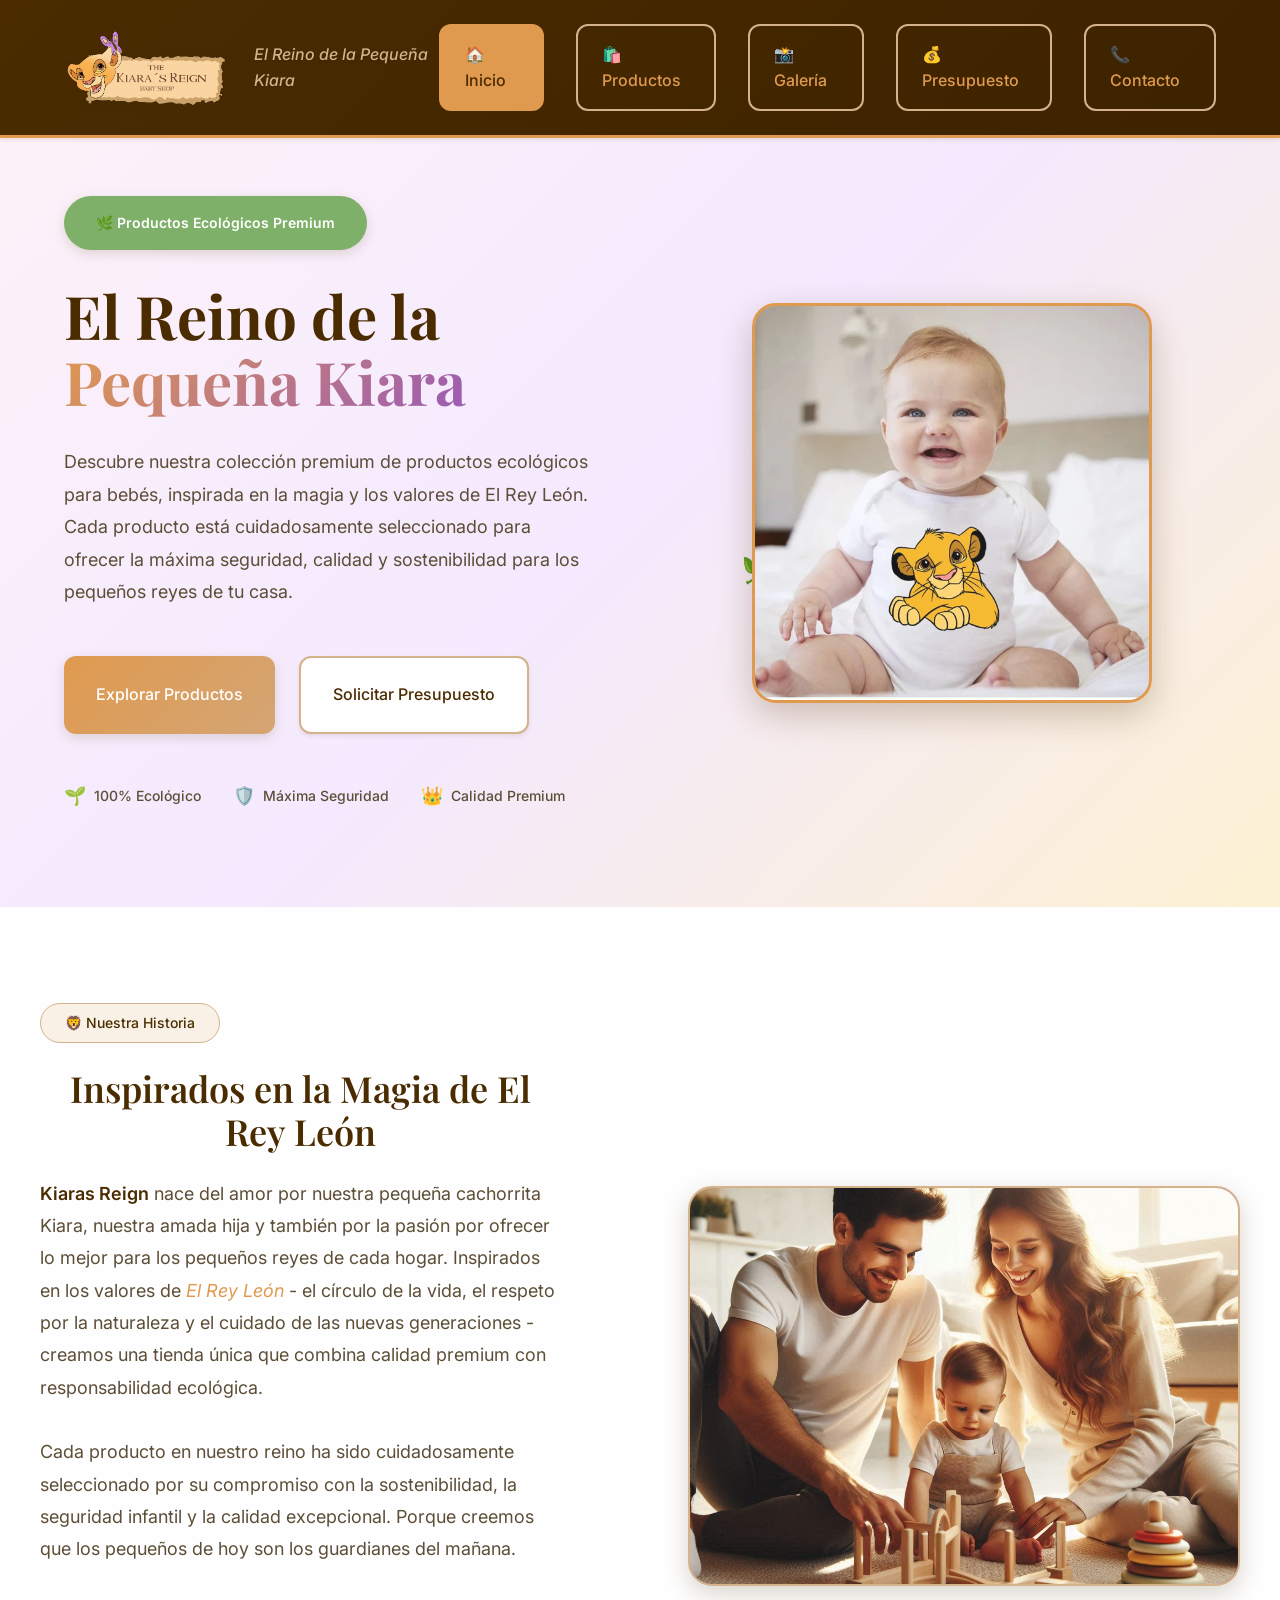
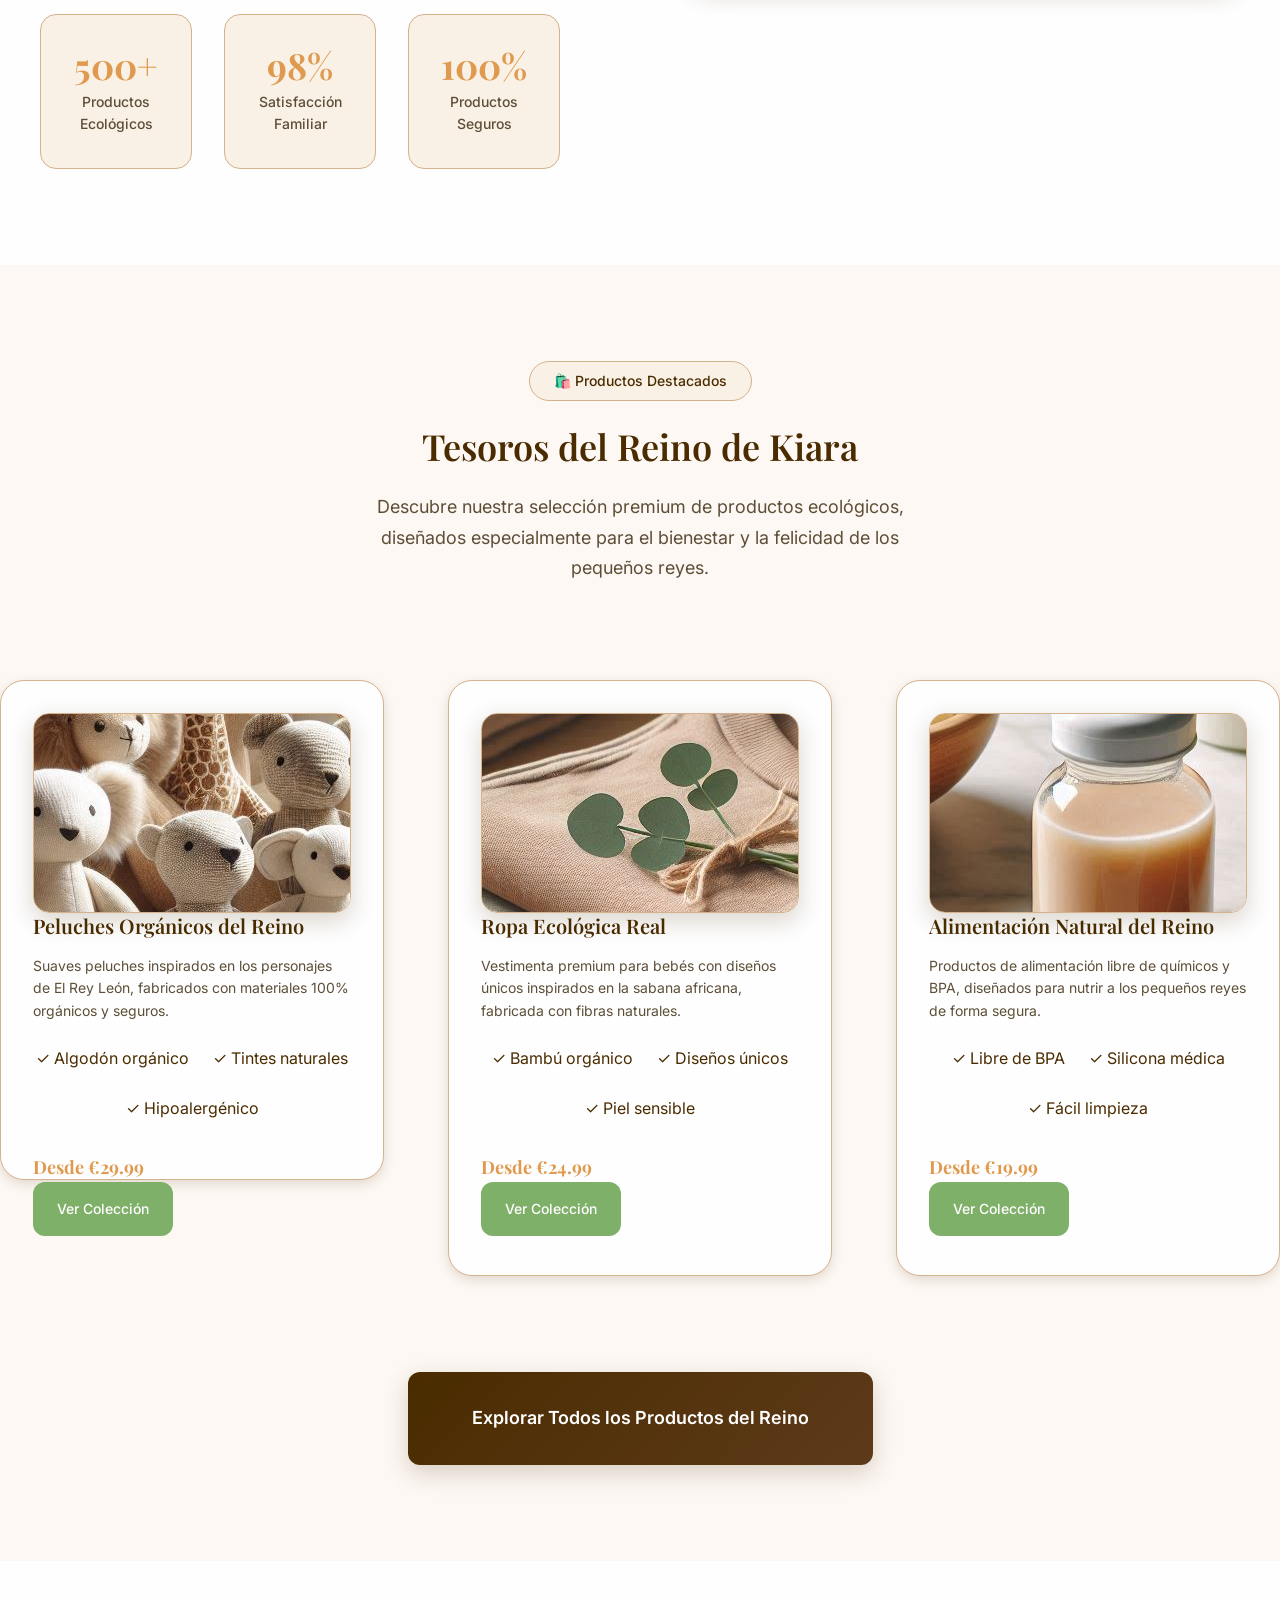
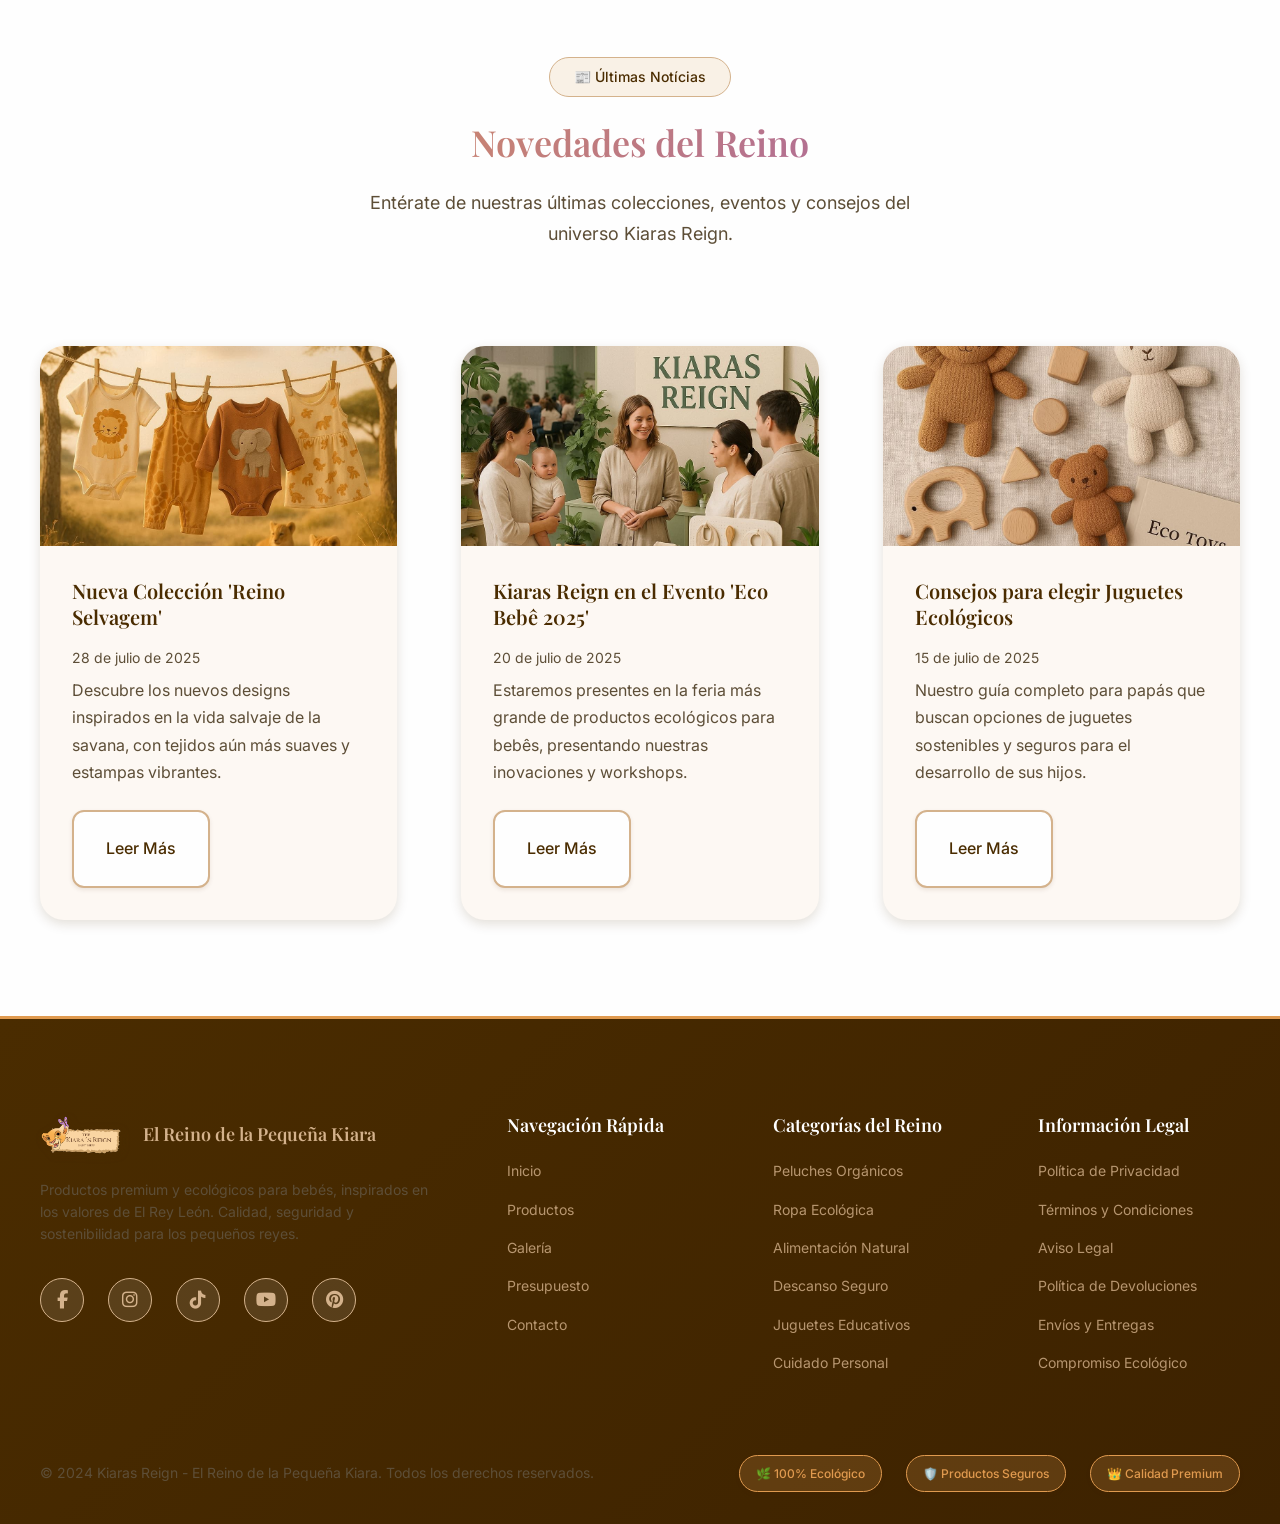
<file: index.html>
<!DOCTYPE html>
<html lang="es">
<head>
    <meta charset="UTF-8">
    <meta name="viewport" content="width=device-width, initial-scale=1.0">
    <title>Kiaras Reign - Tienda Premium de Productos para Bebés | El Reino de la Pequeña Kiara</title>
    <meta name="description" content="Kiaras Reign - Tienda premium de productos ecológicos para bebés inspirada en El Rey León. Calidad, seguridad y sostenibilidad para los pequeños reyes de la casa.">
    <meta name="keywords" content="productos bebés, ecológico, sostenible, Rey León, Kiara, premium, seguridad infantil, productos naturales">
    <meta name="author" content="Kiaras Reign Baby Shop">
    <meta name="robots" content="index, follow">
    
    <!-- Open Graph -->
    <meta property="og:title" content="Kiaras Reign - El Reino de la Pequeña Kiara">
    <meta property="og:description" content="Productos premium y ecológicos para bebés inspirados en El Rey León">
    <meta property="og:type" content="website">
    <meta property="og:url" content="https://kiarasreign.com">
    <meta property="og:image" content="https://kiarasreign.com/images/og-kiara.jpg">
    
    <link rel="canonical" href="https://kiarasreign.com">
    <link rel="stylesheet" href="css/style.css">
    <link rel="preconnect" href="https://fonts.googleapis.com">
    <link rel="preconnect" href="https://fonts.gstatic.com" crossorigin>
    <link href="https://fonts.googleapis.com/css2?family=Playfair+Display:wght@400;600;700&family=Inter:wght@300;400;500;600&display=swap" rel="stylesheet">

    <!-- Iconos -->
     <link rel="stylesheet" href="https://cdnjs.cloudflare.com/ajax/libs/font-awesome/6.5.2/css/all.min.css" integrity="sha512-SnH5WK+bZxgPHs44uWIX+LLJAJ9/2PkPKZ5QiAj6Ta86w+fsb2TkcmfRyVX3pBnMFcV7oQPJkl9QevSCWr3W6A==" crossorigin="anonymous" referrerpolicy="no-referrer" >
</head>
<body>
    <!-- Header Principal -->
    <header class="main-header">
        <nav class="navbar">
            <div class="nav-container">
                <div class="logo">
  <div class="logo-icon">
    <img src="images/logo.png" alt="Kiaras Reign - El Reino de la Pequeña Kiara" width="1241" height="570" class="logo-image"> 
  </div>
  <div class="logo-text">
    <span class="tagline">El Reino de la Pequeña Kiara</span>
  </div>
</div>

                <ul class="nav-menu">
                    <li><a href="index.html" class="nav-link active">🏠 Inicio</a></li>
                    <li><a href="views/productos.html" class="nav-link">🛍️ Productos</a></li>
                    <li><a href="views/galeria.html" class="nav-link">📸 Galería</a></li>   
                    <li><a href="views/presupuesto.html" class="nav-link">💰 Presupuesto</a></li>
                    <li><a href="views/contacto.html" class="nav-link">📞 Contacto</a></li>
                </ul>
                <div class="hamburger">
                    <span></span>
                    <span></span>
                    <span></span>
                </div>
            </div>
        </nav>
    </header>

    <!-- Contenido Principal -->
    <main class="main-content">
        <!-- Sección Hero -->
        <section class="hero-section">
            <div class="hero-container">
                <div class="hero-content">
                    <div class="hero-badge">🌿 Productos Ecológicos Premium</div>
                    <h1 class="hero-title">
                        El Reino de la 
                        <span class="text-gradient">Pequeña Kiara</span>
                    </h1>
                    <p class="hero-description">
                        Descubre nuestra colección premium de productos ecológicos para bebés, 
                        inspirada en la magia y los valores de El Rey León. Cada producto está 
                        cuidadosamente seleccionado para ofrecer la máxima seguridad, calidad 
                        y sostenibilidad para los pequeños reyes de tu casa.
                    </p>
                    <div class="hero-buttons">
                        <a href="productos.html" class="btn btn-primary">
                             Explorar Productos
                        </a>
                        <a href="presupuesto.html" class="btn btn-secondary">
                             Solicitar Presupuesto
                        </a>
                    </div>
                    <div class="hero-features">
                        <div class="feature-item">
                            <span class="feature-icon">🌱</span>
                            <span>100% Ecológico</span>
                        </div>
                        <div class="feature-item">
                            <span class="feature-icon">🛡️</span>
                            <span>Máxima Seguridad</span>
                        </div>
                        <div class="feature-item">
                            <span class="feature-icon">👑</span>
                            <span>Calidad Premium</span>
                        </div>
                    </div>
                </div>
                <div class="hero-visual">
                    <div class="floating-elements">
                        <div class="floating-item crown">👑</div>
                        <div class="floating-item leaf">🌿</div>
                        <div class="floating-item heart">💚</div>
                        <div class="floating-item star">⭐</div>
                    </div>
                    <div class="hero-image-placeholder">
                         <img src="images/kiara.jpg" width="640" height="640" alt="El Reino de Kiara" class="hero-main-image">
                                                        
                        </div>
                    </div>
                </div>
                
        </section>

        <!-- Sección Sobre Nosotros -->
        <section class="about-section">
            <div class="container">
                <div class="about-content">
                    <div class="about-text">
                        <div class="section-badge">🦁 Nuestra Historia</div>
                        <h2 class="section-title">Inspirados en la Magia de El Rey León</h2>
                        <div class="about-description">
                            <p>
                                <strong>Kiaras Reign</strong> nace del amor por nuestra pequeña cachorrita Kiara, nuestra amada hija y también
                                por la pasión por ofrecer lo mejor para los pequeños reyes de cada hogar. 
                                Inspirados en los valores de <em>El Rey León</em> - el círculo de la vida, el respeto por la naturaleza 
                                y el cuidado de las nuevas generaciones - creamos una tienda única que combina calidad premium 
                                con responsabilidad ecológica.
                            </p>
                            <p>
                                Cada producto en nuestro reino ha sido cuidadosamente seleccionado por su compromiso con la 
                                sostenibilidad, la seguridad infantil y la calidad excepcional. Porque creemos que los pequeños 
                                de hoy son los guardianes del mañana.
                            </p>
                        </div>
                        <div class="about-stats">
                            <div class="stat-item">
                                <div class="stat-number">500+</div>
                                <div class="stat-label">Productos Ecológicos</div>
                            </div>
                            <div class="stat-item">
                                <div class="stat-number">98%</div>
                                <div class="stat-label">Satisfacción Familiar</div>
                            </div>
                            <div class="stat-item">
                                <div class="stat-number">100%</div>
                                <div class="stat-label">Productos Seguros</div>
                            </div>
                        </div>
                    </div>
                    <div class="about-image">
                        <div class="image-placeholder">
                            <div class="image-content">
                                <img src="images/familia.jpg" width="1024" height="1024" alt="Familia jugando con Kiaras Reign" class="about-main-image">
                                
                            </div>
                        </div>
                        <div class="image-badges">
                            <div class="badge eco">🌿 Eco-Friendly</div>
                            <div class="badge premium">👑 Premium</div>
                        </div>
                    </div>
                </div>
            </div>
        </section>

        <!-- Sección Productos Destacados -->
        <section class="products-section">
            <div class="container">
                <div class="section-header">
                    <div class="section-badge">🛍️ Productos Destacados</div>
                    <h2 class="section-title">Tesoros del Reino de Kiara</h2>
                    <p class="section-description">
                        Descubre nuestra selección premium de productos ecológicos, diseñados especialmente 
                        para el bienestar y la felicidad de los pequeños reyes.
                    </p>
                </div>
            </div>
            <div class="products-grid home-products-grid">
                <div class="products-grid">
                    <div class="product-card">
                        <div class="product-badge eco">🌿 Ecológico</div>
                        <div class="product-image">
                            <div class="image-placeholder">
                                <div class="image-content">
                                <img src="images/peluche.jpg" width="1024" height="1024" alt="Peluche Orgánico" class="teddy-bear-image">
                                                          
                            </div>
                        </div>
                        <div class="product-info">
                            <h3 class="product-title">Peluches Orgánicos del Reino</h3>
                            <p class="product-description">
                                Suaves peluches inspirados en los personajes de El Rey León, 
                                fabricados con materiales 100% orgánicos y seguros.
                            </p>
                            <div class="product-features">
                                <span class="feature">✓ Algodón orgánico</span>
                                <span class="feature">✓ Tintes naturales</span>
                                <span class="feature">✓ Hipoalergénico</span>
                            </div>
                            <div class="product-price">Desde €29.99</div>
                            <a href="productos.html" class="btn btn-product">Ver Colección</a>
                        </div>
                    </div>
                </div>
                </div>


                    <div class="product-card">
                        <div class="product-badge premium">👑 Premium</div>
                        <div class="product-image">
                            <div class="image-placeholder">
                                <div class="image-content">
                                <img src="images/ropa.jpg" width="1024" height="1024" alt="Ropa Ecológica" class="clothes-image">
                                
                            </div>
                        </div>
                        <div class="product-info">
                            <h3 class="product-title">Ropa Ecológica Real</h3>
                            <p class="product-description">
                                Vestimenta premium para bebés con diseños únicos inspirados 
                                en la sabana africana, fabricada con fibras naturales.
                            </p>
                            <div class="product-features">
                                <span class="feature">✓ Bambú orgánico</span>
                                <span class="feature">✓ Diseños únicos</span>
                                <span class="feature">✓ Piel sensible</span>
                            </div>
                            <div class="product-price">Desde €24.99</div>
                            <a href="productos.html" class="btn btn-product">Ver Colección</a>
                        </div>
                    </div>
                </div>

                    <div class="product-card">
                        <div class="product-badge safe">🛡️ Seguro</div>
                        <div class="product-image">
                            <div class="image-placeholder">
                                <div class="image-content">
                                <img src="images/bodegón.jpg" width="1024" height="1024" alt="Alimentación Natural" class="food-image">
                            </div>
                        </div>
                        <div class="product-info">
                            <h3 class="product-title">Alimentación Natural del Reino</h3>
                            <p class="product-description">
                                Productos de alimentación libre de químicos y BPA, 
                                diseñados para nutrir a los pequeños reyes de forma segura.
                            </p>
                            <div class="product-features">
                                <span class="feature">✓ Libre de BPA</span>
                                <span class="feature">✓ Silicona médica</span>
                                <span class="feature">✓ Fácil limpieza</span>
                            </div>
                            <div class="product-price">Desde €19.99</div>
                            <a href="productos.html" class="btn btn-product">Ver Colección</a>
                        </div>
                    </div>
                    </div>
                </div>
                 <div class="products-cta">
                    <a href="productos.html" class="btn btn-primary-large">
                         Explorar Todos los Productos del Reino
                    </a>
                </div>
            
        </section>
    </main>

    <section class="news-section">
            <div class="container">
                <div class="section-header">
                    <div class="section-badge">📰 Últimas Notícias</div>
                    <h2 class="section-title text-gradient">Novedades del Reino</h2>
                    <p class="section-description">
                        Entérate de nuestras últimas colecciones, eventos y consejos del universo Kiaras Reign.
                    </p>
                </div>
                <div class="news-grid" id="news-container">
                    <!-- Notícias cargadas aqui por JavaScript -->
                </div>
            </div>
        </section>

    <!-- Footer -->
    <footer class="main-footer">
        <div class="container">
            <div class="footer-content">
                <div class="footer-section">
                    <div class="footer-logo">
                        <div class="logo-icon"><img src="images/logo.png" alt="Kiaras Reign" width="1241" height="570" class="footer-logo-image"></div>
                        <div class="logo-text">
                            <span>El Reino de la Pequeña Kiara</span>
                            
                        </div>
                    </div>
                    <p class="footer-description">
                        Productos premium y ecológicos para bebés, inspirados en los valores 
                        de El Rey León. Calidad, seguridad y sostenibilidad para los pequeños reyes.
                    </p>
                    <div class="footer-social">
                         <a href="#" class="social-icon-link" aria-label="Facebook">
                             <i class="fab fa-facebook-f"></i>
                         </a>
                         <a href="#" class="social-icon-link" aria-label="Instagram">
                             <i class="fab fa-instagram"></i>
                         </a>
                         <a href="#" class="social-icon-link" aria-label="TikTok">
                             <i class="fab fa-tiktok"></i>
                         </a>
                         <a href="#" class="social-icon-link" aria-label="YouTube">
                             <i class="fab fa-youtube"></i>
                         </a>
                         <a href="#" class="social-icon-link" aria-label="Pinterest">
                             <i class="fab fa-pinterest"></i>
                         </a>
</div>
                </div>
                
                <div class="footer-section">
                    <h4 class="footer-title">Navegación Rápida</h4>
                    <ul class="footer-links">
                        <li><a href="index.html"> Inicio</a></li>
                        <li><a href="productos.html"> Productos</a></li>
                        <li><a href="views/galeria.html">Galería</a></li>
                        <li><a href="presupuesto.html"> Presupuesto</a></li>
                        <li><a href="contacto.html"> Contacto</a></li>
                    </ul>
                </div>
                
                <div class="footer-section">
                    <h4 class="footer-title">Categorías del Reino</h4>
                    <ul class="footer-links">
                        <li><a href="productos.html"> Peluches Orgánicos</a></li>
                        <li><a href="productos.html"> Ropa Ecológica</a></li>
                        <li><a href="productos.html"> Alimentación Natural</a></li>
                        <li><a href="productos.html"> Descanso Seguro</a></li>
                        <li><a href="productos.html"> Juguetes Educativos</a></li>
                        <li><a href="productos.html"> Cuidado Personal</a></li>
                    </ul>
                </div>
                
                <div class="footer-section">
                    <h4 class="footer-title">Información Legal</h4>
                    <ul class="footer-links">
                        <li><a href="#"> Política de Privacidad</a></li>
                        <li><a href="#"> Términos y Condiciones</a></li>
                        <li><a href="#"> Aviso Legal</a></li>
                        <li><a href="#"> Política de Devoluciones</a></li>
                        <li><a href="#"> Envíos y Entregas</a></li>
                        <li><a href="#"> Compromiso Ecológico</a></li>
                    </ul>
                </div>
            </div>
            
            <div class="footer-bottom">
                <div class="footer-bottom-content">
                    <p>&copy; 2024 Kiaras Reign - El Reino de la Pequeña Kiara. Todos los derechos reservados.</p>
                    <div class="footer-badges">
                        <span class="badge">🌿 100% Ecológico</span>
                        <span class="badge">🛡️ Productos Seguros</span>
                        <span class="badge">👑 Calidad Premium</span>
                    </div>
                </div>
            </div>
        </div>
    </footer>
 <script src="js/script.js"></script>
   
</body>
</html>
</file>
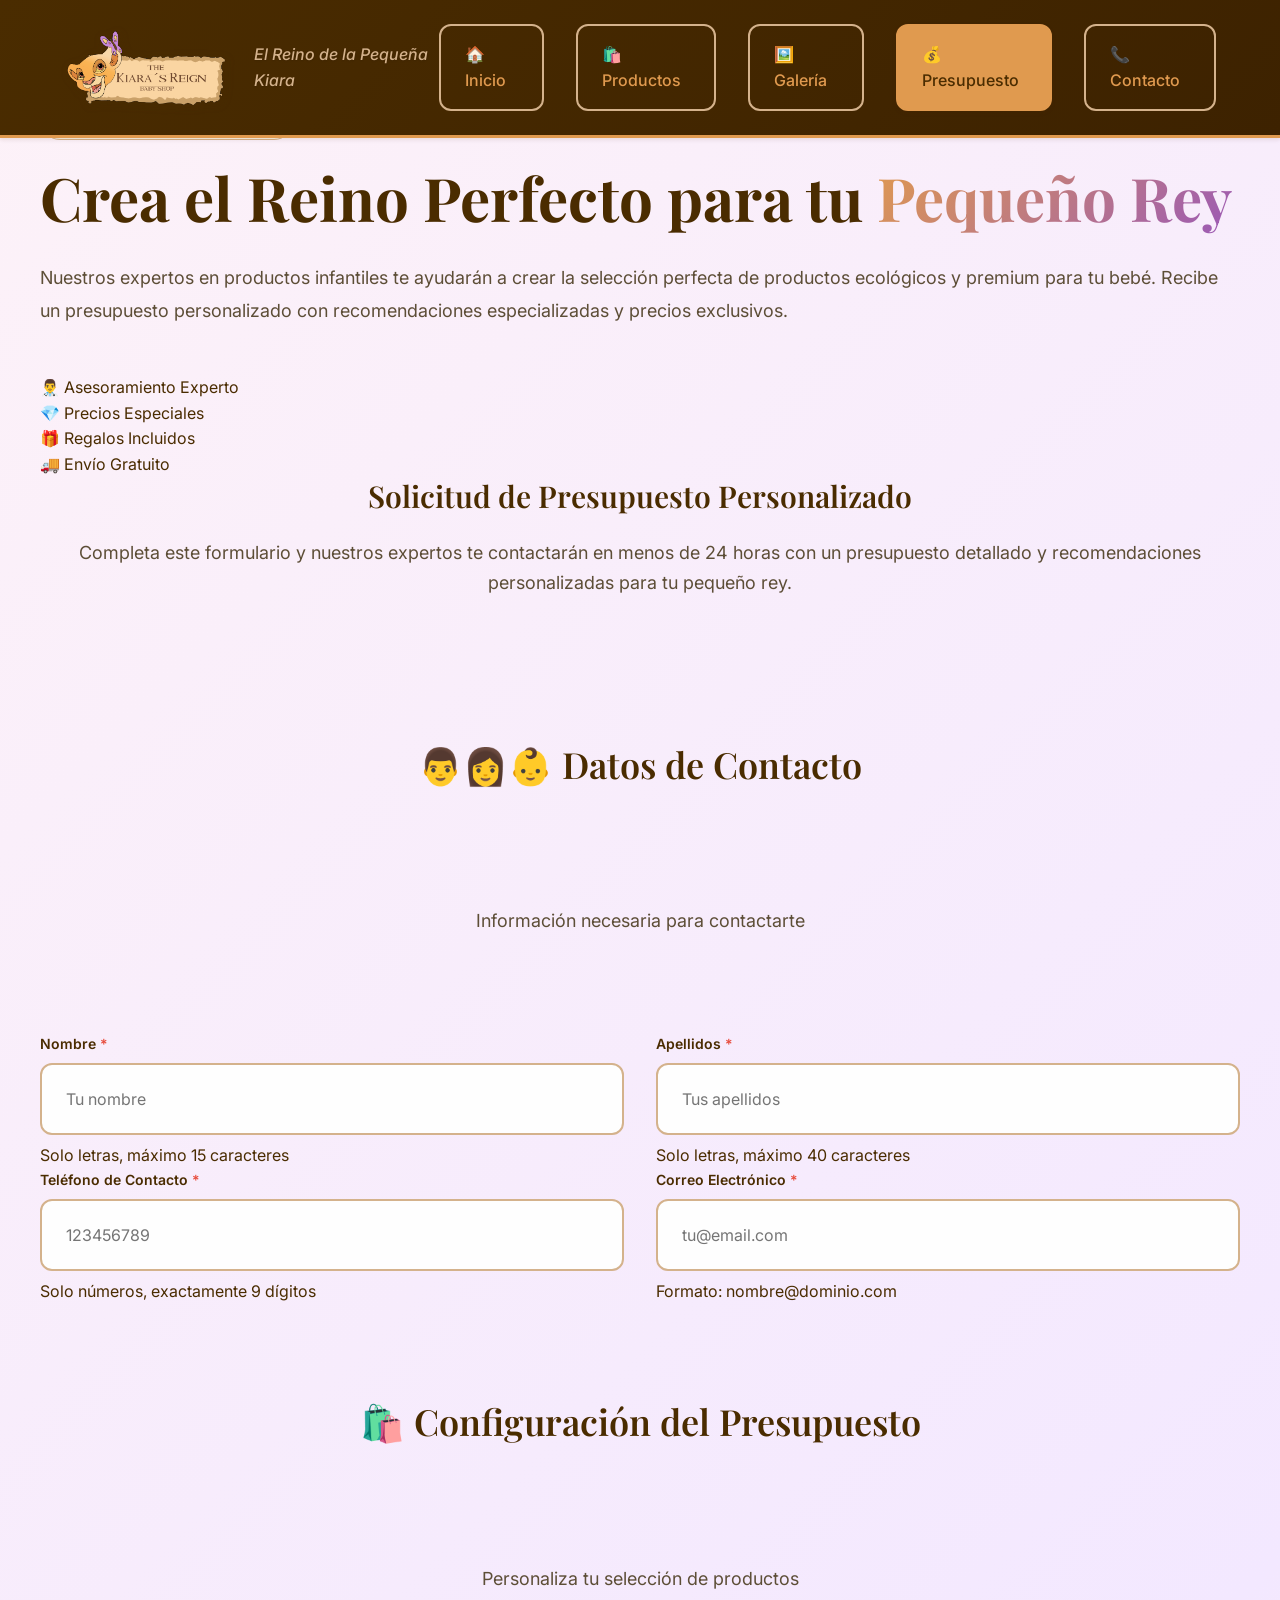
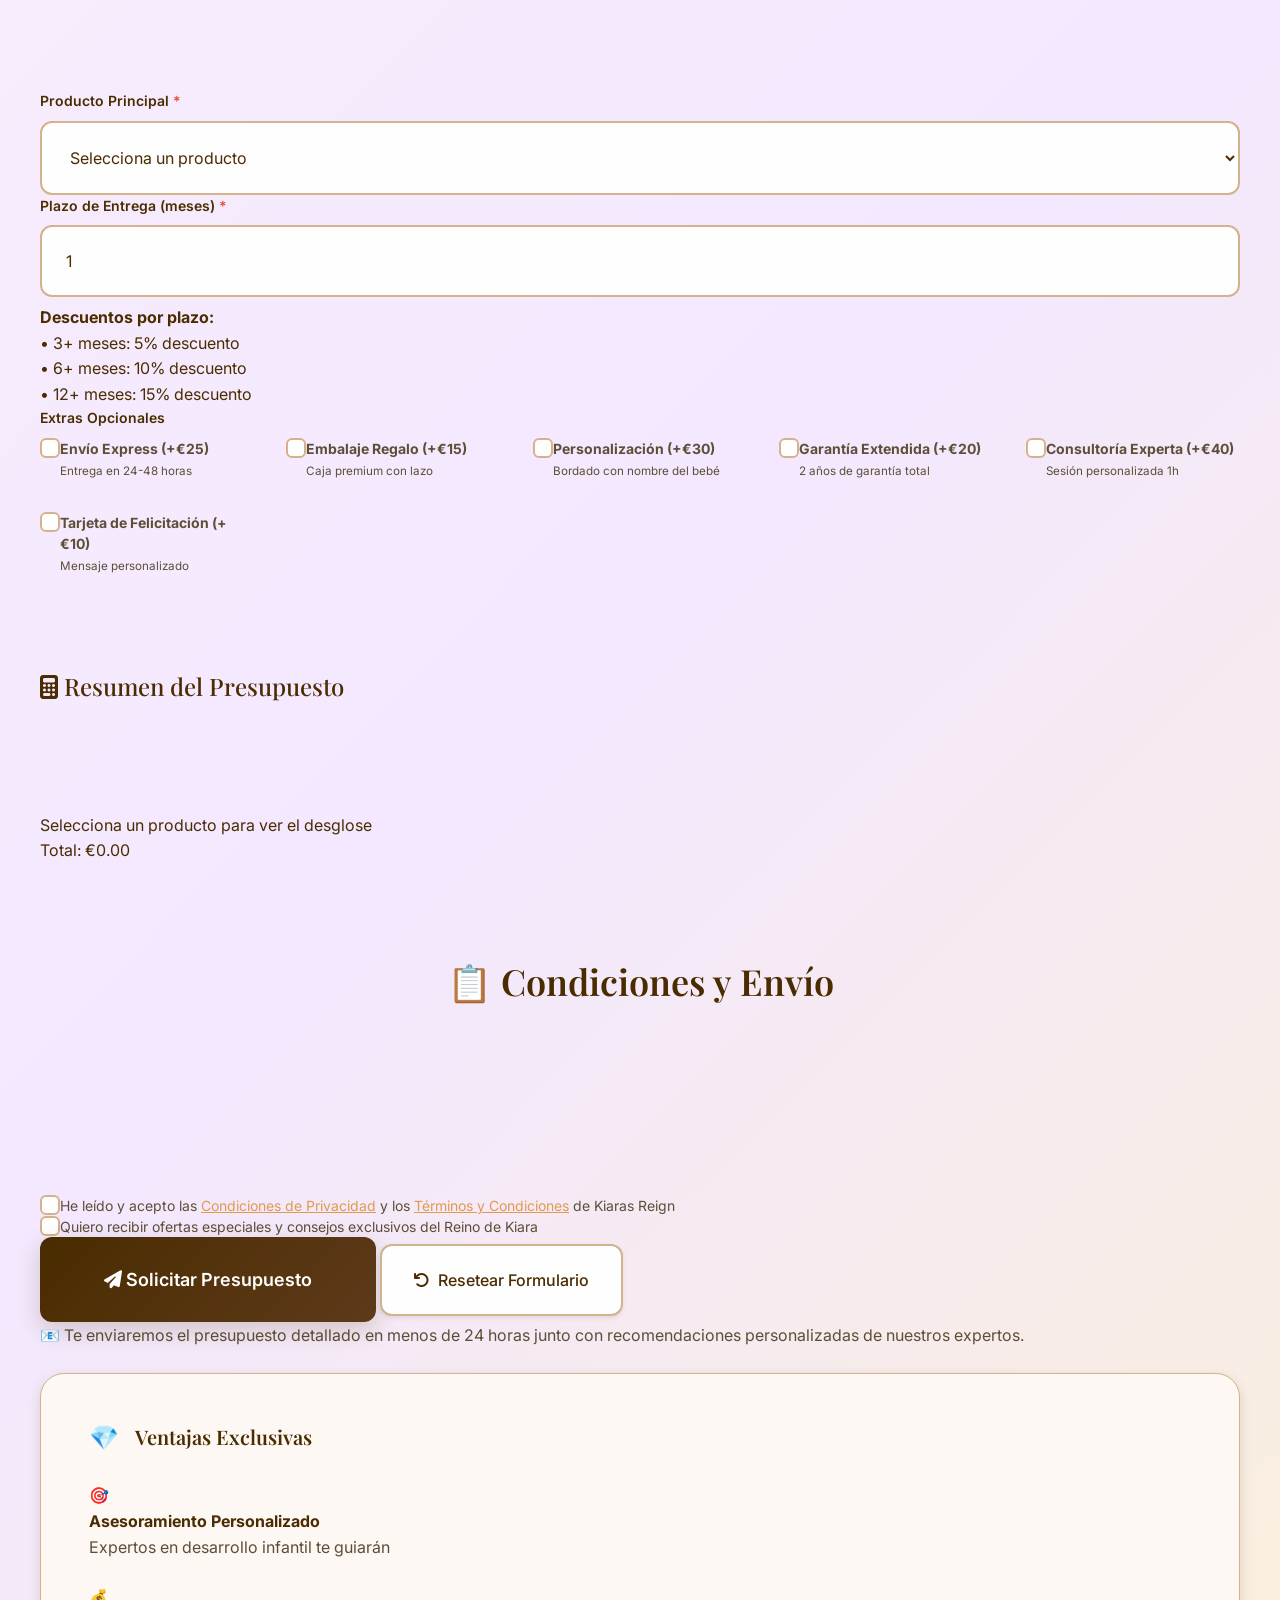
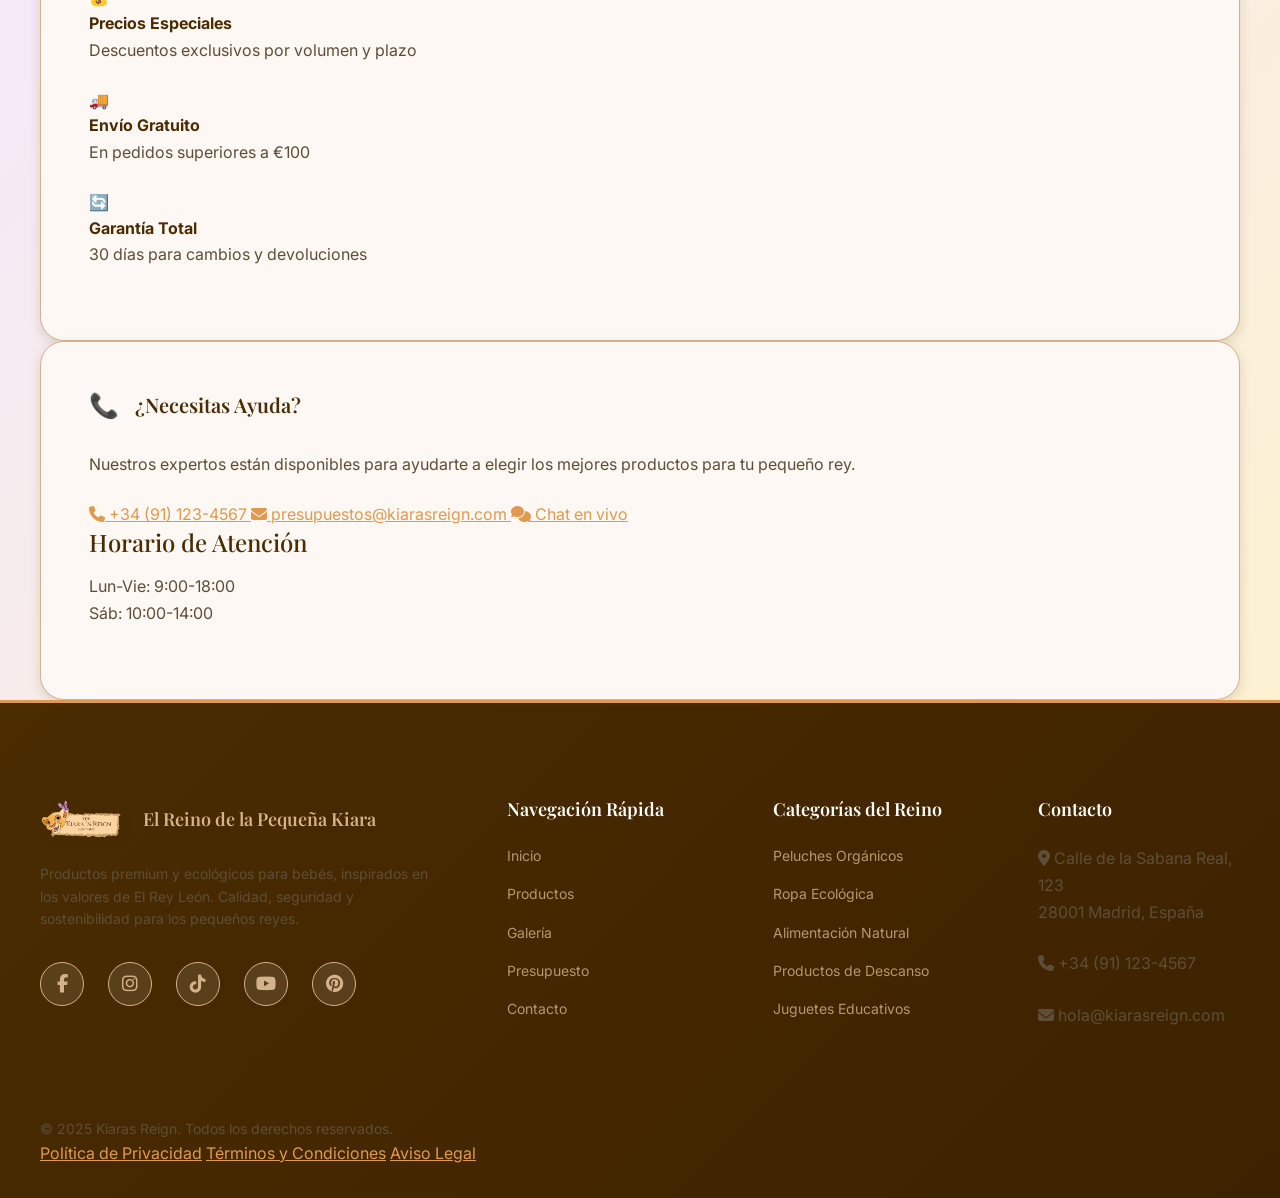
<file: presupuesto.html>
<!DOCTYPE html>
<html lang="es">
<head>
    <meta charset="UTF-8">
    <meta name="viewport" content="width=device-width, initial-scale=1.0">
    <title>Solicitar Presupuesto | Kiaras Reign - Productos Premium para Bebés</title>
    <meta name="description" content="Solicita un presupuesto personalizado para productos premium y ecológicos para bebés. Asesoramiento experto y precios especiales en Kiaras Reign.">
    <meta name="keywords" content="presupuesto bebés, productos ecológicos personalizados, asesoramiento infantil, Rey León, presupuesto personalizado">
    <meta name="author" content="Kiaras Reign Baby Shop">
    <meta name="robots" content="index, follow">
    
    <!-- Open Graph -->
    <meta property="og:title" content="Solicitar Presupuesto | Kiaras Reign">
    <meta property="og:description" content="Obtén un presupuesto personalizado para productos premium y ecológicos para bebés">
    <meta property="og:type" content="website">
    <meta property="og:url" content="https://kiarasreign.com/presupuesto">
    <meta property="og:image" content="https://kiarasreign.com/images/presupuesto-og.jpg">
    
    <link rel="canonical" href="https://kiarasreign.com/presupuesto">
    <link rel="stylesheet" href="css/style.css">
    <link rel="preconnect" href="https://fonts.googleapis.com">
    <link rel="preconnect" href="https://fonts.gstatic.com" crossorigin>
    <link href="https://fonts.googleapis.com/css2?family=Playfair+Display:wght@400;600;700&family=Inter:wght@300;400;500;600&display=swap" rel="stylesheet">

    <link rel="stylesheet" href="https://cdnjs.cloudflare.com/ajax/libs/font-awesome/6.5.2/css/all.min.css" integrity="sha512-SnH5WK+bZxgPHs44uWIX+LLJAJ9/2PkPKZ5QiAj6Ta86w+fsb2TkcmfRyVX3pBnMFcV7oQPJkl9QevSCWr3W6A==" crossorigin="anonymous" referrerpolicy="no-referrer">
</head>
<body>
    <!-- Header Principal -->
    <header class="main-header">
        <nav class="navbar">
            <div class="nav-container">
                <div class="logo">
                    <div class="logo-icon">
                        <img src="images/logo.png" alt="Kiaras Reign - El Reino de la Pequeña Kiara" class="logo-image">
                    </div>
                    <div class="logo-text">
                        <span class="tagline">El Reino de la Pequeña Kiara</span>
                    </div>
                </div>

                <ul class="nav-menu">
                    <li><a href="index.html" class="nav-link">🏠 Inicio</a></li>
                    <li><a href="productos.html" class="nav-link">🛍️ Productos</a></li>
                    <li><a href="galeria.html" class="nav-link">🖼️ Galería</a></li>
                    <li><a href="presupuesto.html" class="nav-link active">💰 Presupuesto</a></li>
                    <li><a href="contacto.html" class="nav-link">📞 Contacto</a></li>
                </ul>

                <div class="hamburger">
                    <span></span>
                    <span></span>
                    <span></span>
                </div>
            </div>
        </nav>
    </header>

    <!-- Contenido Principal -->
    <main class="main-content">
        <!-- Hero de Presupuesto -->
        <section class="budget-hero">
            <div class="container">
                <div class="hero-content">
                    <div class="section-badge">💰 Presupuesto Personalizado</div>
                    <h1 class="hero-title">
                        Crea el Reino Perfecto para tu 
                        <span class="text-gradient">Pequeño Rey</span>
                    </h1>
                    <p class="hero-description">
                        Nuestros expertos en productos infantiles te ayudarán a crear la selección 
                        perfecta de productos ecológicos y premium para tu bebé. Recibe un presupuesto 
                        personalizado con recomendaciones especializadas y precios exclusivos.
                    </p>
                    <div class="hero-benefits">
                        <div class="benefit-item">
                            <span class="benefit-icon">👨‍⚕️</span>
                            <span>Asesoramiento Experto</span>
                        </div>
                        <div class="benefit-item">
                            <span class="benefit-icon">💎</span>
                            <span>Precios Especiales</span>
                        </div>
                        <div class="benefit-item">
                            <span class="benefit-icon">🎁</span>
                            <span>Regalos Incluidos</span>
                        </div>
                        <div class="benefit-item">
                            <span class="benefit-icon">🚚</span>
                            <span>Envío Gratuito</span>
                        </div>
                    </div>
                </div>
            </div>
        </section>

        <!-- Formulario de Presupuesto -->
        <section class="budget-form-section">
            <div class="container">
                <div class="form-layout">
                    <div class="form-container">
                        <div class="form-header">
                            <h2 class="form-title">Solicitud de Presupuesto Personalizado</h2>
                            <p class="form-description">
                                Completa este formulario y nuestros expertos te contactarán en menos de 24 horas 
                                con un presupuesto detallado y recomendaciones personalizadas para tu pequeño rey.
                            </p>
                        </div>

                        <form id="budgetForm" class="budget-form" novalidate>
                            <!-- Datos de Contacto -->
                            <div class="form-section">
                                <div class="section-header">
                                    <h3 class="section-title">
                                        <span class="section-icon">👨‍👩‍👶</span>
                                        Datos de Contacto
                                    </h3>
                                    <p class="section-description">Información necesaria para contactarte</p>
                                </div>
                                
                                <div class="form-row">
                                    <div class="form-group">
                                        <label for="nombre" class="form-label required">Nombre</label>
                                        <input type="text" id="nombre" name="nombre" class="form-input" 
                                               required maxlength="15"
                                               placeholder="Tu nombre"
                                               autocomplete="given-name">
                                        <div class="form-error" id="nombre-error"></div>
                                        <div class="form-help">Solo letras, máximo 15 caracteres</div>
                                    </div>
                                    
                                    <div class="form-group">
                                        <label for="apellidos" class="form-label required">Apellidos</label>
                                        <input type="text" id="apellidos" name="apellidos" class="form-input" 
                                               required maxlength="40"
                                               placeholder="Tus apellidos"
                                               autocomplete="family-name">
                                        <div class="form-error" id="apellidos-error"></div>
                                        <div class="form-help">Solo letras, máximo 40 caracteres</div>
                                    </div>
                                </div>

                                <div class="form-row">
                                    <div class="form-group">
                                        <label for="telefono" class="form-label required">Teléfono de Contacto</label>
                                        <input type="tel" id="telefono" name="telefono" class="form-input" 
                                               required maxlength="9"
                                               placeholder="123456789"
                                               autocomplete="tel">
                                        <div class="form-error" id="telefono-error"></div>
                                        <div class="form-help">Solo números, exactamente 9 dígitos</div>
                                    </div>
                                    
                                    <div class="form-group">
                                        <label for="email" class="form-label required">Correo Electrónico</label>
                                        <input type="email" id="email" name="email" class="form-input" 
                                               required 
                                               placeholder="tu@email.com"
                                               autocomplete="email">
                                        <div class="form-error" id="email-error"></div>
                                        <div class="form-help">Formato: nombre@dominio.com</div>
                                    </div>
                                </div>
                            </div>

                            <!-- Selección de Productos y Presupuesto -->
                            <div class="form-section">
                                <div class="section-header">
                                    <h3 class="section-title">
                                        <span class="section-icon">🛍️</span>
                                        Configuración del Presupuesto
                                    </h3>
                                    <p class="section-description">Personaliza tu selección de productos</p>
                                </div>
                                
                                <!-- Selección de Producto -->
                                <div class="form-group">
                                    <label for="producto" class="form-label required">Producto Principal</label>
                                    <select id="producto" name="producto" class="form-select" required>
                                        <option value="">Selecciona un producto</option>
                                        <option value="150">Pack Recién Nacido Premium - €150.00</option>
                                        <option value="200">Pack Bebé Explorador - €200.00</option>
                                        <option value="300">Pack Reino Completo - €300.00</option>
                                        <option value="120">Colección Peluches Orgánicos - €120.00</option>
                                        <option value="180">Colección Ropa Ecológica - €180.00</option>
                                        <option value="90">Kit Alimentación Natural - €90.00</option>
                                    </select>
                                    <div class="form-error" id="producto-error"></div>
                                </div>

                                <!-- Plazo de Entrega -->
                                <div class="form-group">
                                    <label for="plazo" class="form-label required">Plazo de Entrega (meses)</label>
                                    <input type="number" id="plazo" name="plazo" class="form-input" 
                                           required min="1" max="24" value="1"
                                           placeholder="Número de meses">
                                    <div class="form-error" id="plazo-error"></div>
                                    <div class="form-help">
                                        <strong>Descuentos por plazo:</strong><br>
                                        • 3+ meses: 5% descuento<br>
                                        • 6+ meses: 10% descuento<br>
                                        • 12+ meses: 15% descuento
                                    </div>
                                </div>

                                <!-- Extras -->
                                <div class="form-group">
                                    <label class="form-label">Extras Opcionales</label>
                                    <div class="checkbox-grid">
                                        <label class="checkbox-container">
                                            <input type="checkbox" name="extras[]" value="25">
                                            <span class="checkmark"></span>
                                            <span class="checkbox-text">
                                                <strong>Envío Express (+€25)</strong><br>
                                                <small>Entrega en 24-48 horas</small>
                                            </span>
                                        </label>
                                        
                                        <label class="checkbox-container">
                                            <input type="checkbox" name="extras[]" value="15">
                                            <span class="checkmark"></span>
                                            <span class="checkbox-text">
                                                <strong>Embalaje Regalo (+€15)</strong><br>
                                                <small>Caja premium con lazo</small>
                                            </span>
                                        </label>
                                        
                                        <label class="checkbox-container">
                                            <input type="checkbox" name="extras[]" value="30">
                                            <span class="checkmark"></span>
                                            <span class="checkbox-text">
                                                <strong>Personalización (+€30)</strong><br>
                                                <small>Bordado con nombre del bebé</small>
                                            </span>
                                        </label>
                                        
                                        <label class="checkbox-container">
                                            <input type="checkbox" name="extras[]" value="20">
                                            <span class="checkmark"></span>
                                            <span class="checkbox-text">
                                                <strong>Garantía Extendida (+€20)</strong><br>
                                                <small>2 años de garantía total</small>
                                            </span>
                                        </label>
                                        
                                        <label class="checkbox-container">
                                            <input type="checkbox" name="extras[]" value="40">
                                            <span class="checkmark"></span>
                                            <span class="checkbox-text">
                                                <strong>Consultoría Experta (+€40)</strong><br>
                                                <small>Sesión personalizada 1h</small>
                                            </span>
                                        </label>
                                        
                                        <label class="checkbox-container">
                                            <input type="checkbox" name="extras[]" value="10">
                                            <span class="checkmark"></span>
                                            <span class="checkbox-text">
                                                <strong>Tarjeta de Felicitación (+€10)</strong><br>
                                                <small>Mensaje personalizado</small>
                                            </span>
                                        </label>
                                    </div>
                                </div>

                                <!-- Resumen del Presupuesto -->
                                <div class="budget-summary">
                                    <h4 class="summary-title">
                                        <i class="fas fa-calculator"></i>
                                        Resumen del Presupuesto
                                    </h4>
                                    <div class="summary-content">
                                        <div id="presupuesto-desglose" class="budget-breakdown">
                                            <div class="breakdown-item">
                                                <span>Selecciona un producto para ver el desglose</span>
                                            </div>
                                        </div>
                                        <div class="budget-total">
                                            <span class="total-label">Total:</span>
                                            <span id="presupuesto-total" class="total-amount">€0.00</span>
                                        </div>
                                    </div>
                                </div>
                            </div>

                            <!-- Condiciones y Envío -->
                            <div class="form-section">
                                <div class="section-header">
                                    <h3 class="section-title">
                                        <span class="section-icon">📋</span>
                                        Condiciones y Envío
                                    </h3>
                                </div>

                                <div class="form-group">
                                    <label class="checkbox-container required">
                                        <input type="checkbox" id="condiciones" name="condiciones" value="si" required>
                                        <span class="checkmark"></span>
                                        <span class="checkbox-text">
                                            He leído y acepto las <a href="#" class="link">Condiciones de Privacidad</a> 
                                            y los <a href="#" class="link">Términos y Condiciones</a> de Kiaras Reign
                                        </span>
                                    </label>
                                    <div class="form-error" id="condiciones-error"></div>
                                </div>

                                <div class="form-group">
                                    <label class="checkbox-container">
                                        <input type="checkbox" id="newsletter" name="newsletter" value="si">
                                        <span class="checkmark"></span>
                                        <span class="checkbox-text">
                                            Quiero recibir ofertas especiales y consejos exclusivos del Reino de Kiara
                                        </span>
                                    </label>
                                </div>

                                <div class="form-actions">
                                    <button type="submit" class="btn btn-primary-large" id="submit-btn">
                                        <span class="btn-text">
                                            <i class="fas fa-paper-plane"></i>
                                            Solicitar Presupuesto
                                        </span>
                                        <span class="btn-loading" style="display: none;">
                                            <span class="spinner"></span>
                                            Enviando...
                                        </span>
                                    </button>
                                    
                                    <button type="button" class="btn btn-secondary" id="reset-budget">
                                        <i class="fas fa-undo"></i>
                                        Resetear Formulario
                                    </button>
                                </div>

                                <p class="form-note">
                                    📧 Te enviaremos el presupuesto detallado en menos de 24 horas junto con 
                                    recomendaciones personalizadas de nuestros expertos.
                                </p>
                            </div>
                        </form>
                    </div>

                    <!-- Panel de Información -->
                    <div class="info-panel">
                        <div class="info-card">
                            <div class="card-header">
                                <h3 class="card-title">
                                    <span class="card-icon">💎</span>
                                    Ventajas Exclusivas
                                </h3>
                            </div>
                            <div class="card-content">
                                <div class="advantage-item">
                                    <div class="advantage-icon">🎯</div>
                                    <div class="advantage-text">
                                        <strong>Asesoramiento Personalizado</strong>
                                        <p>Expertos en desarrollo infantil te guiarán</p>
                                    </div>
                                </div>
                                
                                <div class="advantage-item">
                                    <div class="advantage-icon">💰</div>
                                    <div class="advantage-text">
                                        <strong>Precios Especiales</strong>
                                        <p>Descuentos exclusivos por volumen y plazo</p>
                                    </div>
                                </div>
                                
                                <div class="advantage-item">
                                    <div class="advantage-icon">🚚</div>
                                    <div class="advantage-text">
                                        <strong>Envío Gratuito</strong>
                                        <p>En pedidos superiores a €100</p>
                                    </div>
                                </div>
                                
                                <div class="advantage-item">
                                    <div class="advantage-icon">🔄</div>
                                    <div class="advantage-text">
                                        <strong>Garantía Total</strong>
                                        <p>30 días para cambios y devoluciones</p>
                                    </div>
                                </div>
                            </div>
                        </div>

                        <div class="info-card">
                            <div class="card-header">
                                <h3 class="card-title">
                                    <span class="card-icon">📞</span>
                                    ¿Necesitas Ayuda?
                                </h3>
                            </div>
                            <div class="card-content">
                                <p>Nuestros expertos están disponibles para ayudarte a elegir los mejores productos para tu pequeño rey.</p>
                                
                                <div class="contact-options">
                                    <a href="tel:+34911234567" class="contact-option">
                                        <i class="fas fa-phone"></i>
                                        <span>+34 (91) 123-4567</span>
                                    </a>
                                    
                                    <a href="mailto:presupuestos@kiarasreign.com" class="contact-option">
                                        <i class="fas fa-envelope"></i>
                                        <span>presupuestos@kiarasreign.com</span>
                                    </a>
                                    
                                    <a href="contacto.html" class="contact-option">
                                        <i class="fas fa-comments"></i>
                                        <span>Chat en vivo</span>
                                    </a>
                                </div>
                                
                                <div class="schedule-info">
                                    <h4>Horario de Atención</h4>
                                    <p>Lun-Vie: 9:00-18:00<br>Sáb: 10:00-14:00</p>
                                </div>
                            </div>
                        </div>
                    </div>
                </div>
            </div>
        </section>
    </main>

    <!-- Footer -->
    <footer class="main-footer">
        <div class="container">
            <div class="footer-content">
                <div class="footer-section">
                    <div class="footer-logo">
                        <div class="logo-icon">
                            <img src="images/logo.png" alt="Kiaras Reign" class="footer-logo-image">
                        </div>
                        <div class="logo-text">
                            <span>El Reino de la Pequeña Kiara</span>
                        </div>
                    </div>
                    <p class="footer-description">
                        Productos premium y ecológicos para bebés, inspirados en los valores 
                        de El Rey León. Calidad, seguridad y sostenibilidad para los pequeños reyes.
                    </p>
                    <div class="footer-social">
                        <a href="#" class="social-icon-link" aria-label="Facebook">
                            <i class="fab fa-facebook-f"></i>
                        </a>
                        <a href="#" class="social-icon-link" aria-label="Instagram">
                            <i class="fab fa-instagram"></i>
                        </a>
                        <a href="#" class="social-icon-link" aria-label="TikTok">
                            <i class="fab fa-tiktok"></i>
                        </a>
                        <a href="#" class="social-icon-link" aria-label="YouTube">
                            <i class="fab fa-youtube"></i>
                        </a>
                        <a href="#" class="social-icon-link" aria-label="Pinterest">
                            <i class="fab fa-pinterest"></i>
                        </a>
                    </div>
                </div>
                
                <div class="footer-section">
                    <h4 class="footer-title">Navegación Rápida</h4>
                    <ul class="footer-links">
                        <li><a href="index.html">Inicio</a></li>
                        <li><a href="productos.html">Productos</a></li>
                        <li><a href="galeria.html">Galería</a></li>
                        <li><a href="presupuesto.html">Presupuesto</a></li>
                        <li><a href="contacto.html">Contacto</a></li>
                    </ul>
                </div>
                
                <div class="footer-section">
                    <h4 class="footer-title">Categorías del Reino</h4>
                    <ul class="footer-links">
                        <li><a href="productos.html#peluches">Peluches Orgánicos</a></li>
                        <li><a href="productos.html#ropa">Ropa Ecológica</a></li>
                        <li><a href="productos.html#alimentacion">Alimentación Natural</a></li>
                        <li><a href="productos.html#descanso">Productos de Descanso</a></li>
                        <li><a href="productos.html#juguetes">Juguetes Educativos</a></li>
                    </ul>
                </div>
                
                <div class="footer-section">
                    <h4 class="footer-title">Contacto</h4>
                    <div class="footer-contact">
                        <p><i class="fas fa-map-marker-alt"></i> Calle de la Sabana Real, 123<br>28001 Madrid, España</p>
                        <p><i class="fas fa-phone"></i> +34 (91) 123-4567</p>
                        <p><i class="fas fa-envelope"></i> hola@kiarasreign.com</p>
                    </div>
                </div>
            </div>
            
            <div class="footer-bottom">
                <div class="footer-legal">
                    <p>&copy; 2025 Kiaras Reign. Todos los derechos reservados.</p>
                    <div class="legal-links">
                        <a href="#">Política de Privacidad</a>
                        <a href="#">Términos y Condiciones</a>
                        <a href="#">Aviso Legal</a>
                    </div>
                </div>
            </div>
        </div>
    </footer>

    <!-- Scripts -->
    <script src="js/main.js"></script>
    <script src="js/budget.js"></script>
</body>
</html>
</file>
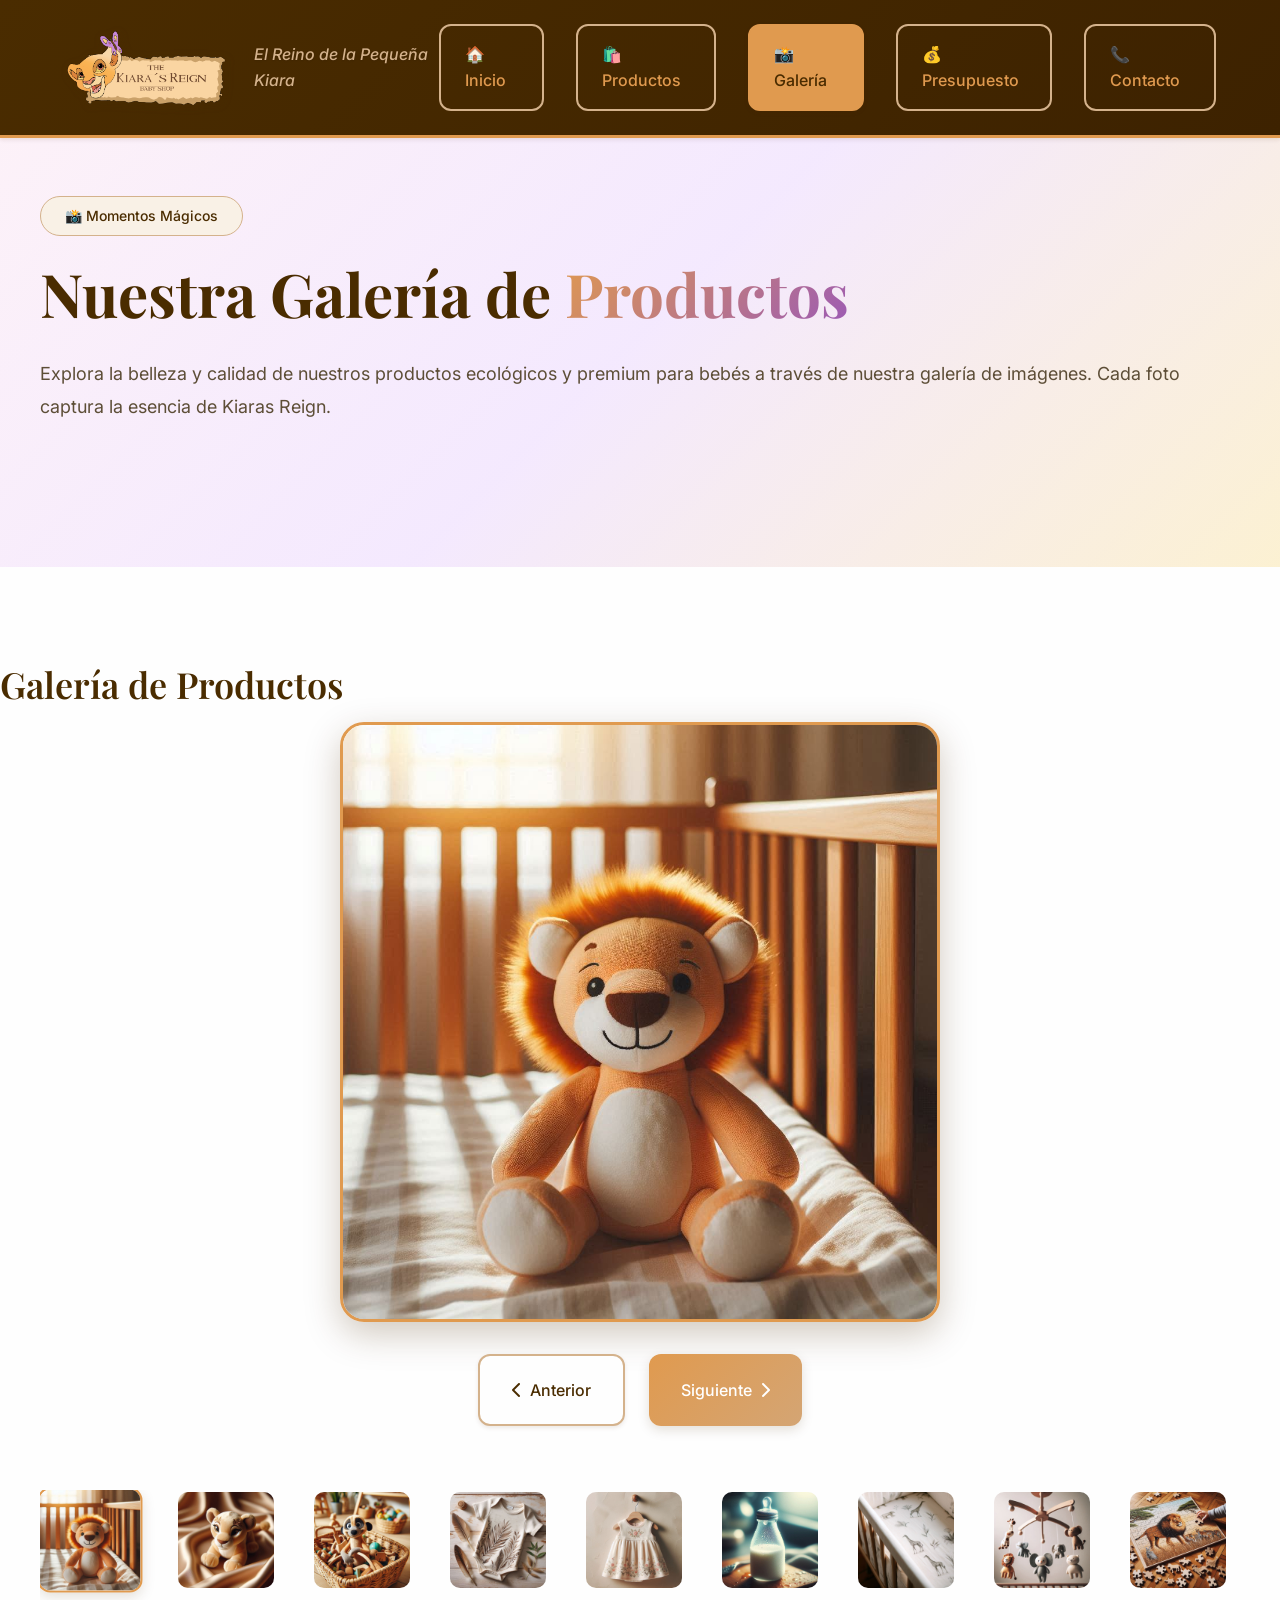
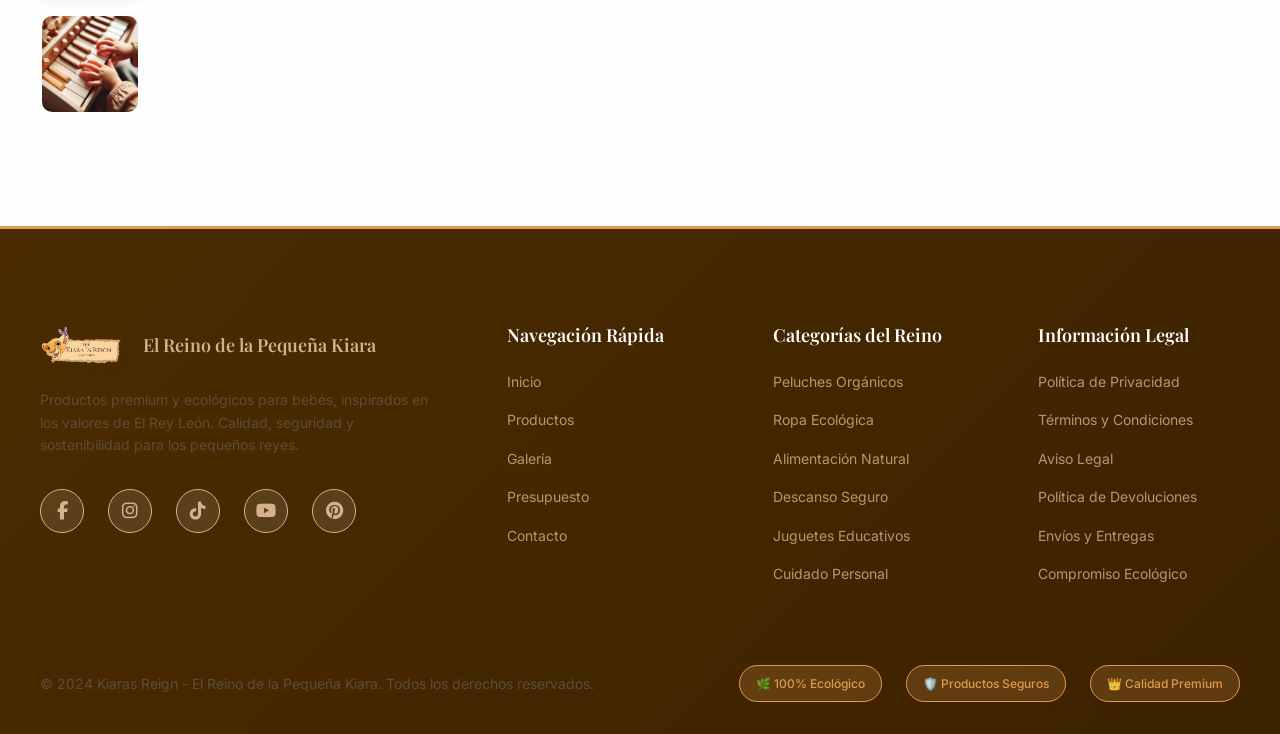
<file: views/galeria.html>
<!DOCTYPE html>
<html lang="es">
<head>
    <meta charset="UTF-8">
    <meta name="viewport" content="width=device-width, initial-scale=1.0">
    <title>Galeria | Kiaras Reign - Tu Reino de Productos Premium para Bebés</title>
    <meta name="description" content="Explora nuestra galería de imágenes de productos ecológicos y premium para bebés. Inspiración y calidad en cada detalle.">
    <meta name="keywords" content="galeria bebés, fotos productos ecológicos, imágenes Rey León, Kiaras Reign, productos premium">
    <meta name="author" content="Kiaras Reign Baby Shop">
    <meta name="robots" content="index, follow">
    
    <!-- Open Graph -->
    <meta property="og:title" content="Galeria | Kiaras Reign">
    <meta property="og:description" content="Explora nuestra galería de productos premium y ecológicos para bebés">
    <meta property="og:type" content="website">
    <meta property="og:url" content="https://kiarasreign.com/galeria">
    <meta property="og:image" content="https://kiarasreign.com/images/galeria-og.jpg">
    
    <link rel="canonical" href="https://kiarasreign.com/galeria">
    <link rel="stylesheet" href="../css/style.css">
    <link rel="preconnect" href="https://fonts.googleapis.com">
    <link rel="preconnect" href="https://fonts.gstatic.com" crossorigin>
    <link href="https://fonts.googleapis.com/css2?family=Playfair+Display:wght@400;600;700&family=Inter:wght@300;400;500;600&display=swap" rel="stylesheet">

    <!-- Iconos -->
    <link rel="stylesheet" href="https://cdnjs.cloudflare.com/ajax/libs/font-awesome/6.5.2/css/all.min.css" integrity="sha512-SnH5WK+bZxgPHs44uWIX+LLJAJ9/2PkPKZ5QiAj6Ta86w+fsb2TkcmfRyVX3pBnMFcV7oQPJkl9QevSCWr3W6A==" crossorigin="anonymous" referrerpolicy="no-referrer" >
</head>
<body>
    <!-- Header Principal -->
    <header class="main-header">
        <nav class="navbar">
            <div class="nav-container">
                <div class="logo">
                    <div class="logo-icon">
                        <img src="../images/logo.png" width="1241" height="570" alt="Kiaras Reign - El Reino de la Pequeña Kiara" class="logo-image">
                    </div>
                    <div class="logo-text">
                        <span class="tagline">El Reino de la Pequeña Kiara</span>
                    </div>
                </div>

                <ul class="nav-menu">
                    <li><a href="../index.html" class="nav-link">🏠 Inicio</a></li>
                    <li><a href="productos.html" class="nav-link">🛍️ Productos</a></li>
                    <li><a href="galeria.html" class="nav-link active">📸 Galería</a></li>
                    <li><a href="presupuesto.html" class="nav-link">💰 Presupuesto</a></li>
                    <li><a href="contacto.html" class="nav-link">📞 Contacto</a></li>
                </ul>
                <div class="hamburger">
                    <span></span>
                    <span></span>
                    <span></span>
                </div>
            </div>
        </nav>
    </header>

    <!-- Contenido Principal -->
    <main class="main-content">
        <!-- Hero de Galería -->
        <section class="gallery-hero">
            <div class="container">
                <div class="hero-content">
                    <div class="section-badge">📸 Momentos Mágicos</div>
                    <h1 class="hero-title">
                        Nuestra Galería de 
                        <span class="text-gradient">Productos</span>
                    </h1>
                    <p class="hero-description">
                        Explora la belleza y calidad de nuestros productos ecológicos y premium para bebés a través de nuestra galería de imágenes. Cada foto captura la esencia de Kiaras Reign.
                    </p>
                </div>
            </div>
        </section>

        <!-- Sección de Galería Principal -->
        <section class="gallery-main-section">

            <h2>Galería de Productos</h2>
            <div class="container">
                <div class="gallery-display">
                    <img id="main-gallery-image" src="#" alt="Imagen de la Galería" class="main-gallery-image">
                 
                    <div class="gallery-controls">
                        <button id="prev-btn" class="btn btn-secondary"><i class="fas fa-chevron-left"></i> Anterior</button>
                        <button id="next-btn" class="btn btn-primary">Siguiente <i class="fas fa-chevron-right"></i></button>
                    </div>
                </div>
                <div class="thumbnail-grid" id="thumbnail-grid">
                    <!-- Miniaturas de la galería se cargarán aquí -->
                </div>
            </div>
        </section>
    </main>

    <!-- Footer -->
    <footer class="main-footer">
        <div class="container">
            <div class="footer-content">
                <div class="footer-section">
                    <div class="footer-logo">
                        <div class="logo-icon"><img src="../images/logo.png" width="1241" height="570" alt="Kiaras Reign" class="footer-logo-image"></div>
                        <div class="logo-text">
                            <span>El Reino de la Pequeña Kiara</span>
                            
                        </div>
                    </div>
                    <p class="footer-description">
                        Productos premium y ecológicos para bebés, inspirados en los valores 
                        de El Rey León. Calidad, seguridad y sostenibilidad para los pequeños reyes.
                    </p>
                    <div class="footer-social">
                         <a href="#" class="social-icon-link" aria-label="Facebook">
                             <i class="fab fa-facebook-f"></i>
                         </a>
                         <a href="#" class="social-icon-link" aria-label="Instagram">
                             <i class="fab fa-instagram"></i>
                         </a>
                         <a href="#" class="social-icon-link" aria-label="TikTok">
                             <i class="fab fa-tiktok"></i>
                         </a>
                         <a href="#" class="social-icon-link" aria-label="YouTube">
                             <i class="fab fa-youtube"></i>
                         </a>
                         <a href="#" class="social-icon-link" aria-label="Pinterest">
                             <i class="fab fa-pinterest"></i>
                         </a>
</div>
                </div>
                
                <div class="footer-section">
                    <h4 class="footer-title">Navegación Rápida</h4>
                    <ul class="footer-links">
                        <li><a href="index.html"> Inicio</a></li>
                        <li><a href="productos.html"> Productos</a></li>
                        <li><a href="galeria.html">Galería</a></li> 
                        <li><a href="presupuesto.html"> Presupuesto</a></li>
                        <li><a href="contacto.html"> Contacto</a></li>
                    </ul>
                </div>
                
                <div class="footer-section">
                    <h4 class="footer-title">Categorías del Reino</h4>
                    <ul class="footer-links">
                        <li><a href="productos.html"> Peluches Orgánicos</a></li>
                        <li><a href="productos.html"> Ropa Ecológica</a></li>
                        <li><a href="productos.html"> Alimentación Natural</a></li>
                        <li><a href="productos.html"> Descanso Seguro</a></li>
                        <li><a href="productos.html"> Juguetes Educativos</a></li>
                        <li><a href="productos.html"> Cuidado Personal</a></li>
                    </ul>
                </div>
                
                <div class="footer-section">
                    <h4 class="footer-title">Información Legal</h4>
                    <ul class="footer-links">
                        <li><a href="#"> Política de Privacidad</a></li>
                        <li><a href="#"> Términos y Condiciones</a></li>
                        <li><a href="#"> Aviso Legal</a></li>
                        <li><a href="#"> Política de Devoluciones</a></li>
                        <li><a href="#"> Envíos y Entregas</a></li>
                        <li><a href="#"> Compromiso Ecológico</a></li>
                    </ul>
                </div>
            </div>
            
            <div class="footer-bottom">
                <div class="footer-bottom-content">
                    <p>&copy; 2024 Kiaras Reign - El Reino de la Pequeña Kiara. Todos los derechos reservados.</p>
                    <div class="footer-badges">
                        <span class="badge">🌿 100% Ecológico</span>
                        <span class="badge">🛡️ Productos Seguros</span>
                        <span class="badge">👑 Calidad Premium</span>
                    </div>
                </div>
            </div>
        </div>
    </footer>

    <script src="../js/script.js"></script>
</body>
</html>
</file>
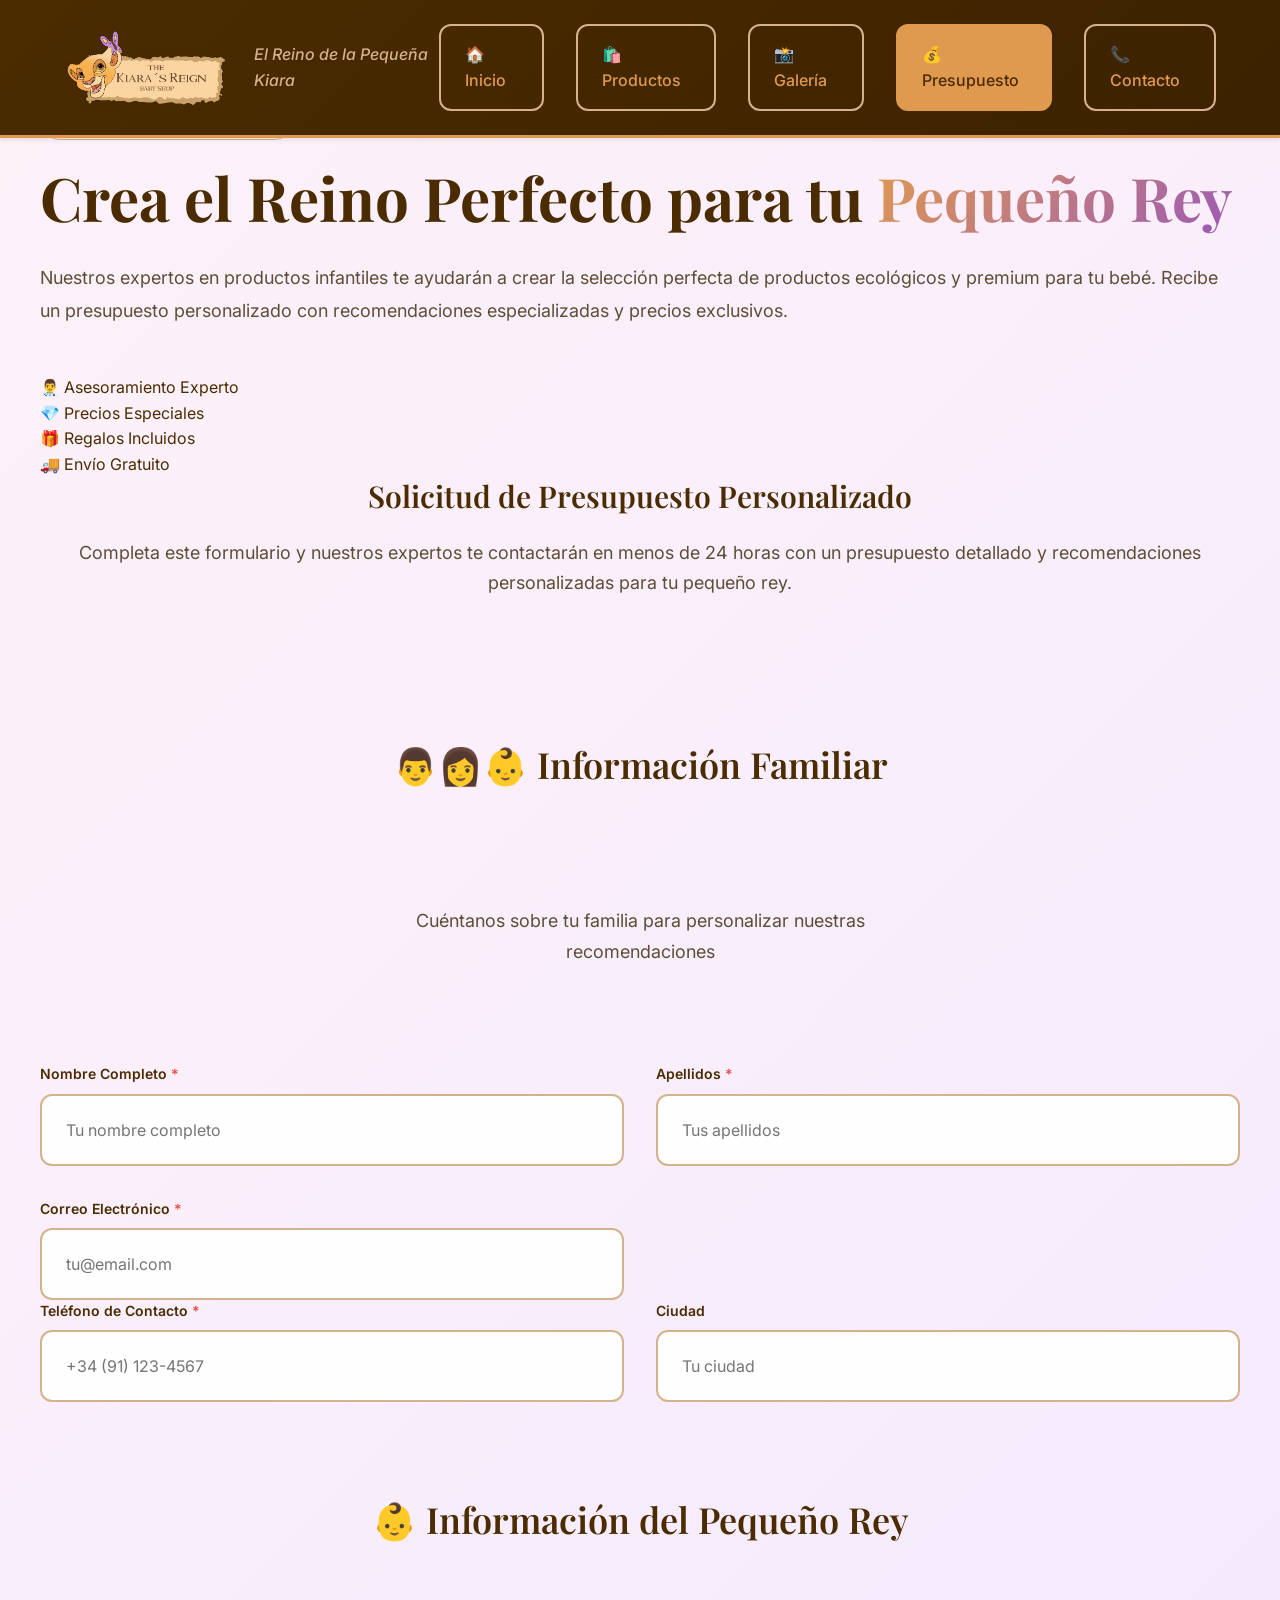
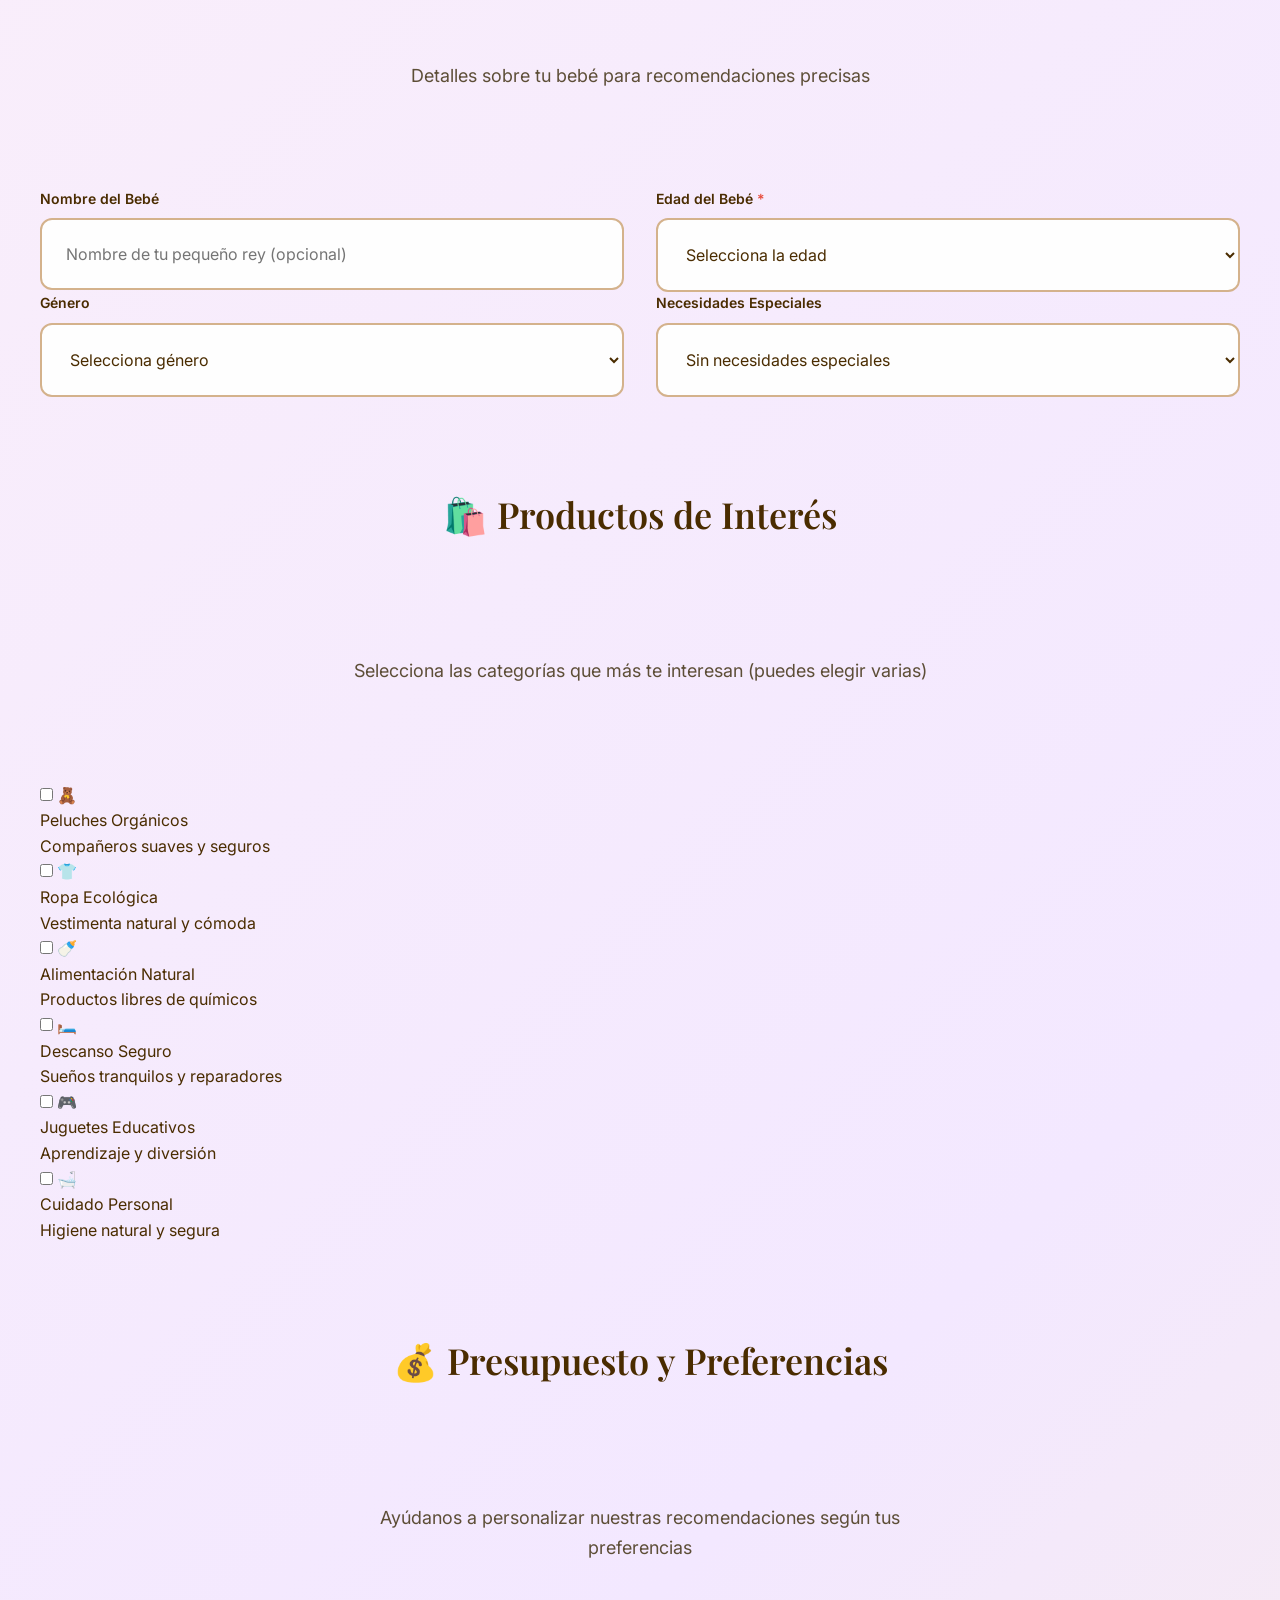
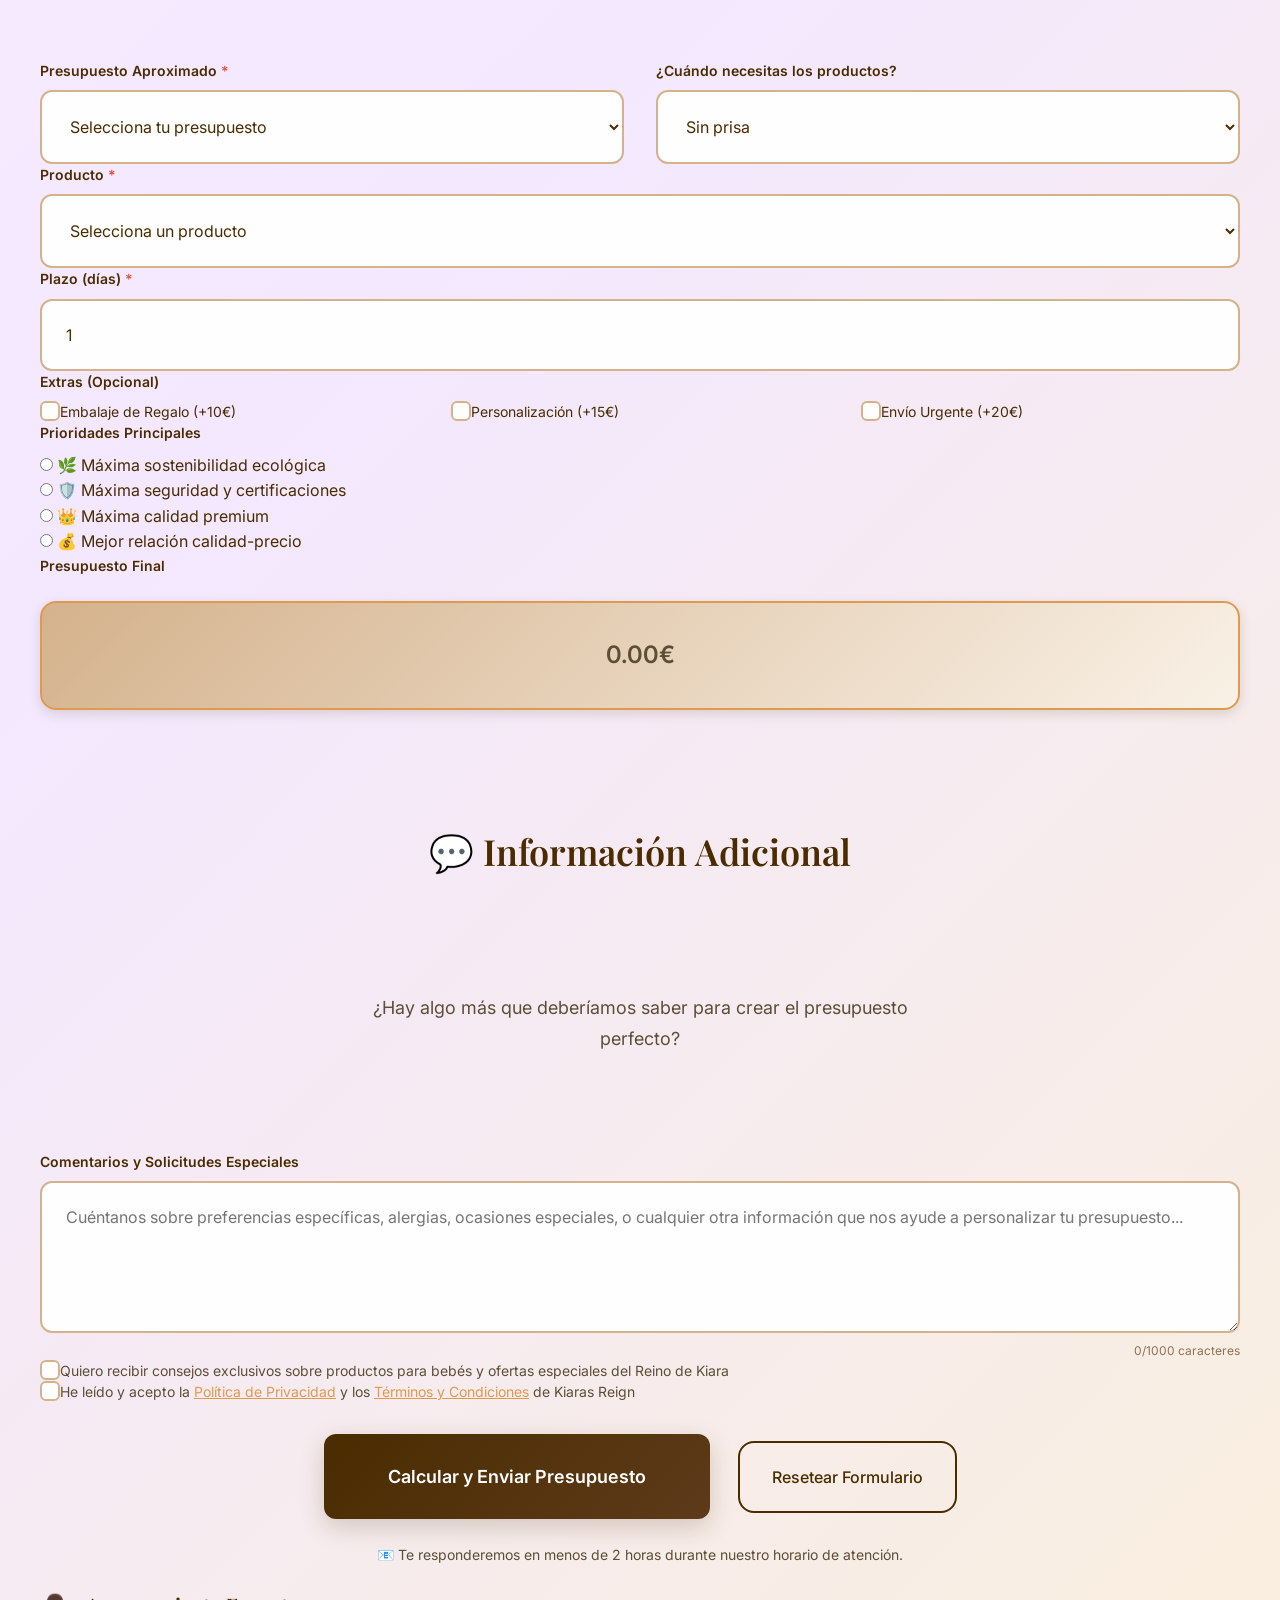
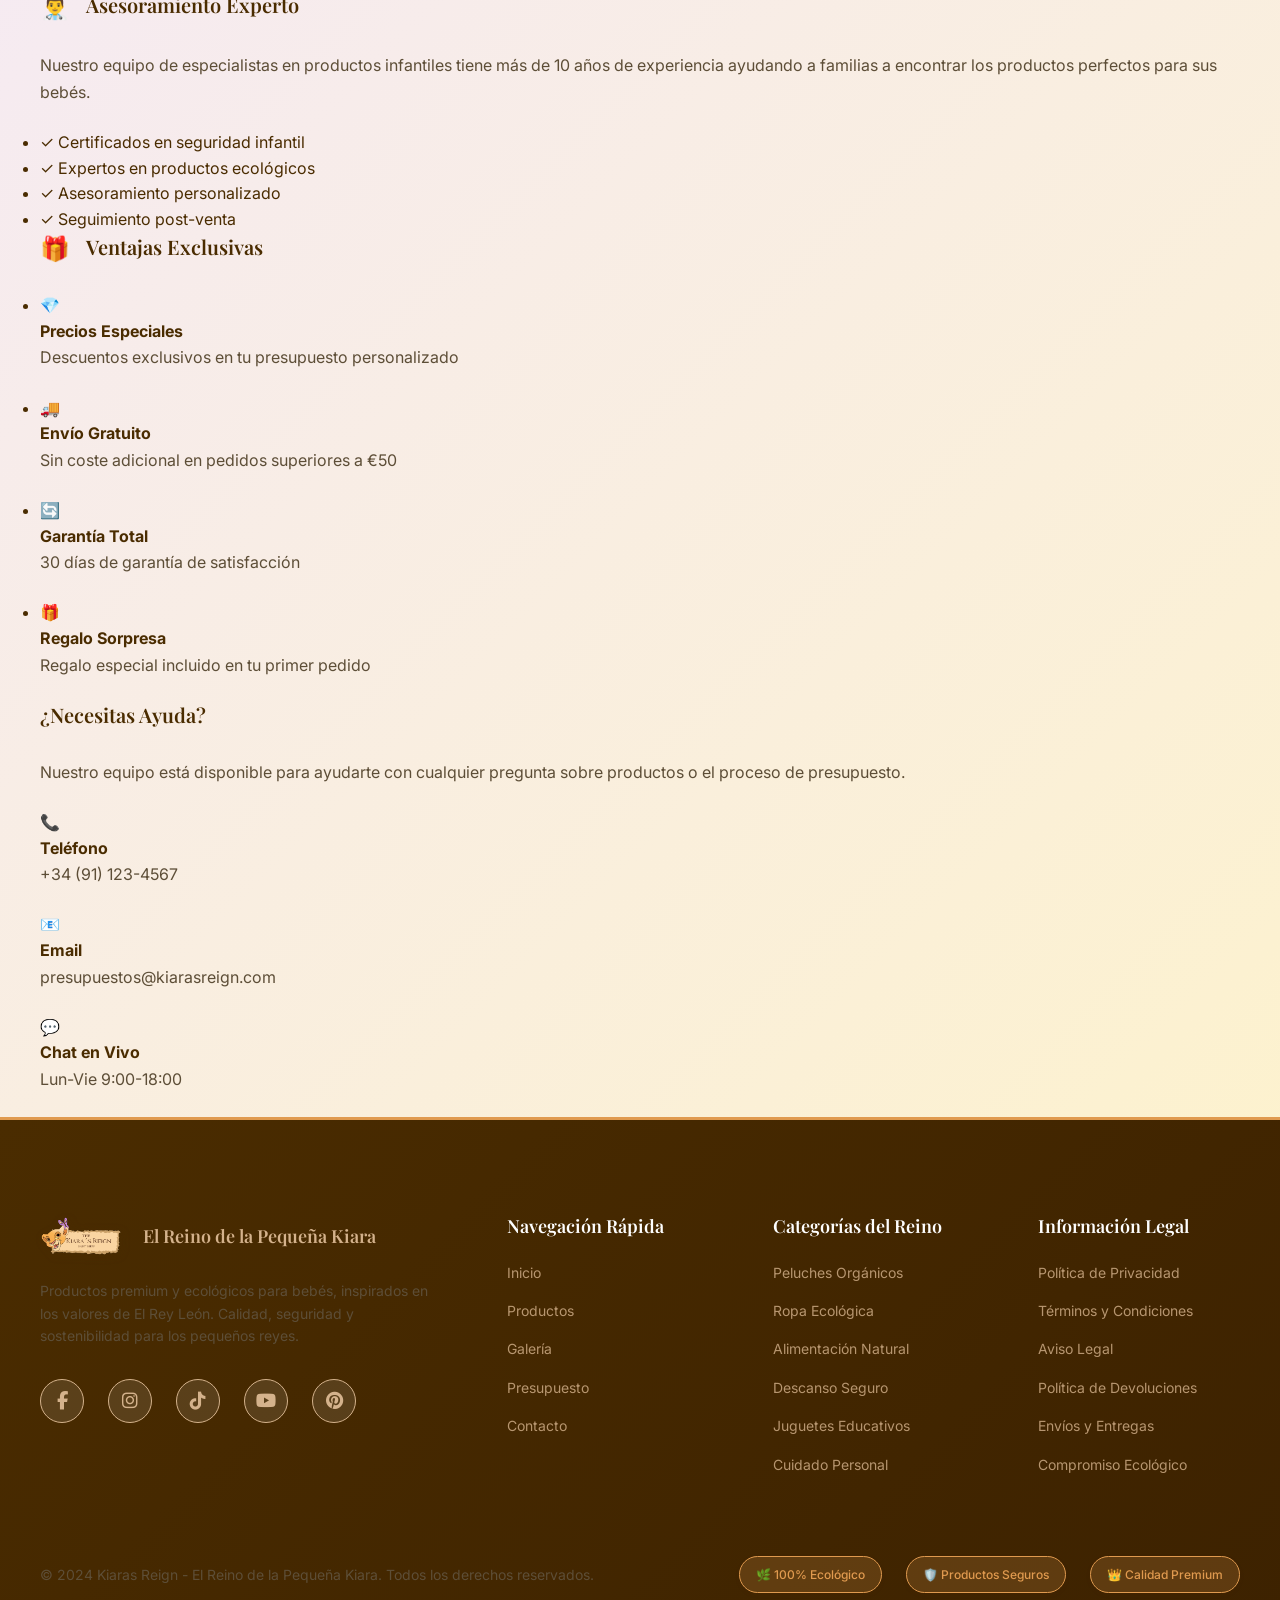
<file: views/presupuesto.html>
<!DOCTYPE html>
<html lang="es">
<head>
    <meta charset="UTF-8">
    <meta name="viewport" content="width=device-width, initial-scale=1.0">
    <title>Solicitar Presupuesto | Kiaras Reign - Productos Premium para Bebés</title>
    <meta name="description" content="Solicita un presupuesto personalizado para productos premium y ecológicos para bebés. Asesoramiento experto y precios especiales en Kiaras Reign.">
    <meta name="keywords" content="presupuesto bebés, productos ecológicos personalizados, asesoramiento infantil, Rey León, presupuesto personalizado">
    <meta name="author" content="Kiaras Reign Baby Shop">
    <meta name="robots" content="index, follow">
    
    <!-- Open Graph -->
    <meta property="og:title" content="Solicitar Presupuesto | Kiaras Reign">
    <meta property="og:description" content="Obtén un presupuesto personalizado para productos premium y ecológicos para bebés">
    <meta property="og:type" content="website">
    <meta property="og:url" content="https://kiarasreign.com/presupuesto">
    <meta property="og:image" content="https://kiarasreign.com/images/presupuesto-og.jpg">
    
    <link rel="canonical" href="https://kiarasreign.com/presupuesto">
    <link rel="stylesheet" href="../css/style.css">
    <link rel="preconnect" href="https://fonts.googleapis.com">
    <link rel="preconnect" href="https://fonts.gstatic.com" crossorigin>
    <link href="https://fonts.googleapis.com/css2?family=Playfair+Display:wght@400;600;700&family=Inter:wght@300;400;500;600&display=swap" rel="stylesheet">

    <link rel="stylesheet" href="https://cdnjs.cloudflare.com/ajax/libs/font-awesome/6.5.2/css/all.min.css" integrity="sha512-SnH5WK+bZxgPHs44uWIX+LLJAJ9/2PkPKZ5QiAj6Ta86w+fsb2TkcmfRyVX3pBnMFcV7oQPJkl9QevSCWr3W6A==" crossorigin="anonymous" referrerpolicy="no-referrer" >
</head>
<body>
    <!-- Header Principal -->
    <header class="main-header">
    <nav class="navbar">
             <div class="nav-container">
                        <div class="logo">
                <div class="logo-icon">
                    <img src="../images/logo.png" width="1241" height="570" alt="Kiaras Reign - El Reino de la Pequeña Kiara" class="logo-image">
                </div>
                <div class="logo-text">
                    <span class="tagline">El Reino de la Pequeña Kiara</span>
                </div>
            </div>

            <ul class="nav-menu">
                <li><a href="../index.html" class="nav-link">🏠 Inicio</a></li>
                <li><a href="productos.html" class="nav-link">🛍️ Productos</a></li>
                <li><a href="galeria.html" class="nav-link">📸 Galería</a></li>
                <li><a href="presupuesto.html" class="nav-link active">💰 Presupuesto</a></li>
                <li><a href="contacto.html" class="nav-link">📞 Contacto</a></li>
            </ul>

            <div class="hamburger">
                <span></span>
                <span></span>
                <span></span>
            </div>
        </div>
    </nav>

</header>    <!-- Contenido Principal -->
    <main class="main-content">
        <!-- Hero de Presupuesto -->
        <section class="budget-hero">
            <div class="container">
                <div class="hero-content">
                    <div class="section-badge">💰 Presupuesto Personalizado</div>
                    <h1 class="hero-title">
                        Crea el Reino Perfecto para tu 
                        <span class="text-gradient">Pequeño Rey</span>
                    </h1>
                    <p class="hero-description">
                        Nuestros expertos en productos infantiles te ayudarán a crear la selección 
                        perfecta de productos ecológicos y premium para tu bebé. Recibe un presupuesto 
                        personalizado con recomendaciones especializadas y precios exclusivos.
                    </p>
                    <div class="hero-benefits">
                        <div class="benefit-item">
                            <span class="benefit-icon">👨‍⚕️</span>
                            <span>Asesoramiento Experto</span>
                        </div>
                        <div class="benefit-item">
                            <span class="benefit-icon">💎</span>
                            <span>Precios Especiales</span>
                        </div>
                        <div class="benefit-item">
                            <span class="benefit-icon">🎁</span>
                            <span>Regalos Incluidos</span>
                        </div>
                        <div class="benefit-item">
                            <span class="benefit-icon">🚚</span>
                            <span>Envío Gratuito</span>
                        </div>
                    </div>
                </div>
            </div>
        </section>

        <!-- Formulario de Presupuesto -->
        <section class="budget-form-section">
            <div class="container">
                <div class="form-layout">
                    <div class="form-container">
                        <div class="form-header">
                            <h2 class="form-title">Solicitud de Presupuesto Personalizado</h2>
                            <p class="form-description">
                                Completa este formulario y nuestros expertos te contactarán en menos de 24 horas 
                                con un presupuesto detallado y recomendaciones personalizadas para tu pequeño rey.
                            </p>
                        </div>

                <form id="budgetForm" class="budget-form" 
 
                            <!-- Información Personal -->
                            <div class="form-section">
                                <div class="section-header">
                                    <h3 class="section-title">
                                        <span class="section-icon">👨‍👩‍👶</span>
                                        Información Familiar
                                    </h3>
                                    <p class="section-description">Cuéntanos sobre tu familia para personalizar nuestras recomendaciones</p>
                                </div>
                                
                                <div class="form-row">
                                    <div class="form-group">
                                        <label for="nombre" class="form-label required">Nombre Completo</label>

                                        <input type="text" id="nombre" name="nombre" class="form-input" 
                                                required 
                                                placeholder="Tu nombre completo"
                                                autocomplete="name">

                                        <div class="form-error" id="nombre-error"></div>
                                    </div>

                                     <div class="form-group">
                            <label for="apellidos" class="form-label required">Apellidos</label>
                            <input type="text" id="apellidos" name="apellidos" class="form-input" 
                                   required 
                                   placeholder="Tus apellidos"
                                   autocomplete="family-name">
                            <div class="form-error" id="apellidos-error"></div>
                        </div>
                                    
                                    <div class="form-group">
                                        <label for="email" class="form-label required">Correo Electrónico</label>
                                        <input type="email" id="email" name="email" class="form-input" 
                                                required 
                                                placeholder="tu@email.com"
                                                autocomplete="email">    
                                        <div class="form-error" id="email-error"></div>
                                    </div>
                                </div>

                                <div class="form-row">
                                    <div class="form-group">
                                        <label for="telefono" class="form-label required">Teléfono de Contacto</label>

                                        <input type="tel" id="telefono" name="telefono" class="form-input" 
                                                required 
                                                placeholder="+34 (91) 123-4567"
                                                autocomplete="tel">

                                        <div class="form-error" id="telefono-error"></div>
                                    </div>
                                    
                                    <div class="form-group">
                                        <label for="ciudad" class="form-label">Ciudad</label>
                                        <input type="text" id="ciudad" name="ciudad" class="form-input" 
                                               placeholder="Tu ciudad"
                                               autocomplete="address-level2">
                                    </div>
                                </div>
                            </div>

                            <!-- Información del Bebé -->
                            <div class="form-section">
                                <div class="section-header">
                                    <h3 class="section-title">
                                        <span class="section-icon">👶</span>
                                        Información del Pequeño Rey
                                    </h3>
                                    <p class="section-description">Detalles sobre tu bebé para recomendaciones precisas</p>
                                </div>
                                
                                <div class="form-row">
                                    <div class="form-group">
                                        <label for="nombre-bebe" class="form-label">Nombre del Bebé</label>
                                        <input type="text" id="nombre-bebe" name="nombre-bebe" class="form-input" 
                                               placeholder="Nombre de tu pequeño rey (opcional)">
                                    </div>
                                    
                                    <div class="form-group">
                                        <label for="edad-bebe" class="form-label required">Edad del Bebé</label>
                                        <select id="edad-bebe" name="edad-bebe" class="form-select" required>
                                            <option value="">Selecciona la edad</option>
                                            <option value="esperando">Esperando bebé</option>
                                            <option value="0-3-meses">0-3 meses</option>
                                            <option value="3-6-meses">3-6 meses</option>
                                            <option value="6-12-meses">6-12 meses</option>
                                            <option value="12-18-meses">12-18 meses</option>
                                            <option value="18-24-meses">18-24 meses</option>
                                            <option value="2-3-anos">2-3 años</option>
                                        </select>
                                        <div class="form-error" id="edad-bebe-error"></div>
                                    </div>
                                </div>

                                <div class="form-row">
                                    <div class="form-group">
                                        <label for="genero-bebe" class="form-label">Género</label>
                                        <select id="genero-bebe" name="genero-bebe" class="form-select">
                                            <option value="">Selecciona género</option>
                                            <option value="nino">Niño</option>
                                            <option value="nina">Niña</option>
                                            <option value="sorpresa">Sorpresa</option>
                                            <option value="no-especificar">Prefiero no especificar</option>
                                        </select>
                                    </div>
                                    
                                    <div class="form-group">
                                        <label for="necesidades-especiales" class="form-label">Necesidades Especiales</label>
                                        <select id="necesidades-especiales" name="necesidades-especiales" class="form-select">
                                            <option value="">Sin necesidades especiales</option>
                                            <option value="alergias">Alergias conocidas</option>
                                            <option value="piel-sensible">Piel muy sensible</option>
                                            <option value="prematuridad">Bebé prematuro</option>
                                            <option value="otras">Otras necesidades</option>
                                        </select>
                                    </div>
                                </div>
                            </div>

                            <!-- Categorías de Productos -->
                            <div class="form-section">
                                <div class="section-header">
                                    <h3 class="section-title">
                                        <span class="section-icon">🛍️</span>
                                        Productos de Interés
                                    </h3>
                                    <p class="section-description">Selecciona las categorías que más te interesan (puedes elegir varias)</p>
                                </div>
                                
                                <div class="checkbox-grid">
                                    <div class="checkbox-item">
                                        <input type="checkbox" id="cat-peluches" name="categorias[]" value="peluches">
                                                                                  
                                        <label for="cat-peluches" class="checkbox-label">
                                             <span class="checkbox-icon">🧸</span>
                                         </label>

                                        <div class="checkbox-content">
                                            <div class="checkbox-title">Peluches Orgánicos</div>
                                            <div class="checkbox-description">Compañeros suaves y seguros</div>
                                        </div>
                                    </div>
                                    </div>
                                    
                                    <div class="checkbox-item">
                                        <input type="checkbox" id="cat-ropa" name="categorias[]" value="ropa">
                                        
                                        <label for="cat-ropa" class="checkbox-label">
                                            <span class="checkbox-icon">👕</span>
                                          </label>      

                                            <div class="checkbox-content">
                                                <div class="checkbox-title">Ropa Ecológica</div>
                                                <div class="checkbox-description">Vestimenta natural y cómoda</div>
                                            </div>
                                        
                                    </div>
                                    
                                    <div class="checkbox-item">
                                        <input type="checkbox" id="cat-alimentacion" name="categorias[]" value="alimentacion">
                                        <label for="cat-alimentacion" class="checkbox-label">
                                            <span class="checkbox-icon">🍼</span>
                                            </label>

                                            <div class="checkbox-content">
                                                <div class="checkbox-title">Alimentación Natural</div>
                                                <div class="checkbox-description">Productos libres de químicos</div>
                                            </div>
                                        
                                    </div>
                                    
                                    <div class="checkbox-item">
                                        <input type="checkbox" id="cat-descanso" name="categorias[]" value="descanso">
                                        <label for="cat-descanso" class="checkbox-label">
                                            <span class="checkbox-icon">🛏️</span>
                                            </label>

                                            <div class="checkbox-content">
                                                <div class="checkbox-title">Descanso Seguro</div>
                                                <div class="checkbox-description">Sueños tranquilos y reparadores</div>
                                            </div>
                                        
                                    </div>
                                    
                                    <div class="checkbox-item">
                                        <input type="checkbox" id="cat-juguetes" name="categorias[]" value="juguetes">
                                        <label for="cat-juguetes" class="checkbox-label">
                                            <span class="checkbox-icon">🎮</span>
                                            </label>

                                            <div class="checkbox-content">
                                                <div class="checkbox-title">Juguetes Educativos</div>
                                                <div class="checkbox-description">Aprendizaje y diversión</div>
                                            </div>
                                        
                                    </div>
                                    
                                    <div class="checkbox-item">
                                        <input type="checkbox" id="cat-cuidado" name="categorias[]" value="cuidado">
                                        <label for="cat-cuidado" class="checkbox-label">
                                            <span class="checkbox-icon">🛁</span>
                                            </label>

                                            <div class="checkbox-content">
                                                <div class="checkbox-title">Cuidado Personal</div>
                                                <div class="checkbox-description">Higiene natural y segura</div>
                                            </div>
                                        
                                    </div>
                                </div>
                            </div>

                            <!-- Presupuesto y Preferencias -->
                            <div class="form-section">
                                <div class="section-header">
                                    <h3 class="section-title">
                                        <span class="section-icon">💰</span>
                                        Presupuesto y Preferencias
                                    </h3>
                                    <p class="section-description">Ayúdanos a personalizar nuestras recomendaciones según tus preferencias</p>
                                </div>
                                
                                <div class="form-row">
                                    <div class="form-group">
                                        <label for="presupuesto" class="form-label required">Presupuesto Aproximado</label>
                                        <select id="presupuesto" name="presupuesto" class="form-select" required>
                                            <option value="">Selecciona tu presupuesto</option>
                                            <option value="0-100">€0 - €100</option>
                                            <option value="100-250">€100 - €250</option>
                                            <option value="250-500">€250 - €500</option>
                                            <option value="500-1000">€500 - €1,000</option>
                                            <option value="1000-2000">€1,000 - €2,000</option>
                                            <option value="2000+">Más de €2,000</option>
                                        </select>
                                        <div class="form-error" id="presupuesto-error"></div>
                                    </div>
                                    
                                    <div class="form-group">
                                        <label for="urgencia" class="form-label">¿Cuándo necesitas los productos?</label>
                                        <select id="urgencia" name="urgencia" class="form-select">
                                            <option value="no-urgente">Sin prisa</option>
                                            <option value="1-semana">En 1 semana</option>
                                            <option value="2-semanas">En 2 semanas</option>
                                            <option value="1-mes">En 1 mes</option>
                                            <option value="3-meses">En 3 meses</option>
                                        </select>
                                    </div>
                                </div>

                                <div class="form-group">
                                     <label for="producto" class="form-label required">Producto</label>
                                    <select id="producto" name="producto" class="form-select" required>
                                        <option value="">Selecciona un producto</option>
                                        <option value="peluche" data-price="50">Peluche Orgánico (50€)</option>
                                        <option value="ropa" data-price="80">Ropa de Algodón Orgánico (80€)</option>
                                        <option value="biberon" data-price="30">Set de Biberones Ecológicos (30€)</option>
                                        <option value="cochecito" data-price="300">Cochecito Ergonómico (300€)</option>
                                    </select>
                                </div>

                                <div class="form-group">
                                    <label for="plazo" class="form-label required">Plazo (días)</label>
                                        <input type="number" id="plazo" name="plazo" class="form-input" 
                                            required min="1" value="1" placeholder="Número de días">
                                </div>

                                <div class="form-group">
                                    <label class="form-label">Extras (Opcional)</label>
                                        <div class="checkbox-grid">
                                            <label class="checkbox-container">
                                            <input type="checkbox" id="extra1" name="extras" value="embalaje" data-price="10">
                                            <span class="checkmark"></span> Embalaje de Regalo (+10€)
                                            </label>
                                        <label class="checkbox-container">
                                            <input type="checkbox" id="extra2" name="extras" value="personalizacion" data-price="15">
                                            <span class="checkmark"></span> Personalización (+15€)
                                        </label>
                                        <label class="checkbox-container">
                                            <input type="checkbox" id="extra3" name="extras" value="envio-urgente" data-price="20">
                                            <span class="checkmark"></span> Envío Urgente (+20€)
                                        </label>
                                    </div>
                                </div>


                                <div class="form-group">
                                    <label class="form-label">Prioridades Principales</label>
                                    <div class="radio-group">
                                        <div class="radio-item">
                                            <input type="radio" id="prioridad-eco" name="prioridades" value="ecologico">
                                            <label for="prioridad-eco" class="radio-label">
                                                <span class="radio-icon">🌿</span>
                                                <span>Máxima sostenibilidad ecológica</span>
                                            </label>
                                        </div>
                                        <div class="radio-item">
                                            <input type="radio" id="prioridad-seguridad" name="prioridades" value="seguridad">
                                            <label for="prioridad-seguridad" class="radio-label">
                                                <span class="radio-icon">🛡️</span>
                                                <span>Máxima seguridad y certificaciones</span>
                                            </label>
                                        </div>
                                        <div class="radio-item">
                                            <input type="radio" id="prioridad-calidad" name="prioridades" value="calidad">
                                            <label for="prioridad-calidad" class="radio-label">
                                                <span class="radio-icon">👑</span>
                                                <span>Máxima calidad premium</span>
                                            </label>
                                        </div>
                                        <div class="radio-item">
                                            <input type="radio" id="prioridad-precio" name="prioridades" value="precio">
                                            <label for="prioridad-precio" class="radio-label">
                                                <span class="radio-icon">💰</span>
                                                <span>Mejor relación calidad-precio</span>
                                            </label>
                                        </div>
                                    </div>
                                </div>
                            </div>
                             
                            <div class="form-group">
                                <label class="form-label">Presupuesto Final</label>
                                <p class="budget-display" id="presupuesto-final">0.00€</p>
                            </div>


                            <!-- Información Adicional -->
                            <div class="form-section">
                                <div class="section-header">
                                    <h3 class="section-title">
                                        <span class="section-icon">💬</span>
                                        Información Adicional
                                    </h3>
                                    <p class="section-description">¿Hay algo más que deberíamos saber para crear el presupuesto perfecto?</p>
                                </div>
                                
                                <div class="form-group">
                                    <label for="comentarios" class="form-label">Comentarios y Solicitudes Especiales</label>
                                    <textarea id="comentarios" name="comentarios" class="form-textarea" 
                                              rows="5" maxlength="1000"
                                              placeholder="Cuéntanos sobre preferencias específicas, alergias, ocasiones especiales, o cualquier otra información que nos ayude a personalizar tu presupuesto..."></textarea>
                                    <div class="character-count">
                                        <span id="char-count">0</span>/1000 caracteres
                                    </div>
                                </div>

                                <div class="form-group">
                                    <label class="checkbox-container">
                                        <input type="checkbox" id="newsletter" name="newsletter" value="si">
                                        <span class="checkmark"></span>
                                        <span class="checkbox-text">
                                            Quiero recibir consejos exclusivos sobre productos para bebés y ofertas especiales del Reino de Kiara
                                        </span>
                                    </label>
                                </div>

                                <div class="form-group">
                                    <label class="checkbox-container required">
                                        <input type="checkbox" id="privacidad" name="privacidad" value="si" required>
                                        <span class="checkmark"></span>
                                        <span class="checkbox-text">
                                            He leído y acepto la <a href="#" class="link">Política de Privacidad</a> y los 
                                            <a href="#" class="link">Términos y Condiciones</a> de Kiaras Reign
                                        </span>
                                    </label>
                                    <div class="form-error" id="privacidad-error"></div>
                                </div>
                            </div>

                            

                            <!-- Botón de Envío -->
                            <div class="form-submit">
                                <button type="submit" class="btn btn-primary-large" id="submit-btn">
                                    <span class="btn-text">Calcular y Enviar Presupuesto</span>
                                    <span class="btn-loading" style="display: none;">
                                    <span class="spinner"></span>
                                        Enviando...
                                    </span>
                                    </button>
                                    <button type="reset" class="btn btn-secondary-outline" id="reset-btn">
                                    <span class="btn-text">Resetear Formulario</span>
                                    </button>
                                    <p class="submit-note">
                                    📧 Te responderemos en menos de 2 horas durante nuestro horario de atención.
                                    </p>
                                    </div>
                </form>                   
                
                    </div>

                    <!-- Información Lateral -->
                    <div class="form-sidebar">
                        <div class="sidebar-card">
                            <div class="card-header">
                                <h3 class="card-title">
                                    <span class="card-icon">👨‍⚕️</span>
                                    Asesoramiento Experto
                                </h3>
                            </div>
                            <div class="card-content">
                                <p>
                                    Nuestro equipo de especialistas en productos infantiles tiene más de 10 años 
                                    de experiencia ayudando a familias a encontrar los productos perfectos para sus bebés.
                                </p>
                                <ul class="card-list">
                                    <li>✓ Certificados en seguridad infantil</li>
                                    <li>✓ Expertos en productos ecológicos</li>
                                    <li>✓ Asesoramiento personalizado</li>
                                    <li>✓ Seguimiento post-venta</li>
                                </ul>
                            </div>
                        </div>


                        <div class="sidebar-card">
                            <div class="card-header">
                                <h3 class="card-title">
                                    <span class="card-icon">🎁</span>
                                    Ventajas Exclusivas
                                </h3>
                            </div>
                            <div class="card-content">
                                <ul class="benefits-list">
                                    <li>
                                        <span class="benefit-icon">💎</span>
                                        <div>
                                            <strong>Precios Especiales</strong>
                                            <p>Descuentos exclusivos en tu presupuesto personalizado</p>
                                        </div>
                                    </li>
                                    <li>
                                        <span class="benefit-icon">🚚</span>
                                        <div>
                                            <strong>Envío Gratuito</strong>
                                            <p>Sin coste adicional en pedidos superiores a €50</p>
                                        </div>
                                    </li>
                                    <li>
                                        <span class="benefit-icon">🔄</span>
                                        <div>
                                            <strong>Garantía Total</strong>
                                            <p>30 días de garantía de satisfacción</p>
                                        </div>
                                    </li>
                                    <li>
                                        <span class="benefit-icon">🎁</span>
                                        <div>
                                            <strong>Regalo Sorpresa</strong>
                                            <p>Regalo especial incluido en tu primer pedido</p>
                                        </div>
                                    </li>
                                </ul>
                            </div>
                        </div>

                        <div class="sidebar-card">
                            <div class="card-header">
                                <h3 class="card-title">
                                     ¿Necesitas Ayuda?
                                </h3>
                            </div>
                            <div class="card-content">
                                <p>
                                    Nuestro equipo está disponible para ayudarte con cualquier pregunta 
                                    sobre productos o el proceso de presupuesto.
                                </p>
                                <div class="contact-info">
                                    <div class="contact-item">
                                        <span class="contact-icon">📞</span>
                                        <div>
                                            <strong>Teléfono</strong>
                                            <p>+34 (91) 123-4567</p>
                                        </div>
                                    </div>
                                    <div class="contact-item">
                                        <span class="contact-icon">📧</span>
                                        <div>
                                            <strong>Email</strong>
                                            <p>presupuestos@kiarasreign.com</p>
                                        </div>
                                    </div>
                                    <div class="contact-item">
                                        <span class="contact-icon">💬</span>
                                        <div>
                                            <strong>Chat en Vivo</strong>
                                            <p>Lun-Vie 9:00-18:00</p>
                                        </div>
                                    </div>
                                </div>
                            </div>
                        </div>
                    </div>
                </div>
            
        </section>
    </main>

    <!-- Footer -->
    <footer class="main-footer">
        <div class="container">
            <div class="footer-content">
                <div class="footer-section">
                    <div class="footer-logo">
                        <div class="logo-icon"><img src="../images/logo.png" width="1241" height="570" alt="Kiaras Reign" class="footer-logo-image"></div>
                        <div class="logo-text">
                            <span>El Reino de la Pequeña Kiara</span>
                            
                        </div>
                    </div>
                    <p class="footer-description">
                        Productos premium y ecológicos para bebés, inspirados en los valores 
                        de El Rey León. Calidad, seguridad y sostenibilidad para los pequeños reyes.
                    </p>
                    <div class="footer-social">
                         <a href="#" class="social-icon-link" aria-label="Facebook">
                             <i class="fab fa-facebook-f"></i>
                         </a>
                         <a href="#" class="social-icon-link" aria-label="Instagram">
                             <i class="fab fa-instagram"></i>
                         </a>
                         <a href="#" class="social-icon-link" aria-label="TikTok">
                             <i class="fab fa-tiktok"></i>
                         </a>
                         <a href="#" class="social-icon-link" aria-label="YouTube">
                             <i class="fab fa-youtube"></i>
                         </a>
                         <a href="#" class="social-icon-link" aria-label="Pinterest">
                             <i class="fab fa-pinterest"></i>
                         </a>
</div>
                </div>
                
                <div class="footer-section">
                    <h4 class="footer-title">Navegación Rápida</h4>
                    <ul class="footer-links">
                        <li><a href="index.html"> Inicio</a></li>
                        <li><a href="productos.html"> Productos</a></li>
                        <li><a href="galeria.html">Galería</a></li> 
                        <li><a href="presupuesto.html"> Presupuesto</a></li>
                        <li><a href="contacto.html"> Contacto</a></li>
                    </ul>
                </div>
                
                <div class="footer-section">
                    <h4 class="footer-title">Categorías del Reino</h4>
                    <ul class="footer-links">
                        <li><a href="productos.html"> Peluches Orgánicos</a></li>
                        <li><a href="productos.html"> Ropa Ecológica</a></li>
                        <li><a href="productos.html"> Alimentación Natural</a></li>
                        <li><a href="productos.html"> Descanso Seguro</a></li>
                        <li><a href="productos.html"> Juguetes Educativos</a></li>
                        <li><a href="productos.html"> Cuidado Personal</a></li>
                    </ul>
                </div>
                
                <div class="footer-section">
                    <h4 class="footer-title">Información Legal</h4>
                    <ul class="footer-links">
                        <li><a href="#"> Política de Privacidad</a></li>
                        <li><a href="#"> Términos y Condiciones</a></li>
                        <li><a href="#"> Aviso Legal</a></li>
                        <li><a href="#"> Política de Devoluciones</a></li>
                        <li><a href="#"> Envíos y Entregas</a></li>
                        <li><a href="#"> Compromiso Ecológico</a></li>
                    </ul>
                </div>
            </div>
            
            <div class="footer-bottom">
                <div class="footer-bottom-content">
                    <p>&copy; 2024 Kiaras Reign - El Reino de la Pequeña Kiara. Todos los derechos reservados.</p>
                    <div class="footer-badges">
                        <span class="badge">🌿 100% Ecológico</span>
                        <span class="badge">🛡️ Productos Seguros</span>
                        <span class="badge">👑 Calidad Premium</span>
                    </div>
                </div>
            </div>
        </div>
    </footer>

   <script src="../js/script.js"></script>
</body>
</html>
</file>
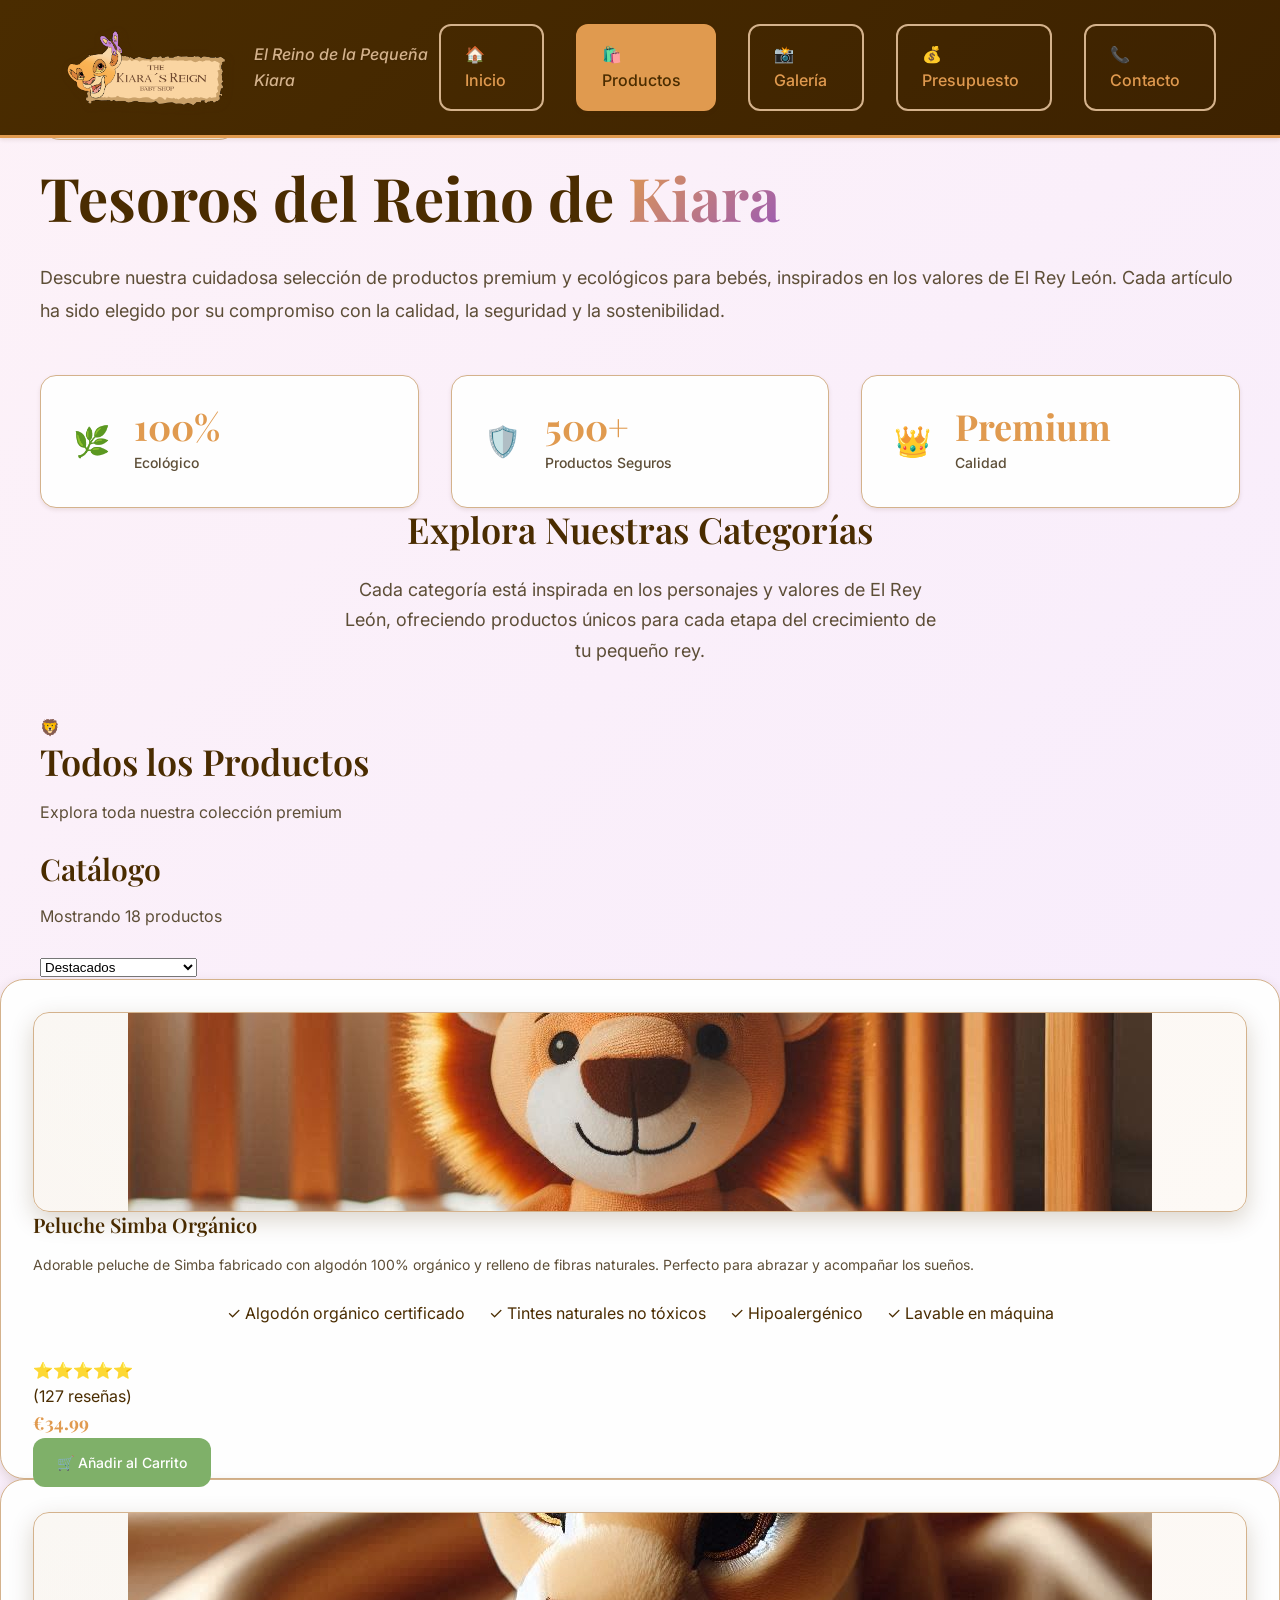
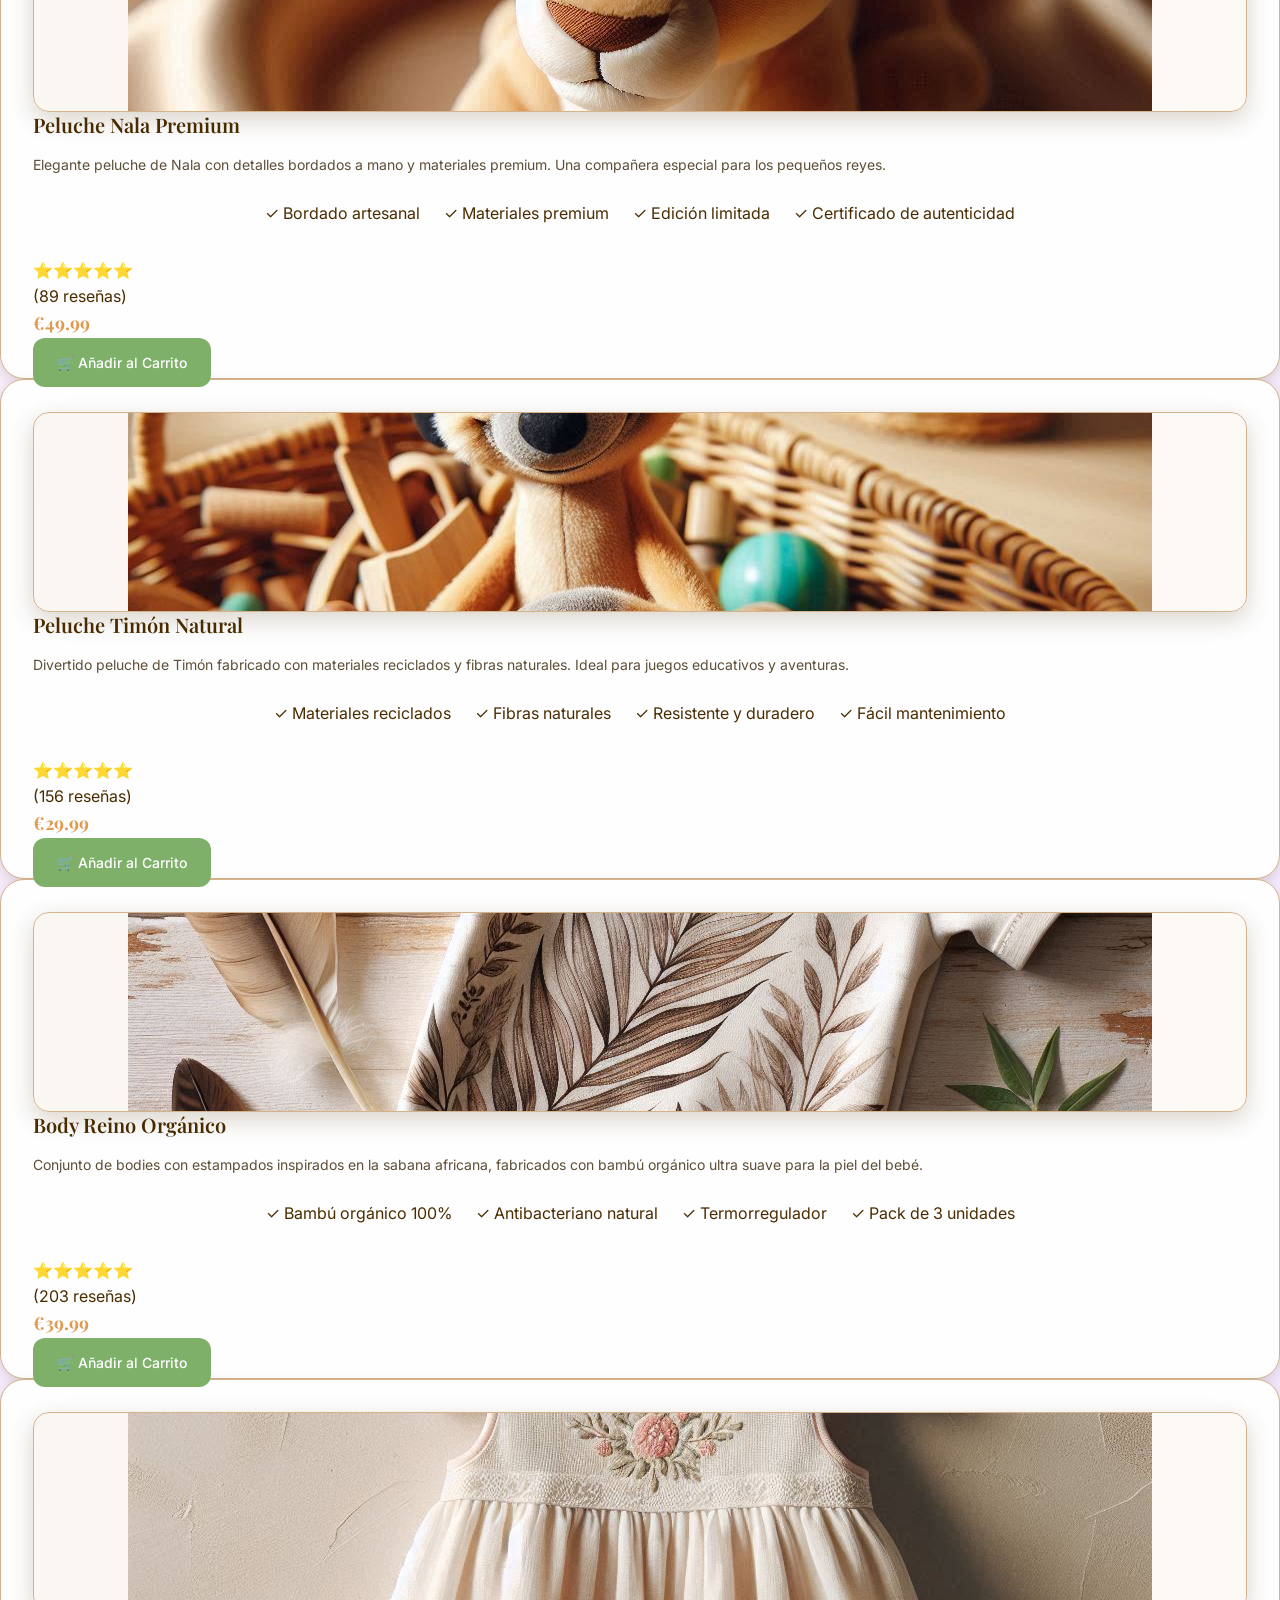
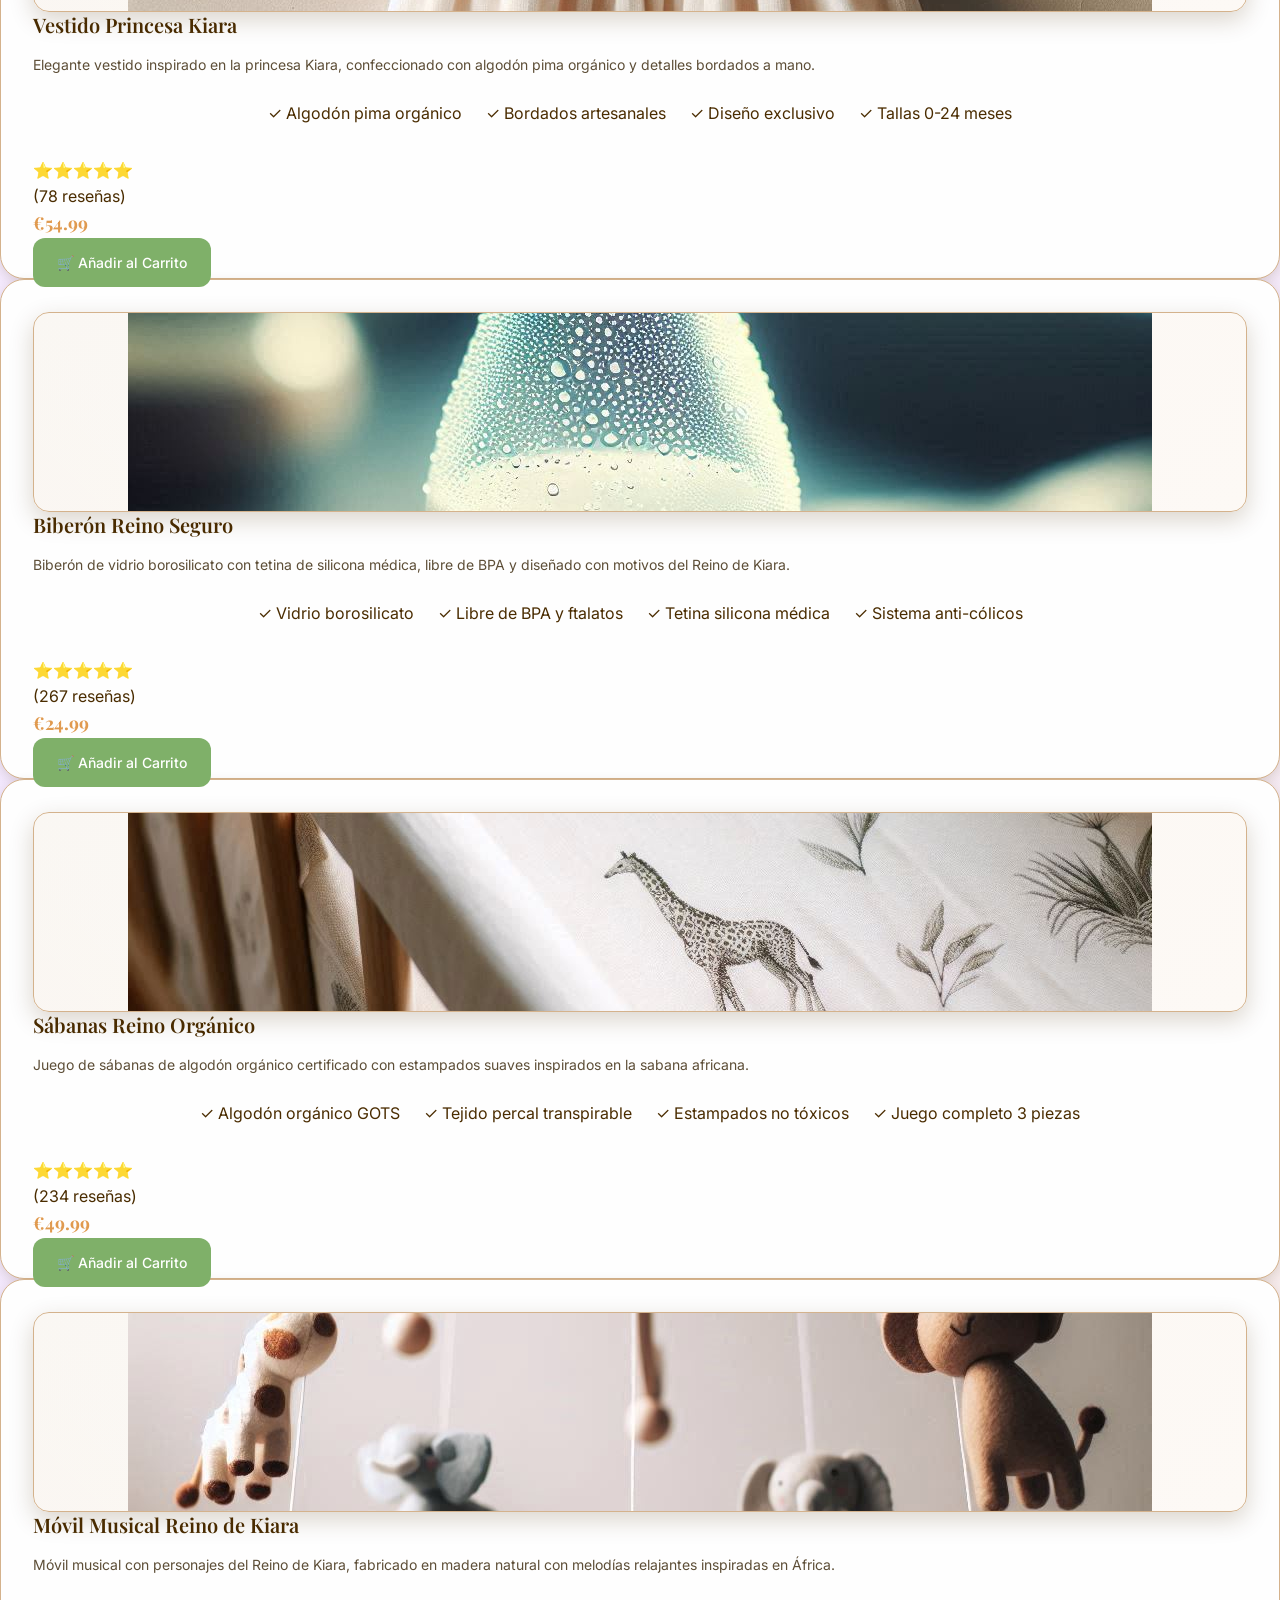
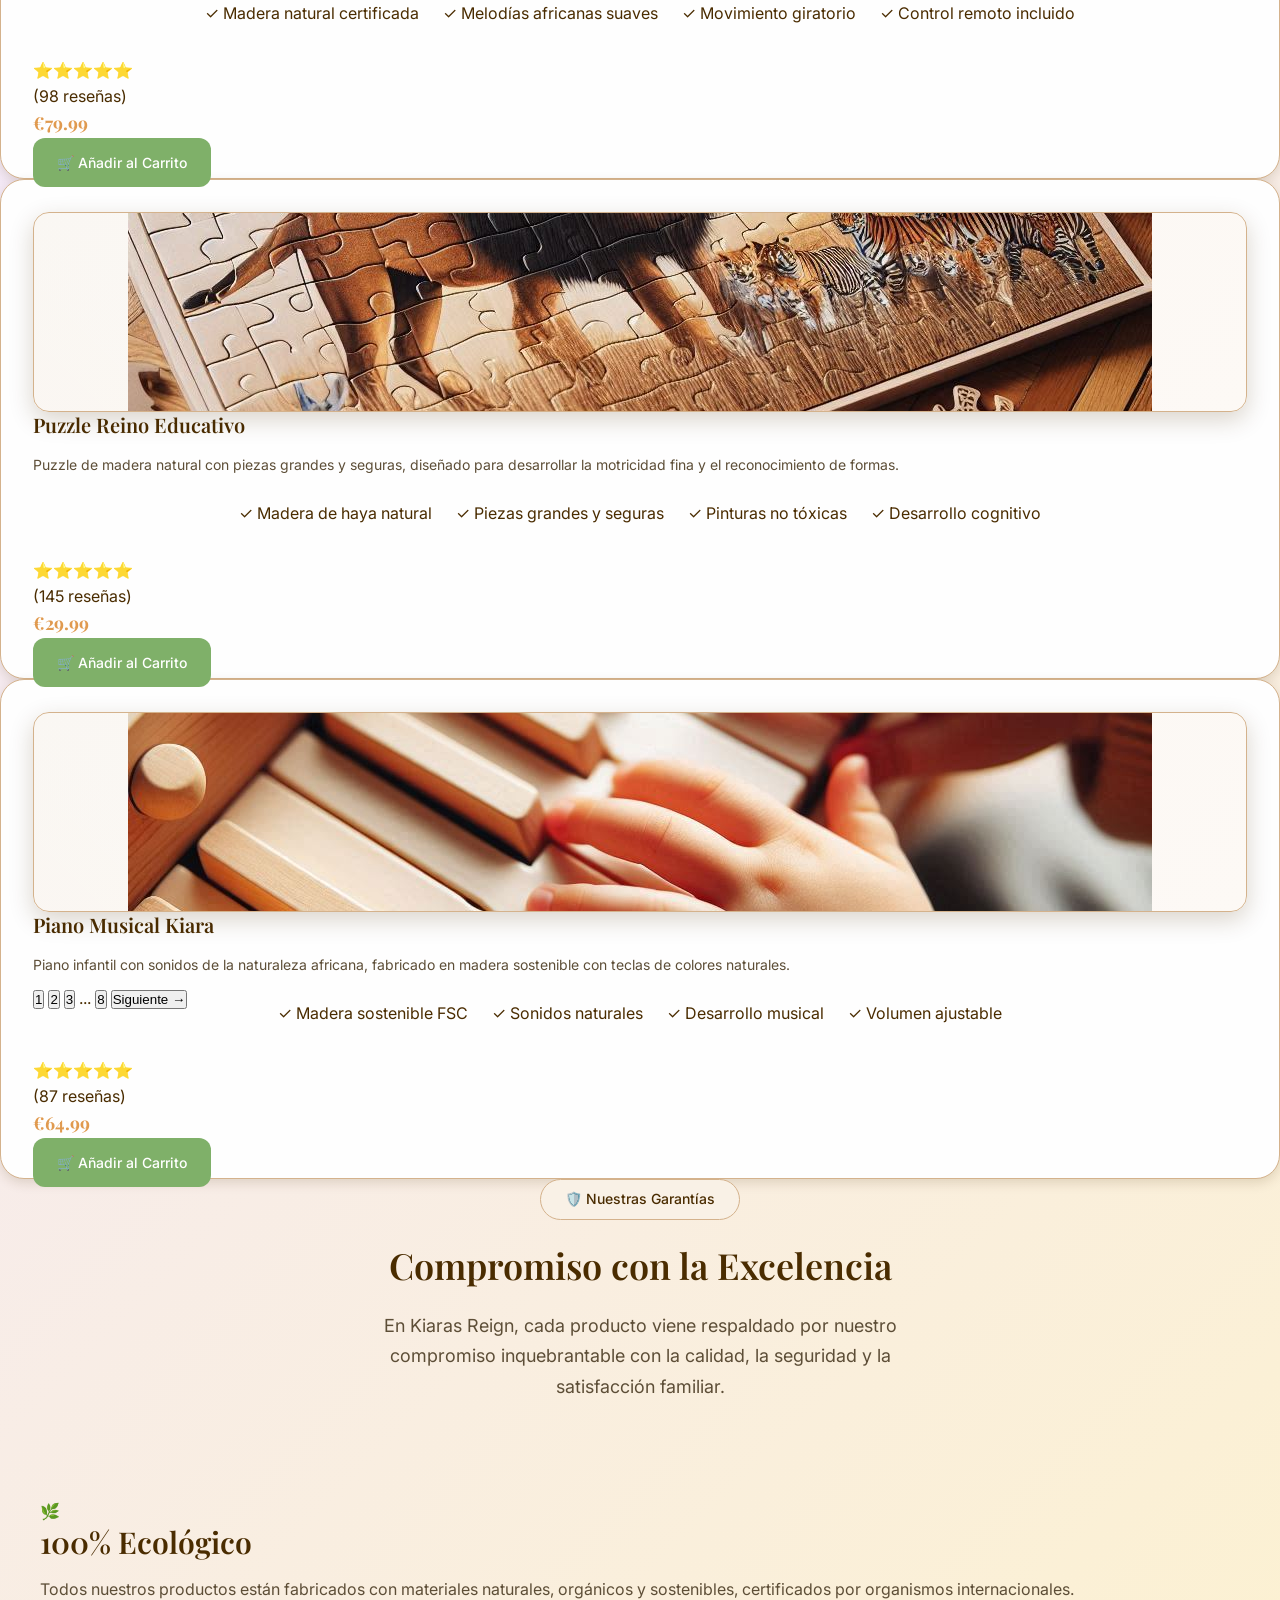
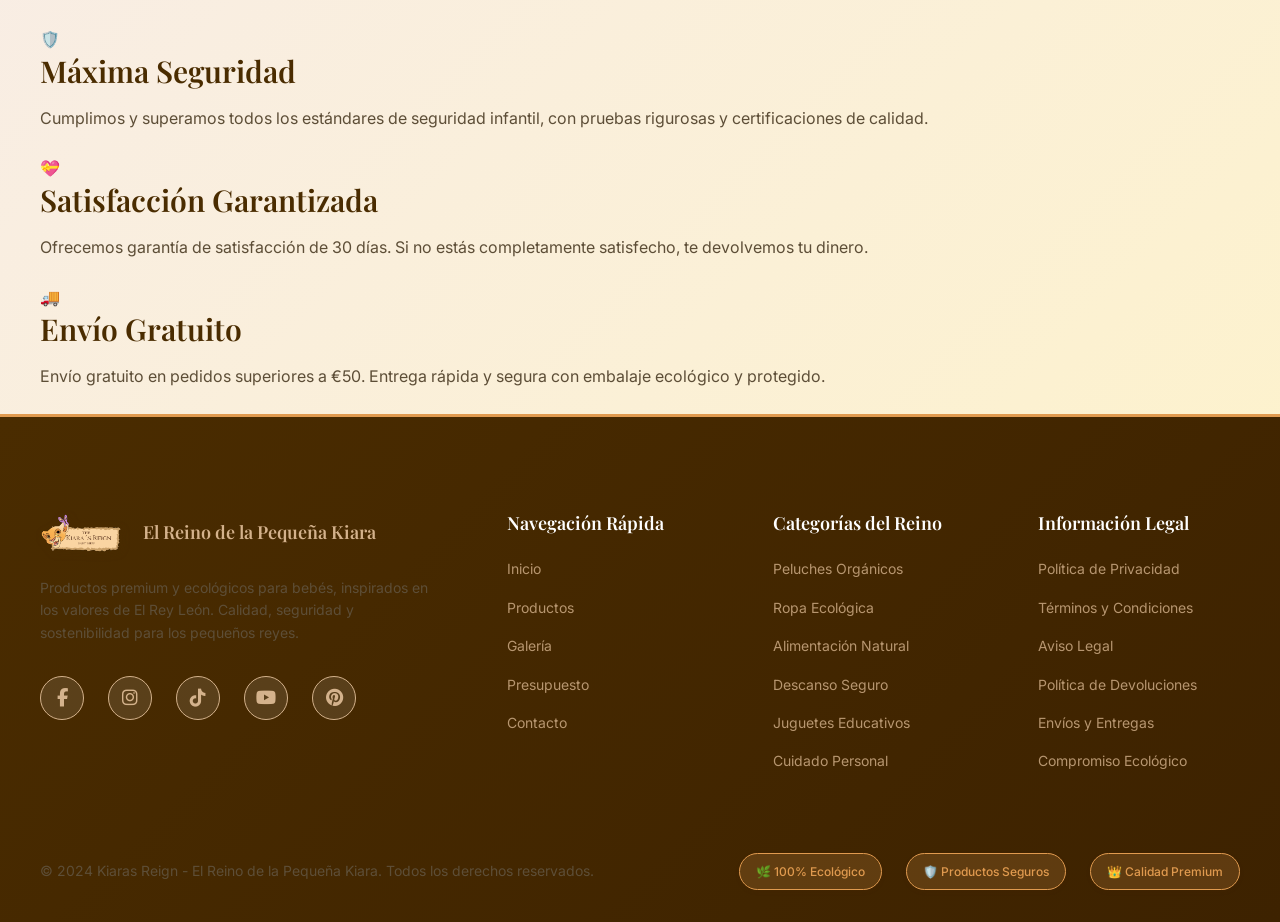
<file: views/productos.html>
<!DOCTYPE html>
<html lang="es">
<head>
    <meta charset="UTF-8">
    <meta name="viewport" content="width=device-width, initial-scale=1.0">
    <title>Productos Premium | Kiaras Reign - Tienda Ecológica para Bebés</title>
    <meta name="description" content="Descubre nuestra colección premium de productos ecológicos para bebés inspirados en El Rey León. Peluches orgánicos, ropa natural, alimentación segura y más.">
    <meta name="keywords" content="productos bebés ecológicos, peluches orgánicos, ropa bebé natural, alimentación infantil, juguetes educativos, Rey León">
    <meta name="author" content="Kiaras Reign Baby Shop">
    <meta name="robots" content="index, follow">
    
    <!-- Open Graph -->
    <meta property="og:title" content="Productos Premium | Kiaras Reign">
    <meta property="og:description" content="Colección premium de productos ecológicos para bebés inspirados en El Rey León">
    <meta property="og:type" content="website">
    <meta property="og:url" content="https://kiarasreign.com/productos">
    <meta property="og:image" content="https://kiarasreign.com/images/productos-og.jpg">
    
    <link rel="canonical" href="https://kiarasreign.com/productos">
    <link rel="stylesheet" href="../css/style.css">
    <link rel="preconnect" href="https://fonts.googleapis.com">
    <link rel="preconnect" href="https://fonts.gstatic.com" crossorigin>
    <link href="https://fonts.googleapis.com/css2?family=Playfair+Display:wght@400;600;700&family=Inter:wght@300;400;500;600&display=swap" rel="stylesheet">

    <link rel="stylesheet" href="https://cdnjs.cloudflare.com/ajax/libs/font-awesome/6.5.2/css/all.min.css" integrity="sha512-SnH5WK+bZxgPHs44uWIX+LLJAJ9/2PkPKZ5QiAj6Ta86w+fsb2TkcmfRyVX3pBnMFcV7oQPJkl9QevSCWr3W6A==" crossorigin="anonymous" referrerpolicy="no-referrer" >
</head>
<body>
    <!-- Header Principal -->
    <header class="main-header">
        <nav class="navbar">
            <div class="nav-container">
              <div class="logo">
  <div class="logo-icon">
    <img src="../images/logo.png" width="1241" height="570" alt="Kiaras Reign - El Reino de la Pequeña Kiara" class="logo-image">
  </div>
  <div class="logo-text">
    <span class="tagline">El Reino de la Pequeña Kiara</span>
  </div>
</div>

                <ul class="nav-menu">
                    <li><a href="../index.html" class="nav-link">🏠 Inicio</a></li>
                    <li><a href="productos.html" class="nav-link active">🛍️ Productos</a></li>
                    <li><a href="galeria.html" class="nav-link">📸 Galería</a></li>
                    <li><a href="presupuesto.html" class="nav-link">💰 Presupuesto</a></li>
                    <li><a href="contacto.html" class="nav-link">📞 Contacto</a></li>
                </ul>
                <div class="hamburger">
                    <span></span>
                    <span></span>
                    <span></span>
                </div>
            </div>
        </nav>
    </header>

    <!-- Contenido Principal -->
    <main class="main-content">
        <!-- Hero de Productos -->
        <section class="products-hero">
            <div class="container">
                <div class="hero-content">
                    <div class="section-badge">🛍️ Colección Premium</div>
                    <h1 class="hero-title">
                        Tesoros del Reino de 
                        <span class="text-gradient">Kiara</span>
                    </h1>
                    <p class="hero-description">
                        Descubre nuestra cuidadosa selección de productos premium y ecológicos para bebés, 
                        inspirados en los valores de El Rey León. Cada artículo ha sido elegido por su 
                        compromiso con la calidad, la seguridad y la sostenibilidad.
                    </p>
                    <div class="hero-stats">
                        <div class="stat-item">
                            <div class="stat-icon">🌿</div>
                            <div class="stat-text">
                                <div class="stat-number">100%</div>
                                <div class="stat-label">Ecológico</div>
                            </div>
                        </div>
                        <div class="stat-item">
                            <div class="stat-icon">🛡️</div>
                            <div class="stat-text">
                                <div class="stat-number">500+</div>
                                <div class="stat-label">Productos Seguros</div>
                            </div>
                        </div>
                        <div class="stat-item">
                            <div class="stat-icon">👑</div>
                            <div class="stat-text">
                                <div class="stat-number">Premium</div>
                                <div class="stat-label">Calidad</div>
                            </div>
                        </div>
                    </div>
                </div>
            </div>
        </section>

        <!-- Filtros de Categorías -->
        <section class="categories-section">
            <div class="container">
                <div class="categories-header">
                    <h2 class="section-title">Explora Nuestras Categorías</h2>
                    <p class="section-description">
                        Cada categoría está inspirada en los personajes y valores de El Rey León, 
                        ofreciendo productos únicos para cada etapa del crecimiento de tu pequeño rey.
                    </p>
                </div>
                <div class="categories-grid">
                    <div class="category-card active" data-category="all">
                        <div class="category-icon">🦁</div>
                        <h2 class="category-title">Todos los Productos</h2>
                        <p class="category-description">Explora toda nuestra colección premium</p>
                    </div>
                    
                </div>
            </div>
        </section>

        <!-- Catálogo de Productos -->
        <section class="catalog-section">
            <div class="container">
                <div class="catalog-header">
                    <div class="catalog-info">
                        <h3 class="catalog-title">Catálogo </h3>
                        <p class="catalog-count">Mostrando <span id="product-count">18</span> productos</p>
                    </div>
                    <div class="catalog-controls">
                        <select class="sort-select">
                            <option value="featured">Destacados</option>
                            <option value="price-low">Precio: Menor a Mayor</option>
                            <option value="price-high">Precio: Mayor a Menor</option>
                            <option value="name">Nombre A-Z</option>
                            <option value="newest">Más Nuevos</option>
                        </select>
                    </div>
                </div>
                </div>
                <div class="products-catalog" id="products-catalog">
                    <!-- Peluches Orgánicos -->
                    <div class="product-card" data-category="peluches">
                        <div class="product-badge eco">🌿 Ecológico</div>
                        <div class="product-image">
                            <div class="image-placeholder">
                                <div class="image-content">
                                <img src="../images/simba.jpg" width="1024" height="1024" alt="Simba" class="simba-image">
                            </div>
                        </div>
                        <div class="product-info">
                            <h3 class="product-title">Peluche Simba Orgánico</h3>
                            <p class="product-description">
                                Adorable peluche de Simba fabricado con algodón 100% orgánico y relleno 
                                de fibras naturales. Perfecto para abrazar y acompañar los sueños.
                            </p>
                            <div class="product-features">
                                <span class="feature">✓ Algodón orgánico certificado</span>
                                <span class="feature">✓ Tintes naturales no tóxicos</span>
                                <span class="feature">✓ Hipoalergénico</span>
                                <span class="feature">✓ Lavable en máquina</span>
                            </div>
                            <div class="product-rating">
                                <div class="stars">⭐⭐⭐⭐⭐</div>
                                <span class="rating-text">(127 reseñas)</span>
                            </div>
                            <div class="product-price">€34.99</div>
                            <button class="btn btn-product">🛒 Añadir al Carrito</button>
                        </div>
                    </div>
                    </div>
                </div>                        
                    <div class="product-card" data-category="peluches">
                        <div class="product-badge premium">👑 Premium</div>
                        <div class="product-image">
                            <div class="image-placeholder">
                                <div class="image-content">
                                <img src="../images/nala.jpg" width="1024" height="1024" alt="Nala" class="nala-image">
                            </div>
                        </div>
                        <div class="product-info">
                            <h3 class="product-title">Peluche Nala Premium</h3>
                            <p class="product-description">
                                Elegante peluche de Nala con detalles bordados a mano y materiales 
                                premium. Una compañera especial para los pequeños reyes.
                            </p>
                            <div class="product-features">
                                <span class="feature">✓ Bordado artesanal</span>
                                <span class="feature">✓ Materiales premium</span>
                                <span class="feature">✓ Edición limitada</span>
                                <span class="feature">✓ Certificado de autenticidad</span>
                            </div>
                            <div class="product-rating">
                                <div class="stars">⭐⭐⭐⭐⭐</div>
                                <span class="rating-text">(89 reseñas)</span>
                            </div>
                            <div class="product-price">€49.99</div>
                            <button class="btn btn-product">🛒 Añadir al Carrito</button>
                        </div>
                    </div>
                    </div>

                    <div class="product-card" data-category="peluches">
                        <div class="product-badge eco">🌿 Ecológico</div>
                        <div class="product-image">
                            <div class="image-placeholder">
                                <div class="image-content">
                                <img src="../images/timón.jpg" width="1024" height="1024" alt="Timón" class="timón-image">
                            </div>
                        </div>
                        <div class="product-info">
                            <h3 class="product-title">Peluche Timón Natural</h3>
                            <p class="product-description">
                                Divertido peluche de Timón fabricado con materiales reciclados y 
                                fibras naturales. Ideal para juegos educativos y aventuras.
                            </p>
                            <div class="product-features">
                                <span class="feature">✓ Materiales reciclados</span>
                                <span class="feature">✓ Fibras naturales</span>
                                <span class="feature">✓ Resistente y duradero</span>
                                <span class="feature">✓ Fácil mantenimiento</span>
                            </div>
                            <div class="product-rating">
                                <div class="stars">⭐⭐⭐⭐⭐</div>
                                <span class="rating-text">(156 reseñas)</span>
                            </div>
                            <div class="product-price">€29.99</div>
                            <button class="btn btn-product">🛒 Añadir al Carrito</button>
                        </div>
                    </div>
                    </div>

                    <!-- Ropa Ecológica -->
                    <div class="product-card" data-category="ropa">
                        <div class="product-badge eco">🌿 Ecológico</div>
                        <div class="product-image">
                            <div class="image-placeholder">
                                <div class="image-content">
                                <img src="../images/body.jpg" width="1024" height="1024" alt="Body" class="body-image">
                            </div>
                        </div>
                        <div class="product-info">
                            <h3 class="product-title">Body Reino Orgánico</h3>
                            <p class="product-description">
                                Conjunto de bodies con estampados inspirados en la sabana africana, 
                                fabricados con bambú orgánico ultra suave para la piel del bebé.
                            </p>
                            <div class="product-features">
                                <span class="feature">✓ Bambú orgánico 100%</span>
                                <span class="feature">✓ Antibacteriano natural</span>
                                <span class="feature">✓ Termorregulador</span>
                                <span class="feature">✓ Pack de 3 unidades</span>
                            </div>
                            <div class="product-rating">
                                <div class="stars">⭐⭐⭐⭐⭐</div>
                                <span class="rating-text">(203 reseñas)</span>
                            </div>
                            <div class="product-price">€39.99</div>
                            <button class="btn btn-product">🛒 Añadir al Carrito</button>
                        </div>
                    </div>
                    </div>

                    <div class="product-card" data-category="ropa">
                        <div class="product-badge premium">👑 Premium</div>
                        <div class="product-image">
                            <div class="image-placeholder">
                                <div class="image-content">
                                <img src="../images/vestido.jpg" width="1024" height="1024" alt="Vestido" class="vestido-image">
                            </div>
                        </div>
                        <div class="product-info">
                            <h3 class="product-title">Vestido Princesa Kiara</h3>
                            <p class="product-description">
                                Elegante vestido inspirado en la princesa Kiara, confeccionado con 
                                algodón pima orgánico y detalles bordados a mano.
                            </p>
                            <div class="product-features">
                                <span class="feature">✓ Algodón pima orgánico</span>
                                <span class="feature">✓ Bordados artesanales</span>
                                <span class="feature">✓ Diseño exclusivo</span>
                                <span class="feature">✓ Tallas 0-24 meses</span>
                            </div>
                            <div class="product-rating">
                                <div class="stars">⭐⭐⭐⭐⭐</div>
                                <span class="rating-text">(78 reseñas)</span>
                            </div>
                            <div class="product-price">€54.99</div>
                            <button class="btn btn-product">🛒 Añadir al Carrito</button>
                        </div>
                    </div>
                    </div>

                    
                    <!-- Alimentación Natural -->
                    <div class="product-card" data-category="alimentacion">
                        <div class="product-badge safe">🛡️ Seguro</div>
                        <div class="product-image">
                            <div class="image-placeholder">
                                <div class="image-content">
                                <img src="../images/biberón.jpg" width="1024" height="1024" alt="Biberón" class="biberón-image">
                            </div>
                        </div>
                        <div class="product-info">
                            <h3 class="product-title">Biberón Reino Seguro</h3>
                            <p class="product-description">
                                Biberón de vidrio borosilicato con tetina de silicona médica, 
                                libre de BPA y diseñado con motivos del Reino de Kiara.
                            </p>
                            <div class="product-features">
                                <span class="feature">✓ Vidrio borosilicato</span>
                                <span class="feature">✓ Libre de BPA y ftalatos</span>
                                <span class="feature">✓ Tetina silicona médica</span>
                                <span class="feature">✓ Sistema anti-cólicos</span>
                            </div>
                            <div class="product-rating">
                                <div class="stars">⭐⭐⭐⭐⭐</div>
                                <span class="rating-text">(267 reseñas)</span>
                            </div>
                            <div class="product-price">€24.99</div>
                            <button class="btn btn-product">🛒 Añadir al Carrito</button>
                        </div>
                    </div>
                    </div>

                      
                    <!-- Descanso Seguro -->
                    <div class="product-card" data-category="descanso">
                        <div class="product-badge eco">🌿 Ecológico</div>
                        <div class="product-image">
                            <div class="image-placeholder">
                                <div class="image-content">
                                <img src="../images/sabana.jpg" width="1024" height="1024" alt="Sábanas" class="sabana-image">
                            </div>
                        </div>
                        <div class="product-info">
                            <h3 class="product-title">Sábanas Reino Orgánico</h3>
                            <p class="product-description">
                                Juego de sábanas de algodón orgánico certificado con estampados 
                                suaves inspirados en la sabana africana.
                            </p>
                            <div class="product-features">
                                <span class="feature">✓ Algodón orgánico GOTS</span>
                                <span class="feature">✓ Tejido percal transpirable</span>
                                <span class="feature">✓ Estampados no tóxicos</span>
                                <span class="feature">✓ Juego completo 3 piezas</span>
                            </div>
                            <div class="product-rating">
                                <div class="stars">⭐⭐⭐⭐⭐</div>
                                <span class="rating-text">(234 reseñas)</span>
                            </div>
                            <div class="product-price">€49.99</div>
                            <button class="btn btn-product">🛒 Añadir al Carrito</button>
                        </div>
                    </div>
                    </div>

                    <div class="product-card" data-category="descanso">
                        <div class="product-badge premium">👑 Premium</div>
                        <div class="product-image">
                            <div class="image-placeholder">
                                <div class="image-content">
                                <img src="../images/móvil.jpg" width="1024" height="1024" alt="Móvil" class="móvil-image">
                            </div>
                        </div>
                        <div class="product-info">
                            <h3 class="product-title">Móvil Musical Reino de Kiara</h3>
                            <p class="product-description">
                                Móvil musical con personajes del Reino de Kiara, fabricado en 
                                madera natural con melodías relajantes inspiradas en África.
                            </p>
                            <div class="product-features">
                                <span class="feature">✓ Madera natural certificada</span>
                                <span class="feature">✓ Melodías africanas suaves</span>
                                <span class="feature">✓ Movimiento giratorio</span>
                                <span class="feature">✓ Control remoto incluido</span>
                            </div>
                            <div class="product-rating">
                                <div class="stars">⭐⭐⭐⭐⭐</div>
                                <span class="rating-text">(98 reseñas)</span>
                            </div>
                            <div class="product-price">€79.99</div>
                            <button class="btn btn-product">🛒 Añadir al Carrito</button>
                        </div>
                    </div>
                    </div>

                    <!-- Juguetes Educativos -->
                    <div class="product-card" data-category="juguetes">
                        <div class="product-badge eco">🌿 Ecológico</div>
                        <div class="product-image">
                            <div class="image-placeholder">
                                <div class="image-content">
                                <img src="../images/puzzle.jpg" width="1024" height="1024" alt="Puzzle Ecológico" class="puzzle-image">
                            </div>
                        </div>
                        <div class="product-info">
                            <h3 class="product-title">Puzzle Reino Educativo</h3>
                            <p class="product-description">
                                Puzzle de madera natural con piezas grandes y seguras, diseñado 
                                para desarrollar la motricidad fina y el reconocimiento de formas.
                            </p>
                            <div class="product-features">
                                <span class="feature">✓ Madera de haya natural</span>
                                <span class="feature">✓ Piezas grandes y seguras</span>
                                <span class="feature">✓ Pinturas no tóxicas</span>
                                <span class="feature">✓ Desarrollo cognitivo</span>
                            </div>
                            <div class="product-rating">
                                <div class="stars">⭐⭐⭐⭐⭐</div>
                                <span class="rating-text">(145 reseñas)</span>
                            </div>
                            <div class="product-price">€29.99</div>
                            <button class="btn btn-product">🛒 Añadir al Carrito</button>
                        </div>
                    </div>
                    </div>

                    <div class="product-card" data-category="juguetes">
                        <div class="product-badge premium">👑 Premium</div>
                        <div class="product-image">
                            <div class="image-placeholder">
                                <div class="image-content">
                                <img src="../images/piano.jpg" width="1024" height="1024" alt="Piano Ecológico" class="piano-image">
                            </div>
                        </div>
                        <div class="product-info">
                            <h3 class="product-title">Piano Musical Kiara</h3>
                            <p class="product-description">
                                Piano infantil con sonidos de la naturaleza africana, fabricado 
                                en madera sostenible con teclas de colores naturales.
                            </p>
                            <div class="product-features">
                                <span class="feature">✓ Madera sostenible FSC</span>
                                <span class="feature">✓ Sonidos naturales</span>
                                <span class="feature">✓ Desarrollo musical</span>
                                <span class="feature">✓ Volumen ajustable</span>
                            </div>
                            <div class="product-rating">
                                <div class="stars">⭐⭐⭐⭐⭐</div>
                                <span class="rating-text">(87 reseñas)</span>
                            </div>
                            <div class="product-price">€64.99</div>
                            <button class="btn btn-product">🛒 Añadir al Carrito</button>
                        </div>
                    </div>

                    <div class="catalog-pagination">
                    <button class="pagination-btn active">1</button>
                    <button class="pagination-btn">2</button>
                    <button class="pagination-btn">3</button>
                    <span class="pagination-dots">...</span>
                    <button class="pagination-btn">8</button>
                    <button class="pagination-btn next">Siguiente →</button>
                </div>
            </div>
        </section>

        <!-- Sección de Garantías -->
        <section class="guarantees-section">
            <div class="container">
                <div class="section-header">
                    <div class="section-badge">🛡️ Nuestras Garantías</div>
                    <h2 class="section-title">Compromiso con la Excelencia</h2>
                    <p class="section-description">
                        En Kiaras Reign, cada producto viene respaldado por nuestro compromiso 
                        inquebrantable con la calidad, la seguridad y la satisfacción familiar.
                    </p>
                </div>
                <div class="guarantees-grid">
                    <div class="guarantee-card">
                        <div class="guarantee-icon">🌿</div>
                        <h3 class="guarantee-title">100% Ecológico</h3>
                        <p class="guarantee-description">
                            Todos nuestros productos están fabricados con materiales naturales, 
                            orgánicos y sostenibles, certificados por organismos internacionales.
                        </p>
                    </div>
                    <div class="guarantee-card">
                        <div class="guarantee-icon">🛡️</div>
                        <h3 class="guarantee-title">Máxima Seguridad</h3>
                        <p class="guarantee-description">
                            Cumplimos y superamos todos los estándares de seguridad infantil, 
                            con pruebas rigurosas y certificaciones de calidad.
                        </p>
                    </div>
                    <div class="guarantee-card">
                        <div class="guarantee-icon">💝</div>
                        <h3 class="guarantee-title">Satisfacción Garantizada</h3>
                        <p class="guarantee-description">
                            Ofrecemos garantía de satisfacción de 30 días. Si no estás completamente 
                            satisfecho, te devolvemos tu dinero.
                        </p>
                    </div>
                    <div class="guarantee-card">
                        <div class="guarantee-icon">🚚</div>
                        <h3 class="guarantee-title">Envío Gratuito</h3>
                        <p class="guarantee-description">
                            Envío gratuito en pedidos superiores a €50. Entrega rápida y segura 
                            con embalaje ecológico y protegido.
                        </p>
                    </div>
                </div>
            </div>
        </section>
    </main>

    <!-- Footer -->
    <footer class="main-footer">
        <div class="container">
            <div class="footer-content">
                <div class="footer-section">
                    <div class="footer-logo">
                        <div class="logo-icon"><img src="../images/logo.png" width="1241" height="570" alt="Kiaras Reign" class="footer-logo-image"></div>
                        <div class="logo-text">
                            <span>El Reino de la Pequeña Kiara</span>
                            
                        </div>
                    </div>
                    <p class="footer-description">
                        Productos premium y ecológicos para bebés, inspirados en los valores 
                        de El Rey León. Calidad, seguridad y sostenibilidad para los pequeños reyes.
                    </p>
                    <div class="footer-social">
                         <a href="#" class="social-icon-link" aria-label="Facebook">
                             <i class="fab fa-facebook-f"></i>
                         </a>
                         <a href="#" class="social-icon-link" aria-label="Instagram">
                             <i class="fab fa-instagram"></i>
                         </a>
                         <a href="#" class="social-icon-link" aria-label="TikTok">
                             <i class="fab fa-tiktok"></i>
                         </a>
                         <a href="#" class="social-icon-link" aria-label="YouTube">
                             <i class="fab fa-youtube"></i>
                         </a>
                         <a href="#" class="social-icon-link" aria-label="Pinterest">
                             <i class="fab fa-pinterest"></i>
                         </a>
</div>
                </div>
                
                <div class="footer-section">
                    <h4 class="footer-title">Navegación Rápida</h4>
                    <ul class="footer-links">
                        <li><a href="index.html"> Inicio</a></li>
                        <li><a href="productos.html"> Productos</a></li>
                        <li><a href="galeria.html">Galería</a></li> 
                        <li><a href="presupuesto.html"> Presupuesto</a></li>
                        <li><a href="contacto.html"> Contacto</a></li>
                    </ul>
                </div>
                
                <div class="footer-section">
                    <h4 class="footer-title">Categorías del Reino</h4>
                    <ul class="footer-links">
                        <li><a href="productos.html"> Peluches Orgánicos</a></li>
                        <li><a href="productos.html"> Ropa Ecológica</a></li>
                        <li><a href="productos.html"> Alimentación Natural</a></li>
                        <li><a href="productos.html"> Descanso Seguro</a></li>
                        <li><a href="productos.html"> Juguetes Educativos</a></li>
                        <li><a href="productos.html"> Cuidado Personal</a></li>
                    </ul>
                </div>
                
                <div class="footer-section">
                    <h4 class="footer-title">Información Legal</h4>
                    <ul class="footer-links">
                        <li><a href="#"> Política de Privacidad</a></li>
                        <li><a href="#"> Términos y Condiciones</a></li>
                        <li><a href="#"> Aviso Legal</a></li>
                        <li><a href="#"> Política de Devoluciones</a></li>
                        <li><a href="#"> Envíos y Entregas</a></li>
                        <li><a href="#"> Compromiso Ecológico</a></li>
                    </ul>
                </div>
            </div>
            
            <div class="footer-bottom">
                <div class="footer-bottom-content">
                    <p>&copy; 2024 Kiaras Reign - El Reino de la Pequeña Kiara. Todos los derechos reservados.</p>
                    <div class="footer-badges">
                        <span class="badge">🌿 100% Ecológico</span>
                        <span class="badge">🛡️ Productos Seguros</span>
                        <span class="badge">👑 Calidad Premium</span>
                    </div>
                </div>
            </div>
        </div>
    </footer>

    <script src="../js/script.js"></script>
</body>
</html>
</file>
<file: css/style.css>
/* ===== RESET Y CONFIGURACIONES GLOBALES ===== */
* {
    margin: 0;
    padding: 0;
    box-sizing: border-box;
}

html {
    scroll-behavior: smooth;
    font-size: 16px;
}

body {
    font-family: 'Inter', -apple-system, BlinkMacSystemFont, 'Segoe UI', Roboto, sans-serif;
    line-height: 1.6;
    color: var(--text-primary);
    background: linear-gradient(135deg, #FDF2F8 0%, #F3E8FF 50%, #FEF3C7 100%);
    min-height: 100vh;
}

/* ===== VARIABLES CSS ===== */
:root {
    /* Colores Primarios - Basados en mi prototipo Figma */
    --brown-savana: #4A2C00;
    --cream: #D4B28C;
    --golden-kiara: #E09A4F;
    
    /* Colores Secundarios */
    --purple-butterfly: #9B59B6;
    --green-savana: #7FB069;
    --baby-pink: #F2C8B8;
    
    /* Colores Neutros */
    --white-cloud: #FEFEFE;
    --smooth-grey: #F5F5F5;
    --medium-grey: #8B8B8B;
    
    /* Colores de Texto */
    --text-primary: #4A2C00;;
    --text-secondary: #5D4E37;
    --text-light: #8B7355;
    --text-white: #FFFFFF;
    
    /* Fondos */
    --bg-primary: #FEFEFE;
    --bg-secondary: #FDF8F3;
    --bg-accent: #F9F1E6;
    
    /* Sombras */
    --shadow-sm: 0 2px 4px rgba(74, 44, 0, 0.1);
    --shadow-md: 0 4px 12px rgba(74, 44, 0, 0.15);
    --shadow-lg: 0 8px 25px rgba(74, 44, 0, 0.2);
    --shadow-xl: 0 12px 35px rgba(74, 44, 0, 0.25);
    
    /* Transiciones */
    --transition-fast: 0.2s ease-in-out;
    --transition-normal: 0.3s ease-in-out;
    --transition-slow: 0.5s ease-in-out;
    
    /* Espaciados */
    --spacing-xs: 0.5rem;   /* 8px */
    --spacing-sm: 1rem;     /* 16px */
    --spacing-md: 1.5rem;   /* 24px */
    --spacing-lg: 2rem;     /* 32px */
    --spacing-xl: 3rem;     /* 48px */
    --spacing-2xl: 4rem;    /* 64px */
    --spacing-3xl: 6rem;    /* 96px */
    
    /* Tipografía */
    --font-heading: 'Playfair Display', Georgia, serif;
    --font-body: 'Inter', -apple-system, BlinkMacSystemFont, sans-serif;
    
    /* Tamaños de Fuente */
    --text-xs: 0.75rem;     /* 12px */
    --text-sm: 0.875rem;    /* 14px */
    --text-base: 1rem;      /* 16px */
    --text-lg: 1.125rem;    /* 18px */
    --text-xl: 1.25rem;     /* 20px */
    --text-2xl: 1.5rem;     /* 24px */
    --text-3xl: 1.875rem;   /* 30px */
    --text-4xl: 2.25rem;    /* 36px */
    --text-5xl: 3rem;       /* 48px */
    --text-6xl: 3.75rem;    /* 60px */
    
    /* Radios de Borde */
    --radius-sm: 6px;
    --radius-md: 12px;
    --radius-lg: 16px;
    --radius-xl: 24px;
    --radius-full: 9999px;

    
}
/* Títulos principales  */
h1, h2, h3, h4, h5, h6 {
    font-family: var(--font-heading);
    font-weight: 600;
    line-height: 1.2;
    color: var(--brown-savana) 
    margin-bottom (--spacing-sm);
}

/* Título principal del hero */
.hero-title, .page-title {
    color: var(--brown-savana) !important;
}

/* Títulos de sección */
.section-title {
    color: var(--brown-savana) !important;
}

/* Texto de formularios */
.form-label {
    color: var(--brown-savana) !important;
} 


p, .form-description, .section-description {
    color: var(--text-secondary) !important;
}


body {
    color: var(--brown-savana);
}

/* ===== TIPOGRAFÍA ===== */
h1, h2, h3, h4, h5, h6 {
    font-family: var(--font-heading);
    font-weight: 600;
    line-height: 1.2;
    color: var(--brown-savana);
    margin-bottom: var(--spacing-sm);
}

h1 {
    font-size: var(--text-5xl);
    font-weight: 700;
}

h2 {
    font-size: var(--text-4xl);
    font-weight: 600;
}

h3 {
    font-size: var(--text-3xl);
    font-weight: 600;
}

h4 {
    font-size: var(--text-2xl);
    font-weight: 500;
}

p {
    font-family: var(--font-body);
    font-size: var(--text-base);
    line-height: 1.7;
    color: var(--text-secondary);
    margin-bottom: var(--spacing-md);
}

/* ===== UTILIDADES ===== */
.container {
    max-width: 1200px;
    margin: 0 auto;
    padding: 0 var(--spacing-1g);
}

.text-gradient {
    background: linear-gradient(135deg, var(--golden-kiara), var(--purple-butterfly));
    -webkit-background-clip: text;
    -webkit-text-fill-color: transparent;
    background-clip: text;
}

.section-badge {
    display: inline-flex;
    align-items: center;
    gap: var(--spacing-xs);
    background: var(--bg-accent);
    color: var(--brown-savana);
    padding: var(--spacing-xs) var(--spacing-md);
    border-radius: var(--radius-full);
    font-size: var(--text-sm);
    font-weight: 500;
    margin-bottom: var(--spacing-md);
    border: 1px solid var(--cream);
}

.section-title {
    font-size: var(--text-4xl);
    color: var(--brown-savana);
    margin-bottom: var(--spacing-md);
    text-align: center;
}

.section-description {
    font-size: var(--text-lg);
    color: var(--text-secondary);
    text-align: center;
    max-width: 600px;
    margin: 0 auto var(--spacing-xl);
}

/* ===== BOTONES ===== */
.btn {
    display: inline-flex;
    align-items: center;
    gap: var(--spacing-xs);
    padding: var(--spacing-md) var(--spacing-lg);
    border-radius: var(--radius-md);
    font-family: var(--font-body);
    font-size: var(--text-base);
    font-weight: 500;
    text-decoration: none;
    transition: all var(--transition-normal);
    cursor: pointer;
    border: none;
    position: relative;
    overflow: hidden;
}

.btn-primary {
    background: linear-gradient(135deg, var(--golden-kiara), #D4A574);
    color: var(--text-white);
    box-shadow: var(--shadow-md);
}

.btn-primary:hover {
    transform: translateY(-2px);
    box-shadow: var(--shadow-lg);
    background: linear-gradient(135deg, #D4A574, var(--golden-kiara));
}

.btn-secondary {
    background: var(--bg-primary);
    color: var(--brown-savana);
    border: 2px solid var(--cream);
    box-shadow: var(--shadow-sm);
}

.btn-secondary:hover {
    background: var(--cream);
    transform: translateY(-2px);
    box-shadow: var(--shadow-md);
}

.btn-product {
    background: var(--green-savana);
    color: var(--text-white);
    font-size: var(--text-sm);
    padding: var(--spacing-sm) var(--spacing-md);
    margin-top: var(--spacing-1g);
}

.btn-product:hover {
    background: #6B9B5A;
    transform: translateY(-1px);
}

.btn-primary-large {
    background: linear-gradient(135deg, var(--brown-savana), #5D3A1A);
    color: var(--text-white);
    padding: var(--spacing-lg) var(--spacing-2xl);
    font-size: var(--text-lg);
    font-weight: 600;
    box-shadow: var(--shadow-lg);
}

.btn-primary-large:hover {
    transform: translateY(-3px);
    box-shadow: var(--shadow-xl);
}

/* ===== HEADER Y NAVEGACIÓN ===== */




.main-header {
    background: linear-gradient(135deg, var(--brown-savana), #3D2200);
    backdrop-filter: blur(10px);
    border-bottom: 3px solid var(--golden-kiara);
    position: fixed;
    top: 0;
    left: 0;
    right: 0;
    z-index: 1000;
    box-shadow: var(--shadow-sm);
}

.navbar {
    padding: var(--spacing-md) 0;
}

.nav-container {
    max-width: 1200px;
    margin: 0 auto;
    padding: 0 var(--spacing-md);
    display: flex;
    align-items: center;
    justify-content: space-between;
}

.logo {
    display: flex;
    align-items: center;
    gap: var(--spacing-md);
    text-decoration: none;
}

.logo-icon {
    font-size: var(--text-4xl);
    filter: drop-shadow(2px 2px 4px rgba(74, 44, 0, 0.2));
}

.logo-text h1 {
    font-family: var(--font-heading);
    font-size: var(--text-2xl);
    font-weight: 700;
    color: var(--cream);
    margin: 0;
    line-height: 1;
}

.logo-image {
    height: 100px;
    width: auto;
    object-fit: contain;
    display: block;
}

.logo {
    display: flex;
    align-items: center;
    gap: var(--spacing-sm);
}

.logo-text .tagline {
    font-size: var(--text-sm);
    color: var(--cream) !important;
    font-weight: 500;
    font-style: italic;
    text-shadow: 0 1px 2px rgba(0,0,0,0.1);
}

@media (max-width: 768px) { 
    .logo-image {
        height: 50px;
    }
    
    .logo {
        flex-direction: column;
        text-align: center;
        gap: var(--spacing-xs);
    }
    
    .logo-text .tagline {
        font-size: var(--text-xs); 
    }
}

@media (min-width: 1200px) {
    .logo-image {
        height: 80px;
    }
    
    .logo-text .tagline {
        font-size: var(--text-base); 
    }
}

.logo h1 {
    display: none;
}

.tagline {
    font-family: var(--font-body);
    font-size: var(--text-sm);
    color: var(--text-light);
    font-style: italic;
}

.nav-menu {
    display: flex;
    list-style: none;
    gap: var(--spacing-lg);
    align-items: center;
}

.nav-link {
    font-family: var(--font-body);
    font-size: var(--text-base);
    font-weight: 500;
    color: var(--golden-kiara);
    text-decoration: none;
    padding: var(--spacing-sm) var(--spacing-md);
    border: 2px solid var(--cream)  !important;
    border-radius: var(--radius-md);
    transition: all var(--transition-normal);
    position: relative;
    display: flex;
    align-items: center;
    gap: var(--spacing-xs);
}

.nav-link:hover {
    color: var(--brown-savana);
    background: var(--golden-kiara);
    border-color: var(--golden-kiara) !important;
    transform: translateY(-1px);
    box-shadow: 0 4px 12px rgba(224, 154, 79, 0.3);
}

.nav-link.active {
    color: var(--brown-savana);
    background: var(--golden-kiara);
    border-color: var(--golden-kiara) !important;
    box-shadow: var(--shadow-sm);
}

.hamburger {
    display: none;
    flex-direction: column;
    cursor: pointer;
    gap: 4px;
}

.hamburger span {
    width: 25px;
    height: 3px;
    background: var(--white-cloud);
    box-shadow: 0 1px 2px rgba(0,0,0,0.2);
    border-radius: 2px;
    transition: all var(--transition-normal);
}

.hamburger:hover span {
  background: var(--golden-kiara) !important;
}

/* ===== CONTENIDO PRINCIPAL ===== */
.main-content {
    margin-top: 100px;
}

/* ===== SECCIÓN HERO ===== */
.hero-section {
    padding: var(--spacing-3xl) 0;
    background: linear-gradient(135deg, 
        rgba(253, 242, 248, 0.8) 0%, 
        rgba(243, 232, 255, 0.8) 50%, 
        rgba(254, 243, 199, 0.8) 100%);
    position: relative;
    overflow: hidden;
}

.hero-container {
    max-width: 1200px;
    margin: 0 auto;
    padding: 0 var(--spacing-md);
    display: grid;
    grid-template-columns: 1fr 1fr;
    gap: var(--spacing-3xl);
    align-items: center;
}

.hero-content {
    z-index: 2;
}

.hero-badge {
    display: inline-flex;
    align-items: center;
    gap: var(--spacing-xs);
    background: var(--green-savana);
    color: var(--text-white);
    padding: var(--spacing-sm) var(--spacing-lg);
    border-radius: var(--radius-full);
    font-size: var(--text-sm);
    font-weight: 600;
    margin-bottom: var(--spacing-lg);
    box-shadow: var(--shadow-md);
}

.hero-title {
    font-size: var(--text-6xl);
    font-weight: 700;
    line-height: 1.1;
    margin-bottom: var(--spacing-lg);
    color: var(--brown-savana);
}

.hero-description {
    font-size: var(--text-lg);
    color: var(--text-secondary);
    margin-bottom: var(--spacing-xl);
    line-height: 1.8;
}

.hero-buttons {
    display: flex;
    gap: var(--spacing-md);
    margin-bottom: var(--spacing-xl);
    flex-wrap: wrap;
}

.hero-features {
    display: flex;
    gap: var(--spacing-lg);
    flex-wrap: wrap;
}

.feature-item {
    display: flex;
    align-items: center;
    gap: var(--spacing-xs);
    font-size: var(--text-sm);
    font-weight: 500;
    color: var(--text-secondary);
}

.feature-icon {
    font-size: var(--text-lg);
}

.hero-visual {
    position: relative;
    display: flex;
    align-items: center;
    justify-content: center;
}

.floating-elements {
    position: absolute;
    top: 0;
    left: 0;
    right: 0;
    bottom: 0;
    pointer-events: none;
}

.floating-item {
    position: absolute;
    font-size: var(--text-3xl);
    animation: float 6s ease-in-out infinite;
}

.floating-item.crown {
    top: 10%;
    right: 20%;
    animation-delay: 0s;
}

.floating-item.leaf {
    top: 60%;
    left: 10%;
    animation-delay: 1.5s;
}

.floating-item.heart {
    bottom: 20%;
    right: 30%;
    animation-delay: 3s;
}

.floating-item.star {
    top: 30%;
    left: 20%;
    animation-delay: 4.5s;
}

@keyframes float {
    0%, 100% { transform: translateY(0px) rotate(0deg); }
    50% { transform: translateY(-20px) rotate(5deg); }
}

.hero-image-placeholder {
    width: 400px;
    height: 400px;
    background: linear-gradient(135deg, var(--cream), var(--baby-pink));
    border-radius: var(--radius-xl);
    display: flex;
    align-items: center;
    justify-content: center;
    box-shadow: var(--shadow-xl);
    border: 3px solid var(--golden-kiara);
    position: relative;
    overflow: hidden;
}

.hero-image-placeholder::before {
    content: '';
    position: absolute;
    top: -50%;
    left: -50%;
    width: 200%;
    height: 200%;
    background: linear-gradient(45deg, transparent, rgba(255, 255, 255, 0.1), transparent);
    animation: shimmer 3s infinite;
}

@keyframes shimmer {
    0% { transform: translateX(-100%) translateY(-100%) rotate(45deg); }
    100% { transform: translateX(100%) translateY(100%) rotate(45deg); }
}

.image-content {
    text-align: center;
    z-index: 2;
}

.image-icon {
    font-size: var(--text-6xl);
    display: block;
    margin-bottom: var(--spacing-md);
    filter: drop-shadow(2px 2px 4px rgba(0, 0, 0, 0.1));
}

.image-content p {
    font-family: var(--font-heading);
    font-size: var(--text-lg);
    font-weight: 600;
    color: var(--brown-savana);
    margin: 0;
}

/* ===== SECCIÓN SOBRE NOSOTROS ===== */
.about-section {
    padding: var(--spacing-3xl) 0;
    background: var(--bg-primary);
}

.about-content {
    display: grid;
    grid-template-columns: 1fr 1fr;
    gap: var(--spacing-3xl);
    align-items: center;
}

.about-text {
    padding-right: var(--spacing-lg);
}

.about-description p {
    font-size: var(--text-lg);
    line-height: 1.8;
    margin-bottom: var(--spacing-lg);
}

.about-description strong {
    color: var(--brown-savana);
    font-weight: 600;
}

.about-description em {
    color: var(--golden-kiara);
    font-style: italic;
}

.about-stats {
    display: grid;
    grid-template-columns: repeat(3, 1fr);
    gap: var(--spacing-lg);
    margin-top: var(--spacing-xl);
}

.stat-item {
    text-align: center;
    padding: var(--spacing-lg);
    background: var(--bg-accent);
    border-radius: var(--radius-lg);
    border: 1px solid var(--cream);
}

.stat-number {
    font-family: var(--font-heading);
    font-size: var(--text-4xl);
    font-weight: 700;
    color: var(--golden-kiara);
    line-height: 1;
    margin-bottom: var(--spacing-xs);
}

.stat-label {
    font-size: var(--text-sm);
    font-weight: 500;
    color: var(--text-secondary);
}

.about-image {
    position: relative;
}

.about-main-image {
    width: 100%;
    height: 100%;
    object-fit: cover; 
    border-radius: 20px; 
}

.hero-main-image {
    width: 100%;
    height: 100%;
    object-fit: cover; 
    border-radius: 20px; 
}

.image-placeholder {
    width: 100%;
    height: 400px;
    background: linear-gradient(135deg, var(--baby-pink), var(--purple-butterfly));
    border-radius: var(--radius-xl);
    display: flex;
    align-items: center;
    justify-content: center;
    box-shadow: var(--shadow-lg);
    border: 2px solid var(--cream);
    position: relative;
    overflow: hidden;
}

.image-badges {
    position: absolute;
    top: var(--spacing-md);
    left: var(--spacing-md);
    display: flex;
    flex-direction: column;
    gap: var(--spacing-sm);
}

.badge {
    padding: var(--spacing-xs) var(--spacing-md);
    border-radius: var(--radius-full);
    font-size: var(--text-xs);
    font-weight: 600;
    box-shadow: var(--shadow-sm);
}

.badge.eco {
    background: var(--green-savana);
    color: var(--text-white);
}

.badge.premium {
    background: var(--golden-kiara);
    color: var(--text-white);
}

/* ===== SECCIÓN PRODUCTOS ===== */
.products-section {
    padding: var(--spacing-3xl) 0;
    background: var(--bg-secondary);
}

.section-header {
    text-align: center;
    margin-bottom: var(--spacing-3xl);
}

.products-grid {
    display: grid;
    grid-template-columns: repeat(auto-fit, minmax(300px, 1fr));
    gap: var(--spacing-2xl);
    margin-bottom: var(--spacing-3xl);
    align-items: stretch;
}

.product-card {
    background: var(--bg-primary);
    border-radius: var(--radius-xl);
    padding: var(--spacing-lg);
    box-shadow: var(--shadow-md);
    border: 1px solid var(--cream);
    transition: all var(--transition-normal);
    display: flex;
    flex-direction: column;
    height: 100%;
    min-height: 500px;
}

.product-card:hover:hover {
    transform: translateY(-5px);
    box-shadow: var(--shadow-lg);
    border-color: var(--golden-kiara);
}

.product-badge {
    position: absolute;
    top: var(--spacing-md);
    left: var(--spacing-md);
    padding: var(--spacing-xs) var(--spacing-md);
    border-radius: var(--radius-full);
    font-size: var(--text-xs);
    font-weight: 600;
    z-index: 10;
}

.product-badge.eco {
    background: var(--green-savana);
    color: var(--text-white);
}

.product-badge.premium {
    background: var(--golden-kiara);
    color: var(--text-white);
}

.product-badge.safe {
    background: var(--purple-butterfly);
    color: var(--text-white);
}

.product-image {
    width: 100%;
    height: 250px;
    object-fit: cover;
    border-radius: var(--radius-lg);
    margin-bottom: var(--spacing-md);
}

.product-content {
    flex: 1;
    display: flex;
    flex-direction: column;
    justify-content: space-between;
}

.product-title {
    font-family: var(--font-heading);
    font-size: var(--text-xl);
    font-weight: 600;
    color: var(--brown-savana);
    margin-bottom: var(--spacing-sm);
    line-height: 1.3;
}

.product-description {
    font-size: var(--text-sm);
    color: var(--text-secondary);
    line-height: 1.6;
    margin-bottom: var(--spacing-md);
    flex: 1;
}

.product-image .image-placeholder {
    height: 200px;
    background: linear-gradient(135deg, #F9F5F0, #FDF8F3); 
    border-radius: var(--radius-lg);
    border: 1px solid var(--cream);
    
    display: flex;
    flex-direction: column; 
    align-items: center;  
    justify-content: center;
    text-align: center;
    
    position: relative;
    overflow: hidden;
}

.product-image .image-placeholder::before {
    content: '';
    position: absolute;
    top: -50%;
    left: -50%;
    width: 200%;
    height: 200%;
    background: linear-gradient(45deg, transparent, rgba(255, 255, 255, 0.3), transparent);
    animation: shimmer 4s infinite;
}

.product-image .image-content {
    z-index: 2;
    padding: var(--spacing-md);
}

.product-image .image-icon {
    font-size: var(--text-5xl);
    margin-bottom: var(--spacing-sm);
    filter: drop-shadow(2px 2px 4px rgba(0, 0, 0, 0.1));
}

.product-image .image-content p {
    font-family: var(--font-heading);
    font-size: var(--text-lg);
    font-weight: 600;
    color: var(--brown-savana);
    margin: 0;
}

.product-content {
    text-align: center;
}

.product-title {
    font-size: var(--text-xl);
    color: var(--brown-savana);
    margin-bottom: var(--spacing-sm);
}

.product-description {
    font-size: var(--text-sm);
    color: var(--text-secondary);
    margin-bottom: var(--spacing-md);
    line-height: 1.6;
}

.product-features {
    display: flex;
    justify-content: center;
    gap: var(--spacing-md);
    margin-bottom: var(--spacing-lg);
    flex-wrap: wrap;
}

.product-feature {
    font-size: var(--text-xs);
    color: var(--text-light);
    background: var(--bg-accent);
    padding: var(--spacing-xs) var(--spacing-sm);
    border-radius: var(--radius-sm);
    border: 1px solid var(--cream);
}

.product-footer {
    display: flex;
    justify-content: space-between;
    align-items: center;
    margin-top: var(--spacing-lg);
}

.product-price {
    font-family: var(--font-heading);
    font-size: var(--text-lg);
    font-weight: 700;
    color: var(--golden-kiara);
}

.products-cta {
    text-align: center;
}

/* ===== SECCIÓN CONTACTO ===== */
.contact-hero {
    padding: var(--spacing-3xl) 0;
    background: linear-gradient(135deg, 
        rgba(253, 242, 248, 0.8) 0%, 
        rgba(243, 232, 255, 0.8) 50%, 
        rgba(254, 243, 199, 0.8) 100%);
}

.hero-stats {
    display: grid;
    grid-template-columns: repeat(3, 1fr);
    gap: var(--spacing-lg);
    margin-top: var(--spacing-xl);
}

.hero-stats .stat-item {
    display: flex;
    align-items: center;
    gap: var(--spacing-md);
    background: var(--bg-primary);
    padding: var(--spacing-lg);
    border-radius: var(--radius-lg);
    box-shadow: var(--shadow-sm);
    border: 1px solid var(--cream);
}

.stat-icon {
    font-size: var(--text-3xl);
}

.stat-text {
    text-align: left;
}

.contact-main-section {
    padding: var(--spacing-3xl) 0;
    background: var(--bg-primary);
}

.contact-layout {
    display: grid;
    grid-template-columns: 2fr 1fr;
    gap: var(--spacing-3xl);
}

.contact-form-container {
    background: var(--bg-secondary);
    padding: var(--spacing-2xl);
    border-radius: var(--radius-xl);
    box-shadow: var(--shadow-lg);
    border: 1px solid var(--cream);
}

.form-header {
    text-align: center;
    margin-bottom: var(--spacing-xl);
}

.form-title {
    font-size: var(--text-3xl);
    color: var(--brown-savana);
    margin-bottom: var(--spacing-md);
}

.form-description {
    font-size: var(--text-lg);
    color: var(--text-secondary);
    margin: 0;
}

.contact-form {
    display: flex;
    flex-direction: column;
    gap: var(--spacing-lg);
}

.map-card {
  grid-column: 1;
  grid-row: 1;
}

.showroom-card {
  grid-column: 2;
  grid-row: 1;
}

.directions-card {
  grid-column: 1;
  grid-row: 2;
}

.booking-card {
  grid-column: 2;
  grid-row: 2;
}

.map-wrapper {
  height: 350px !important;
  position: relative;
  border-radius: var(--radius-lg);
  overflow: hidden;
}

.map-iframe {
  width: 100%;
  height: 280px !important; 
  border: none;
  border-radius: var(--radius-md);
}

.map-button {
  position: absolute;
  bottom: var(--spacing-md);
  left: 50%;
  transform: translateX(-50%);
  background: var(--golden-kiara);
  color: var(--brown-savana);
  padding: var(--spacing-sm) var(--spacing-lg);
  border-radius: var(--radius-md);
  text-decoration: none;
  font-weight: 600;
  box-shadow: var(--shadow-md);
  transition: all var(--transition-normal);
  z-index: 10;
}

.map-button:hover {
  background: var(--brown-savana);
  color: var(--white-cloud);
  transform: translateX(-50%) translateY(-2px);
  box-shadow: var(--shadow-lg);
}

.info-card {
  background: var(--bg-primary);
  border-radius: var(--radius-lg);
  padding: var(--spacing-xl);
  box-shadow: var(--shadow-md);
  height: fit-content;
  min-height: 350px;
  display: flex;
  flex-direction: column;
}

@media (max-width: 768px) {
  .visit-content {
    grid-template-columns: 1fr;
    grid-template-rows: auto auto auto auto;
    gap: var(--spacing-lg);
  }
  
  .map-card,
  .showroom-card,
  .directions-card,
  .booking-card {
    grid-column: 1;
  }
  
  .map-card { grid-row: 1; }
  .showroom-card { grid-row: 2; }
  .directions-card { grid-row: 3; }
  .booking-card { grid-row: 4; }
  
  .map-wrapper {
    height: 300px !important;
  }
  
  .map-iframe {
    height: 240px !important;
  }
}

@media (max-width: 1024px) and (min-width: 769px) {
  .visit-content {
    gap: var(--spacing-lg);
  }
  
  .info-card {
    min-height: 320px;
    padding: var(--spacing-lg);
  }
}

.form-row {
    display: grid;
    grid-template-columns: 1fr 1fr;
    gap: var(--spacing-lg);
}

.form-group {
    display: flex;
    flex-direction: column;
    gap: var(--spacing-xs);
}

.form-label {
    font-weight: 600;
    color: var(--brown-savana);
    font-size: var(--text-sm);
}

.form-label.required::after {
    content: ' *';
    color: #e74c3c;
}

.form-input,
.form-select,
.form-textarea {
    padding: var(--spacing-md);
    border: 2px solid var(--cream);
    border-radius: var(--radius-md);
    font-family: var(--font-body);
    font-size: var(--text-base);
    background: var(--bg-primary);
    color: var(--text-primary);
    transition: all var(--transition-normal);
}

.form-input:focus,
.form-select:focus,
.form-textarea:focus {
    outline: none;
    border-color: var(--golden-kiara);
    box-shadow: 0 0 0 3px rgba(224, 154, 79, 0.1);
}

.form-input.error,
.form-select.error,
.form-textarea.error {
    border-color: #e74c3c;
}

.form-textarea {
    resize: vertical;
    min-height: 120px;
}

.character-count {
    font-size: var(--text-xs);
    color: var(--text-light);
    text-align: right;
}

.form-error {
    color: #e74c3c;
    font-size: var(--text-xs);
    display: none;
}

.checkbox-container {
    display: flex;
    align-items: flex-start;
    gap: var(--spacing-3x1);
    cursor: pointer;
    font-size: var(--text-sm);
    line-height: 1.5;
}

.checkbox-container input[type="checkbox"] {
    display: none;
}

.checkmark {
    width: 20px;
    height: 20px;
    border: 2px solid var(--cream);
    border-radius: var(--radius-sm);
    background: var(--bg-primary);
    position: relative;
    flex-shrink: 0;
    transition: all var(--transition-normal);
}

.checkbox-container input[type="checkbox"]:checked + .checkmark {
    background: var(--golden-kiara);
    border-color: var(--golden-kiara);
}

.checkbox-container input[type="checkbox"]:checked + .checkmark::after {
    content: '✓';
    position: absolute;
    top: 50%;
    left: 50%;
    transform: translate(-50%, -50%);
    color: var(--text-white);
    font-weight: bold;
    font-size: var(--text-xs);
}

.checkbox-text {
    color: var(--text-secondary);
}

.checkbox-text .link {
    color: var(--golden-kiara);
    text-decoration: underline;
}

.checkbox-grid {
    display: grid;
    grid-template-columns: repeat(auto-fit, minmax(200px, 1fr)); 
    gap: var(--spacing-lg); 
}

.form-submit {
    text-align: center;
    margin-top: var(--spacing-lg);
}

.submit-note {
    margin-top: var(--spacing-md);
    font-size: var(--text-sm);
    color: var(--text-light);
}

.btn-loading {
    display: none;
    align-items: center;
    gap: var(--spacing-xs);
}

.spinner {
    width: 16px;
    height: 16px;
    border: 2px solid rgba(255, 255, 255, 0.3);
    border-top: 2px solid var(--text-white);
    border-radius: 50%;
    animation: spin 1s linear infinite;
}

@keyframes spin {
    0% { transform: rotate(0deg); }
    100% { transform: rotate(360deg); }
}

.contact-info-container {
    display: flex;
    flex-direction: column;
    gap: var(--spacing-lg);
}

.info-card {
    background: var(--bg-secondary);
    border-radius: var(--radius-xl);
    padding: var(--spacing-xl);
    box-shadow: var(--shadow-md);
    border: 1px solid var(--cream);
}

.card-header {
    margin-bottom: var(--spacing-lg);
}

.card-title {
    display: flex;
    align-items: center;
    gap: var(--spacing-sm);
    font-size: var(--text-xl);
    color: var(--brown-savana);
    margin: 0;
}

.card-icon {
    font-size: var(--text-2xl);
}

.contact-detail {
    display: flex;
    gap: var(--spacing-md);
    margin-bottom: var(--spacing-lg);
    align-items: flex-start;
}

.detail-icon {
    font-size: var(--text-xl);
    flex-shrink: 0;
    margin-top: 2px;
}

.detail-content strong {
    color: var(--brown-savana);
    font-weight: 600;
    display: block;
    margin-bottom: var(--spacing-xs);
}

.detail-content p {
    margin: 0;
    color: var(--text-secondary);
}

.detail-content small {
    color: var(--text-light);
    font-size: var(--text-xs);
}

.schedule-item {
    display: flex;
    justify-content: space-between;
    align-items: center;
    padding: var(--spacing-sm) 0;
    border-bottom: 1px solid var(--cream);
}

.schedule-item:last-child {
    border-bottom: none;
}

.schedule-day {
    font-weight: 500;
    color: var(--brown-savana);
}

.schedule-time {
    color: var(--text-secondary);
}

.schedule-note {
    margin-top: var(--spacing-md);
    padding: var(--spacing-md);
    background: var(--bg-accent);
    border-radius: var(--radius-md);
    font-size: var(--text-sm);
    color: var(--text-secondary);
}

/* ===== SECCIÓN UBICACIÓN ===== */
.location-section {
    padding: var(--spacing-3xl) 0;
    background: var(--bg-secondary);
}

.location-content {
    display: grid;
    grid-template-columns: 1fr 1fr;
    gap: var(--spacing-3xl);
    margin-top: var(--spacing-xl);
}

.map-container {
    position: relative;
}

.map-wrapper {
    position: relative;
    width: 100%;
    height: 400px;
    border-radius: var(--radius-xl);
    overflow: hidden;
    box-shadow: var(--shadow-lg);
}

.map-wrapper iframe {
    width: 100%;
    height: 100%;
    border: none;
}

.map-overlay {
    position: absolute;
    top: var(--spacing-lg);
    left: var(--spacing-lg);
    background: rgba(255, 255, 255, 0.95);
    backdrop-filter: blur(10px);
    padding: var(--spacing-lg);
    border-radius: var(--radius-lg);
    box-shadow: var(--shadow-md);
    max-width: 300px;
}

.map-info h3 {
    margin-bottom: var(--spacing-sm);
    color: var(--brown-savana);
}

.map-features {
    margin: var(--spacing-md) 0;
}

.map-features .feature-item {
    display: flex;
    align-items: center;
    gap: var(--spacing-xs);
    margin-bottom: var(--spacing-xs);
    font-size: var(--text-sm);
}

.location-info {
    display: flex;
    flex-direction: column;
    gap: var(--spacing-xl);
}

.info-section {
    background: var(--bg-primary);
    padding: var(--spacing-xl);
    border-radius: var(--radius-lg);
    box-shadow: var(--shadow-sm);
    border: 1px solid var(--cream);
}

.info-title {
    display: flex;
    align-items: center;
    gap: var(--spacing-sm);
    font-size: var(--text-xl);
    color: var(--brown-savana);
    margin-bottom: var(--spacing-md);
}

.info-icon {
    font-size: var(--text-2xl);
}

.info-list {
    list-style: none;
    margin: var(--spacing-md) 0;
}

.info-list li {
    padding: var(--spacing-xs) 0;
    color: var(--text-secondary);
    font-size: var(--text-sm);
}

.transport-options {
    display: flex;
    flex-direction: column;
    gap: var(--spacing-md);
}

.transport-item {
    display: flex;
    gap: var(--spacing-md);
    align-items: flex-start;
}

.transport-icon {
    font-size: var(--text-xl);
    flex-shrink: 0;
    margin-top: 2px;
}

.transport-content strong {
    color: var(--brown-savana);
    font-weight: 600;
    display: block;
    margin-bottom: var(--spacing-xs);
}

.transport-content p {
    margin: 0;
    color: var(--text-secondary);
    font-size: var(--text-sm);
}

.visit-actions {
    display: flex;
    gap: var(--spacing-md);
    margin-top: var(--spacing-md);
    flex-wrap: wrap;
}

.visit-section .container {
  max-width: 1200px;
}

/* ===== SECCIÓN FAQ ===== */
.faq-section {
    padding: var(--spacing-3xl) 0;
    background: var(--bg-primary);
}

.faq-container {
    max-width: 800px;
    margin: 0 auto;
}

.faq-item {
    border: 1px solid var(--cream);
    border-radius: var(--radius-lg);
    margin-bottom: var(--spacing-md);
    overflow: hidden;
    background: var(--bg-secondary);
}

.faq-question {
    padding: var(--spacing-lg);
    background: var(--bg-accent);
    cursor: pointer;
    display: flex;
    justify-content: space-between;
    align-items: center;
    transition: all var(--transition-normal);
}

.faq-question:hover {
    background: var(--cream);
}

.faq-question h3 {
    margin: 0;
    font-size: var(--text-lg);
    color: var(--brown-savana);
}

.faq-toggle {
    font-size: var(--text-2xl);
    font-weight: bold;
    color: var(--golden-kiara);
    transition: transform var(--transition-normal);
}

.faq-answer {
    padding: 0 var(--spacing-lg);
    max-height: 0;
    overflow: hidden;
    transition: all var(--transition-normal);
}

.faq-item.active .faq-answer {
    padding: var(--spacing-lg);
    max-height: 500px;
}

.faq-item.active .faq-toggle {
    transform: rotate(45deg);
}

/* ===== FOOTER ===== */
.main-footer {
    background: linear-gradient(135deg, var(--brown-savana), #3D2200);
    color: var(--golden-kiara);
    border-top: 3px solid var(--golden-kiara);
    padding: var(--spacing-3xl) 0 var(--spacing-lg);
}

.footer-content {
    display: grid;
    grid-template-columns: 2fr 1fr 1fr 1fr;
    gap: var(--spacing-2xl);
    margin-bottom: var(--spacing-2xl);
}

.footer-section h4 {
    display: flex;
    flex-direction: column;
    color: var(--white-cloud) !important;
    font-weight: 600;
}

.footer-logo {
    display: flex;
    align-items: center;
    gap: var(--spacing-sm);
    margin-bottom: var(--spacing-md);
}

.footer-logo-image {
    height: 40px;
    width: auto;
    object-fit: contain;
    display: block;
}

.footer-logo .logo-text span {
    font-family: var(--font-heading);
    font-size: var(--text-lg);
    font-weight: 600;
    color: var(--cream);
}

.footer-description {
    font-size: var(--text-sm);
    line-height: 1.6;
    margin-bottom: var(--spacing-lg);
    color: var(--golden-kiara)
}

.footer-social {
    display: flex;
    gap: var(--spacing-md); 
    align-items: center;
    justify-content: flex-start; 
}

.social-icon-link {
    display: inline-flex;
    align-items: center;
    justify-content: center;
    width: 44px;  
    height: 44px; 
    background-color: rgba(255, 255, 255, 0.1); 
    color: var(--cream); 
    border: 1px solid var(--cream);
    border-radius: 50%; 
    text-decoration: none;
    font-size: var(--text-lg); 
    transition: all var(--transition-normal);
}

.social-icon-link:hover {
    background-color: var(--golden-kiara);
    color: var(--text-white);
    transform: translateY(-3px) scale(1.1);
    box-shadow: var(--shadow-md);
    border-color: var(--golden-kiara);
}

.footer-title {
    font-size: var(--text-lg);
    color: var(--golden-kiara);
    margin-bottom: var(--spacing-md);
    font-family: var(--font-heading);
    font-weight: 600;
}


.footer-links {
    list-style: none;
}

.footer-links li {
    margin-bottom: var(--spacing-sm);
}

.footer-links a {
    color: var(--cream);
    text-decoration: none;
    font-size: var(--text-sm);
    transition: color var(--transition-normal);
    display: flex;
    align-items: center;
    gap: var(--spacing-xs);
    opacity: 0.8;
}

.footer-links a:hover {
    color: var(--golden-kiara);
    opacity: 1;
    transform: translateX(5px);
}

.footer-bottom {
    border-top: 1px solid var(--white-cloud)
    padding-top var(--spacing-lg);
}

.footer-bottom-content {
    display: flex;                  
    justify-content: space-between;
    align-items: center;
    flex-wrap: wrap;
    gap: var(--spacing-md);
}

.footer-bottom p {
    color: rgba(212, 178, 140, 0.8);
    font-size: var(--text-sm);
    margin: 0;
}

.footer-badges {
    display: flex;
    gap: var(--spacing-md);
    flex-wrap: wrap;
}

.footer-badges .badge {
    background: rgba(224, 154, 79, 0.2);
    color: var(--golden-kiara);
    border: 1px solid var(--golden-kiara);
    padding: var(--spacing-xs) var(--spacing-sm);
    border-radius: var(--radius-full);
    font-size: var(--text-xs);
    font-weight: 500;
}

/* ===== RESPONSIVE DESIGN ===== */
@media (max-width: 1024px) {
    .hero-container {
        grid-template-columns: 1fr;
        text-align: center;
    }
    
    .about-content {
        grid-template-columns: 1fr;
    }
    
    .contact-layout {
        grid-template-columns: 1fr;
    }
    
    .location-content {
        grid-template-columns: 1fr;
    }
    
    .footer-content {
        grid-template-columns: 1fr 1fr;
        gap: var(--spacing-xl);
    }
}

@media (max-width: 768px) {
    .nav-menu {
        display: none;
    }
    
    .hamburger {
        display: flex;
    }
    
    .hero-title {
        font-size: var(--text-4xl);
    }
    
    .hero-stats {
        grid-template-columns: 1fr;
    }
    
    .hero-stats .stat-item {
        flex-direction: column;
        text-align: center;
    }
    
    .products-grid {
        grid-template-columns: repeat(3, minmax(350px, 1fr));
    }
    
    .form-row {
        grid-template-columns: 1fr;
    }
    
    .about-stats {
        grid-template-columns: 1fr;
    }
    
    .footer-content {
        grid-template-columns: 1fr;
        text-align: center;
    }
    
    .footer-social {
        justify-content: center;
    }
    
    .footer-bottom-content {
        flex-direction: column;
        text-align: center;
    }
    
    .map-overlay {
        position: static;
        margin-top: var(--spacing-md);
        max-width: none;
    }
    
    .visit-actions {
        justify-content: center;
    }

    .visit-content {
  display: grid;
  grid-template-columns: 1fr 1fr;
  grid-template-rows: auto auto;
  gap: var(--spacing-xl);
  margin-top: var(--spacing-xl);
}

}

@media (max-width: 480px) {
    .container {
        padding: 0 var(--spacing-sm);
    }
    
    .hero-title {
        font-size: var(--text-3xl);
    }
    
    .section-title {
        font-size: var(--text-3xl);
    }
    
    .contact-form-container,
    .info-card,
    .info-section {
        padding: var(--spacing-lg);
    }
    
    .logo-image {
        height: 40px;
    }
    
    .social-icon-link {
        width: 40px;
        height: 40px;
        font-size: var(--text-base);
    }
}

/* ===== UTILIDADES ADICIONALES ===== */
.text-center {
    text-align: center;
}

.text-left {
    text-align: left;
}

.text-right {
    text-align: right;
}

.mb-0 { margin-bottom: 0; }
.mb-1 { margin-bottom: var(--spacing-xs); }
.mb-2 { margin-bottom: var(--spacing-sm); }
.mb-3 { margin-bottom: var(--spacing-md); }
.mb-4 { margin-bottom: var(--spacing-lg); }
.mb-5 { margin-bottom: var(--spacing-xl); }

.mt-0 { margin-top: 0; }
.mt-1 { margin-top: var(--spacing-xs); }
.mt-2 { margin-top: var(--spacing-sm); }
.mt-3 { margin-top: var(--spacing-md); }
.mt-4 { margin-top: var(--spacing-lg); }
.mt-5 { margin-top: var(--spacing-xl); }

.hidden {
    display: none;
}

.visible {
    display: block;
}

.flex {
    display: flex;
}

.flex-center {
    display: flex;
    align-items: center;
    justify-content: center;
}

.flex-between {
    display: flex;
    align-items: center;
    justify-content: space-between;
}

.grid {
    display: grid;
}

.relative {
    position: relative;
}

.absolute {
    position: absolute;
}

.fixed {
    position: fixed;
}

.z-10 {
    z-index: 10;
}

.z-20 {
    z-index: 20;
}

.z-30 {
    z-index: 30;
}

.w-full {
    width: 100%;
}

.h-full {
    height: 100%;
}

.rounded {
    border-radius: var(--radius-md);
}

.rounded-lg {
    border-radius: var(--radius-lg);
}

.rounded-xl {
    border-radius: var(--radius-xl);
}

.rounded-full {
    border-radius: var(--radius-full);
}

.shadow {
    box-shadow: var(--shadow-md);
}

.shadow-lg {
    box-shadow: var(--shadow-lg);
}

.shadow-xl {
    box-shadow: var(--shadow-xl);
}

.transition {
    transition: all var(--transition-normal);
}

.hover-scale:hover {
    transform: scale(1.05);
}

.hover-lift:hover {
    transform: translateY(-5px);
}

.cursor-pointer {
    cursor: pointer;
}

.select-none {
    user-select: none;
}

.overflow-hidden {
    overflow: hidden;
}

.overflow-auto {
    overflow: auto;
}

/* ===== ANIMACIONES ADICIONALES ===== */
@keyframes fadeIn {
    from { opacity: 0; }
    to { opacity: 1; }
}

@keyframes fadeInUp {
    from { 
        opacity: 0; 
        transform: translateY(30px); 
    }
    to { 
        opacity: 1; 
        transform: translateY(0); 
    }
}

@keyframes fadeInDown {
    from { 
        opacity: 0; 
        transform: translateY(-30px); 
    }
    to { 
        opacity: 1; 
        transform: translateY(0); 
    }
}

@keyframes slideInLeft {
    from { 
        opacity: 0; 
        transform: translateX(-30px); 
    }
    to { 
        opacity: 1; 
        transform: translateX(0); 
    }
}

@keyframes slideInRight {
    from { 
        opacity: 0; 
        transform: translateX(30px); 
    }
    to { 
        opacity: 1; 
        transform: translateX(0); 
    }
}

@keyframes pulse {
    0%, 100% { 
        transform: scale(1); 
    }
    50% { 
        transform: scale(1.05); 
    }
}

@keyframes bounce {
    0%, 20%, 53%, 80%, 100% {
        transform: translateY(0);
    }
    40%, 43% {
        transform: translateY(-10px);
    }
    70% {
        transform: translateY(-5px);
    }
    90% {
        transform: translateY(-2px);
    }
}

.animate-fadeIn {
    animation: fadeIn 0.5s ease-in-out;
}

.animate-fadeInUp {
    animation: fadeInUp 0.6s ease-out;
}

.animate-fadeInDown {
    animation: fadeInDown 0.6s ease-out;
}

.animate-slideInLeft {
    animation: slideInLeft 0.6s ease-out;
}

.animate-slideInRight {
    animation: slideInRight 0.6s ease-out;
}

.animate-pulse {
    animation: pulse 2s infinite;
}

.animate-bounce {
    animation: bounce 1s infinite;
}

/* ===== ESTADOS DE CARGA ===== */
.loading {
    position: relative;
    overflow: hidden;
}

.loading::after {
    content: '';
    position: absolute;
    top: 0;
    left: -100%;
    width: 100%;
    height: 100%;
    background: linear-gradient(90deg, transparent, rgba(255, 255, 255, 0.4), transparent);
    animation: loading 1.5s infinite;
}

@keyframes loading {
    0% { left: -100%; }
    100% { left: 100%; }
}

.skeleton {
    background: linear-gradient(90deg, #f0f0f0 25%, #e0e0e0 50%, #f0f0f0 75%);
    background-size: 200% 100%;
    animation: skeleton 1.5s infinite;
}

@keyframes skeleton {
    0% { background-position: 200% 0; }
    100% { background-position: -200% 0; }
}

/* ===== ACCESIBILIDAD ===== */
.sr-only {
    position: absolute;
    width: 1px;
    height: 1px;
    padding: 0;
    margin: -1px;
    overflow: hidden;
    clip: rect(0, 0, 0, 0);
    white-space: nowrap;
    border: 0;
}

.focus-visible:focus {
    outline: 2px solid var(--golden-kiara);
    outline-offset: 2px;
}

@media (prefers-reduced-motion: reduce) {
    *,
    *::before,
    *::after {
        animation-duration: 0.01ms !important;
        animation-iteration-count: 1 !important;
        transition-duration: 0.01ms !important;
    }
}

/* ===== PRINT STYLES ===== */
@media print {
    .main-header,
    .hamburger,
    .floating-elements,
    .btn,
    .footer-social,
    .map-wrapper {
        display: none !important;
    }
    
    .main-content {
        margin-top: 0;
    }
    
    body {
        background: white;
        color: black;
    }
    
    .hero-title,
    .section-title,
    h1, h2, h3, h4, h5, h6 {
        color: black;
    }
    
    .contact-form-container,
    .info-card,
    .product-card {
        border: 1px solid #ccc;
        box-shadow: none;
    }
}

.budget-title, .contact-title, .products-title {
    color: var(--brown-savana) !important;
}

.form-section h3, .form-section h4 {
    color: var(--brown-savana) !important;
    padding: var(--spacing-3xl) 0;
}

.feature-text, .benefit-text {
    color: var(--text-secondary) !important;
}

/* Asegurar que los enlaces mantengan buen contraste */
a {
    color: var(--golden-kiara);
}

a:hover {
    color: var(--brown-savana);
}

:root {
  color-scheme: light only;
}

html {
  color-scheme: light;
}

body {
  background: linear-gradient(135deg, #FDF2F8 0%, #F3E8FF 50%, #FEF3C7 100%) !important;
  color: #4A2C00 !important;
}

.visit-content {
    display: grid;
    grid-template-columns: 1fr 1fr;
    grid-template-rows: auto auto;
    gap: var(--spacing-xl);
    margin-top: var(--spacing-xl);
}

.map-card { grid-column: 1; grid-row: 1; }
.showroom-card { grid-column: 2; grid-row: 1; }
.directions-card { grid-column: 1; grid-row: 2; }
.booking-card { grid-column: 2; grid-row: 2; }

/* Responsive */
@media (max-width: 768px) {
    .visit-content {
        grid-template-columns: 1fr;
        grid-template-rows: auto auto auto auto;
    }
    
    .map-card, .showroom-card, .directions-card, .booking-card {
        grid-column: 1;
    }
    
    .map-card { grid-row: 1; }
    .showroom-card { grid-row: 2; }
    .directions-card { grid-row: 3; }
    .booking-card { grid-row: 4; }
}

/* Layout de 3 columnas en home page */ 
.products-section-grid {
    Grid-template-columns: repeat(3, 1fr); 
    max-width: 1200px; 
    margin: 0 auto; 
    overflow-x: auto; 
    white-space: nowrap; 
    padding-bottom: var(--spacing-md); 
}

/* Layout de 3 columnas en products page */ 

.catalog-section-section-grid {
    grid-template-columns: repeat(3, 1fr); 
    max-width: 1200px; 
    margin: 0 auto; 
    overflow-x: auto; 
    white-space: nowrap; 
    padding-bottom: var(--spacing-md); 
}

/* ===== NOTÍCIAS ===== */
.news-section {
    padding: var(--spacing-3xl) 0;
    background: var(--bg-primary);
}

.news-grid {
    display: grid;
    grid-template-columns: repeat(auto-fit, minmax(300px, 1fr));
    gap: var(--spacing-2xl);
}

.news-card {
    background: var(--bg-secondary);
    border-radius: var(--radius-xl);
    box-shadow: var(--shadow-md);
    overflow: hidden;
    display: flex;
    flex-direction: column;
    transition: transform var(--transition-normal);
}

.news-card:hover {
    transform: translateY(-5px);
    box-shadow: var(--shadow-lg);
}

.news-image {
    width: 100%;
    height: 200px; 
    object-fit: cover;
}

.news-content {
    padding: var(--spacing-lg);
    display: flex;
    flex-direction: column;
    flex-grow: 1; 
}

.news-date {
    font-size: var(--text-sm);
    color: var(--text-light);
    margin-bottom: var(--spacing-xs);
}

.news-title {
    font-size: var(--text-xl);
    color: var(--brown-savana);
    margin-bottom: var(--spacing-sm);
    line-height: 1.3;
}

.news-summary {
    font-size: var(--text-base);
    color: var(--text-secondary);
    margin-bottom: var(--spacing-md);
    flex-grow: 1; 
}

.news-link {
    align-self: flex-start; 
    margin-top: auto; 
}

/* ===== SECCIÓN GALERIA ===== */

.gallery-hero {
    padding: var(--spacing-3xl) 0;
    background: linear-gradient(135deg, 
        rgba(253, 242, 248, 0.8) 0%, 
        rgba(243, 232, 255, 0.8) 50%, 
        rgba(254, 243, 199, 0.8) 100%);
    position: relative;
    overflow: hidden;
}

.gallery-main-section {
    padding: var(--spacing-3xl) 0;
    background: var(--bg-primary);
}

.gallery-display {
    display: flex;
    flex-direction: column;
    align-items: center;
    gap: var(--spacing-lg);
    margin-bottom: var(--spacing-2xl);
}

.main-gallery-image {
    max-width: 100%;
    height: auto;
    max-height: 600px; 
    border-radius: var(--radius-xl);
    box-shadow: var(--shadow-xl);
    border: 3px solid var(--golden-kiara);
    object-fit: contain; 
}

.gallery-controls {
    display: flex;
    gap: var(--spacing-md);
}

.thumbnail-grid {
    display: grid;
    grid-template-columns: repeat(auto-fit, minmax(100px, 1fr));
    gap: var(--spacing-md);
    max-width: 100%;
    overflow-x: auto;
    padding-bottom: var(--spacing-sm); 
}

.thumbnail-item {
    width: 100px;
    height: 100px;
    object-fit: cover;
    border-radius: var(--radius-md);
    cursor: pointer;
    border: 2px solid transparent;
    transition: all var(--transition-normal);
}

.thumbnail-item:hover,
.thumbnail-item.active {
    border-color: var(--golden-kiara);
    transform: scale(1.05);
    box-shadow: var(--shadow-md);
}

/* Estilos de Validación de Formulario */
.form-error {
    color: var(--red-error); 
    font-size: var(--text-sm);
    margin-top: var(--spacing-xs);
    display: none;
}

.form-input.invalid {
    border-color: var(--red-error); 
    box-shadow: 0 0 0 2px rgba(231, 76, 60, 0.2); 
}

/* Display de presupuesto */
.budget-display {
    font-size: var(--text-2xl);
    font-weight: 600;
    color: var(--golden-kiara);
    background: linear-gradient(135deg, var(--cream) 0%, var(--bg-accent) 100%);
    padding: var(--spacing-lg);
    border-radius: var(--radius-lg);
    text-align: center;
    border: 2px solid var(--golden-kiara);
    box-shadow: var(--shadow-md);
    margin-top: var(--spacing-sm);
}

/* Estilos de botonos de formularios */
.btn-secondary-outline {
    background: transparent;
    color: var(--brown-savana);
    border: 2px solid var(--brown-savana);
    padding: var(--spacing-md) var(--spacing-lg);
    border-radius: var(--radius-lg);
    font-weight: 500;
    transition: all var(--transition-normal);
    cursor: pointer;
    margin-left: var(--spacing-md);
}

.btn-secondary-outline:hover {
    background: var(--brown-savana);
    color: var(--text-white);
}

/* Estilos para controles del mapa */
.map-controls {
    display: flex;
    gap: var(--spacing-md);
    margin-top: var(--spacing-md);
    align-items: center;
}

.map-controls .form-input {
    flex: 1;
    margin: 0;
}

.map-controls .btn {
    white-space: nowrap;
}

@media (max-width: 768px) {
    .map-controls {
        flex-direction: column;
        align-items: stretch;
    }
    
    .map-controls .form-input {
        margin-bottom: var(--spacing-sm);
    }
}
</file>
